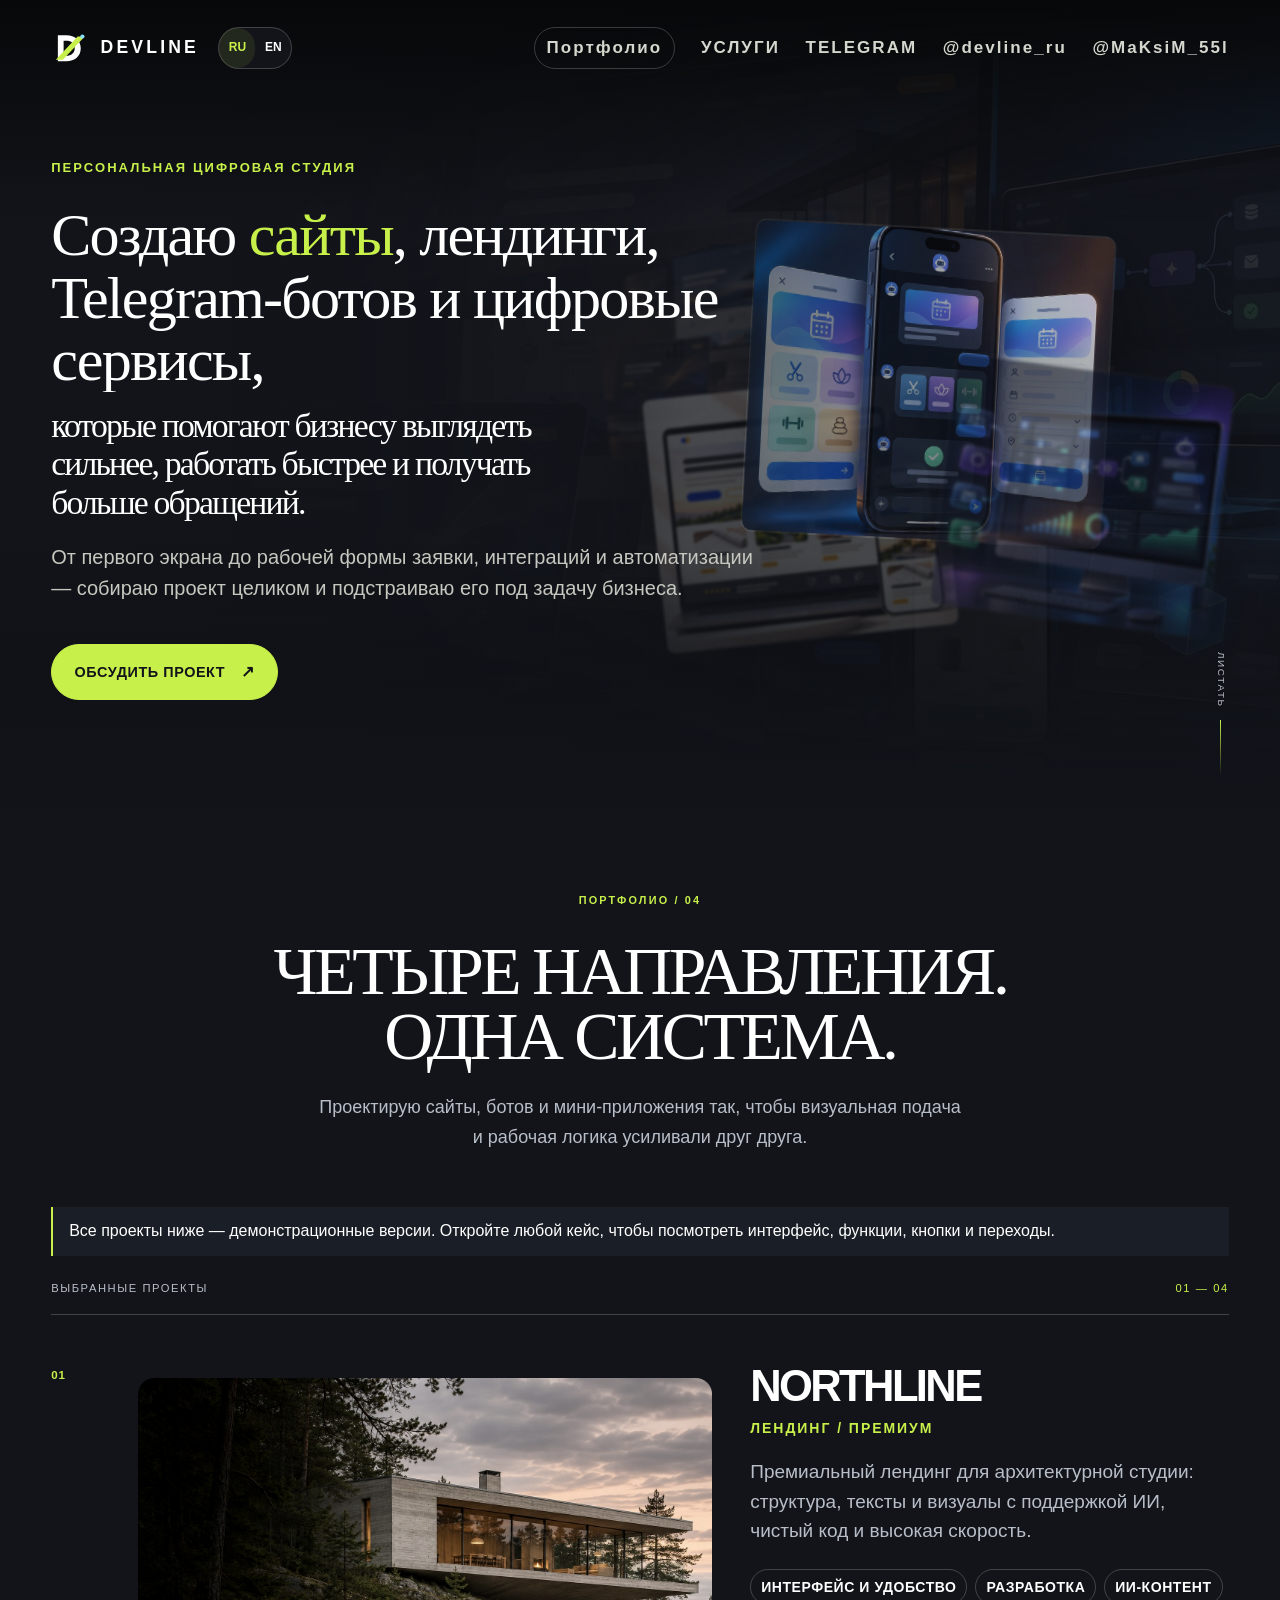
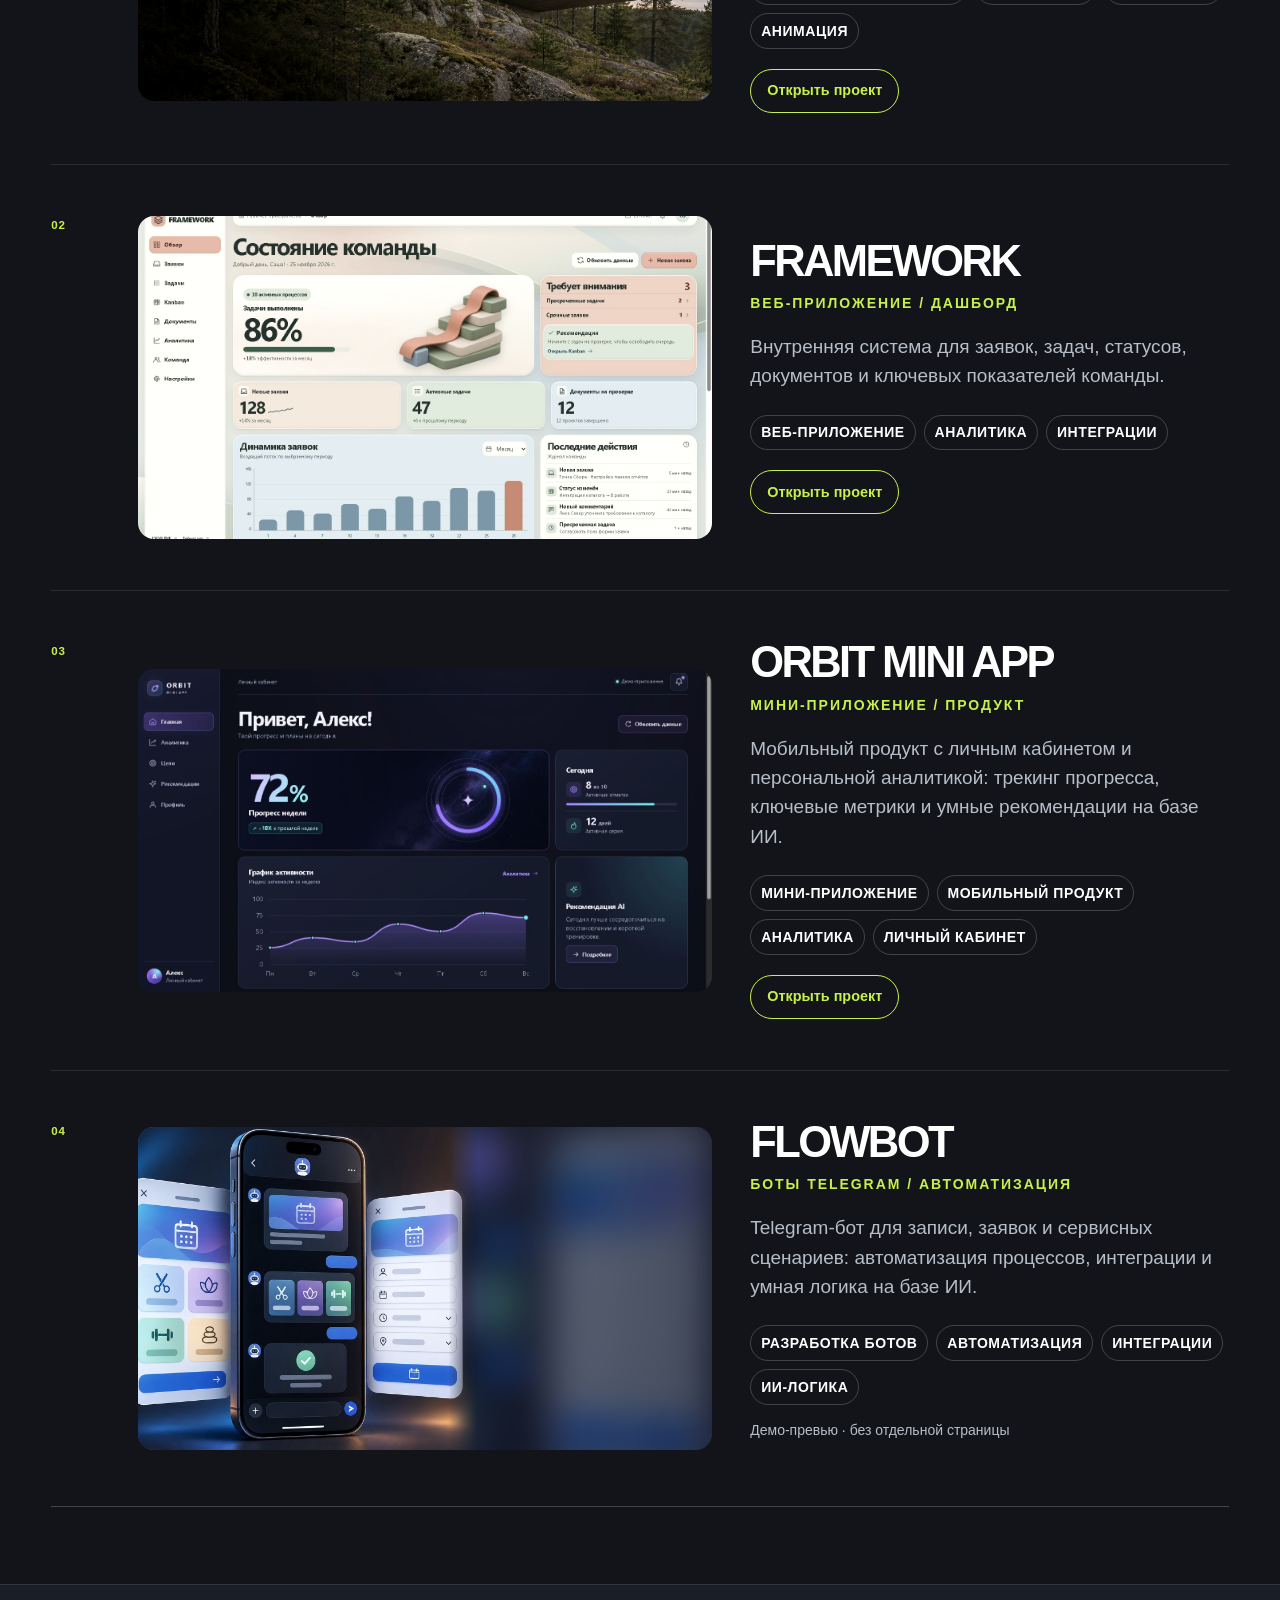
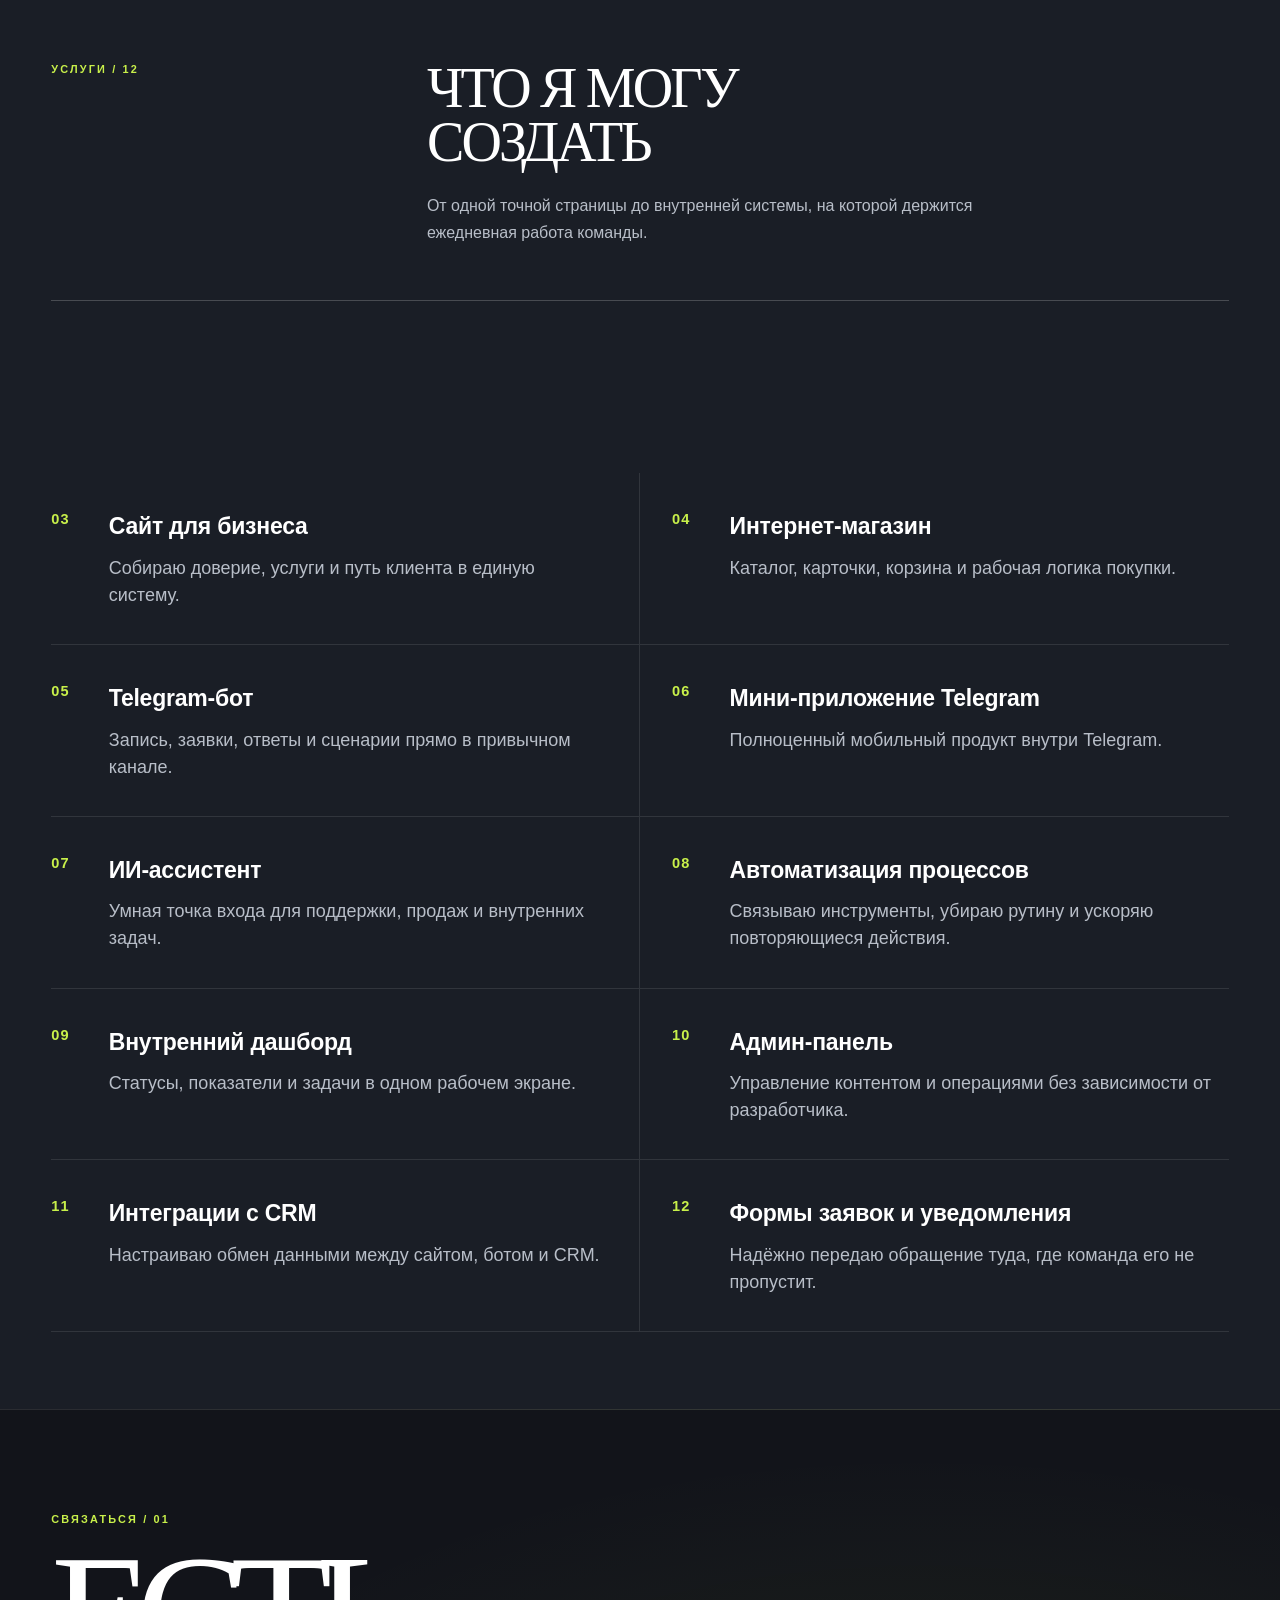
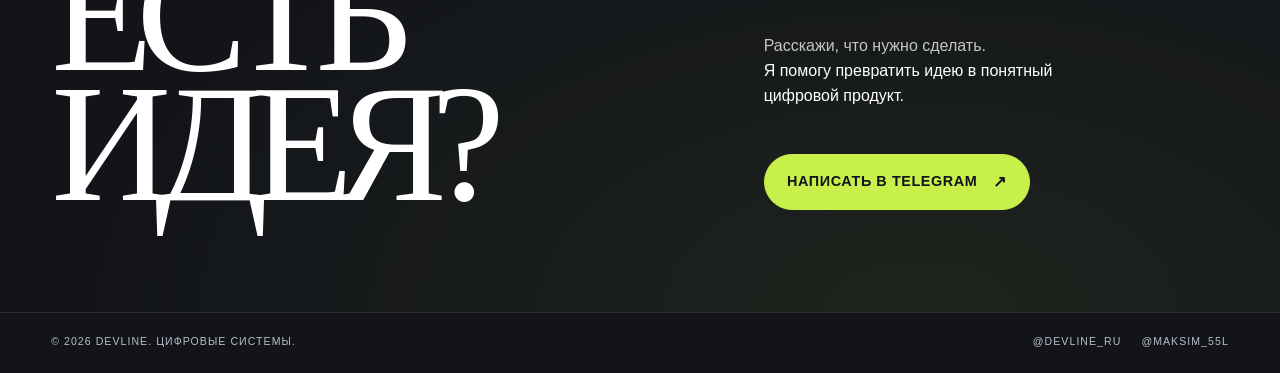
<file: index.html>
<!doctype html>
<html lang="ru">
  <head>
    <meta charset="utf-8">
    <meta name="viewport" content="width=device-width, initial-scale=1">
    <meta name="theme-color" content="#12141a">
    <meta name="description" content="DEVLINE создаёт сайты, лендинги, Telegram-ботов, мини-приложения и инструменты с ИИ для бизнеса." data-en-content="DEVLINE builds websites, landing pages, Telegram bots, mini apps and AI tools for businesses.">
    <meta property="og:title" content="DEVLINE — сайты, лендинги, боты и цифровые продукты" data-en-content="DEVLINE — Websites, bots and digital products">
    <meta property="og:description" content="DEVLINE создаёт сайты, лендинги, Telegram-ботов, мини-приложения и инструменты с ИИ для бизнеса." data-en-content="DEVLINE builds websites, landing pages, Telegram bots, mini apps and AI tools for businesses.">
    <meta property="og:type" content="website">
    <meta property="og:locale" content="ru_RU" data-en-content="en_US">
    <title data-en="DEVLINE — Websites, bots and digital products">DEVLINE — сайты, лендинги, боты и цифровые продукты</title>
    <link rel="icon" href="data:image/svg+xml,%3Csvg xmlns='http://www.w3.org/2000/svg' viewBox='0 0 64 64'%3E%3Crect width='64' height='64' rx='16' fill='%23050505'/%3E%3Cpath d='M18 16h13c10 0 17 6 17 16s-7 16-17 16H18V16Zm9 8v16h4c5 0 8-3 8-8s-3-8-8-8h-4Z' fill='%23f2f1e9'/%3E%3Cpath d='M15 43h7l20-22h-8L15 43Z' fill='%23c8ff45'/%3E%3C/svg%3E">
    <style>
      :root {
        --bg: #12141a;
        --bg-soft: #1a1e26;
        --text: #ffffff;
        --muted: #b8bec8;
        --line: rgba(255, 255, 255, .1);
        --line-strong: rgba(255, 255, 255, .2);
        --lime: #c8f04a;
        --lime-soft: rgba(200, 255, 69, .12);
        --blue: #84dfff;
        --serif: 'Iowan Old Style', 'Palatino Linotype', Georgia, serif;
        --sans: Inter, Manrope, 'Segoe UI', Arial, sans-serif;
        --gutter: clamp(1.25rem, 4vw, 4.5rem);
        --max: 1440px;
        --ease: cubic-bezier(.22, 1, .36, 1);
      }

      * { box-sizing: border-box; }
      html { scroll-behavior: smooth; background: var(--bg); overflow-x: clip; }
      body {
        min-width: 320px;
        margin: 0;
        overflow-x: hidden;
        background: var(--bg);
        color: var(--text);
        font-family: var(--sans);
        font-size: 16px;
        line-height: 1.6;
        -webkit-font-smoothing: antialiased;
        text-rendering: optimizeLegibility;
      }
      ::selection { color: var(--bg); background: var(--lime); }
      a { color: inherit; text-decoration: none; }
      button, a { -webkit-tap-highlight-color: transparent; }
      button { color: inherit; font: inherit; }
      img { display: block; max-width: 100%; }
      :focus-visible { outline: 2px solid var(--lime); outline-offset: 5px; }

      .js-ready [data-entry], .js-ready [data-reveal] { opacity: 0; translate: 0 20px; }
      [data-entry="header"] { transform: translate3d(0, -12px, 0); }
      [data-entry="hero-bg"] { transform: scale(1.05); }
      .js-ready .page-ready [data-entry], .js-ready [data-reveal].is-visible { opacity: 1; translate: none; transform: none; }
      .js-ready :is([data-entry], [data-reveal]):focus-within { opacity: 1; translate: none; transform: none; transition: none; }
      .page-ready [data-entry] { transition: opacity .7s var(--ease), translate .7s var(--ease), transform .7s var(--ease); }
      .page-ready [data-entry="hero-bg"] { transition-duration: 1s; }
      [data-entry][data-delay="1"] { transition-delay: .1s; }
      [data-entry][data-delay="2"] { transition-delay: .2s; }
      [data-entry][data-delay="3"] { transition-delay: .35s; }
      [data-entry][data-delay="4"] { transition-delay: .5s; }
      [data-reveal] { transition: opacity .6s var(--ease), translate .6s var(--ease), transform .6s var(--ease); }
      .services-grid .service[data-reveal] { transition-delay: mod(var(--delay, 0s), .3s); }
      .js-ready [data-reveal="slide"] { --slide-x: -48px; translate: var(--slide-x) 0; }
      .project[data-reveal="slide"]:first-child { --slide-x: -64px; }
      .project[data-reveal="slide"]:nth-child(2) { transition-delay: .1s; }
      .project[data-reveal="slide"]:nth-child(3) { transition-delay: .2s; }
      .project[data-reveal="slide"]:nth-child(4) { transition-delay: .3s; }
      .section-heading[data-reveal] { transition-delay: .12s; }
      .entry-pending .page-ready .brand { animation: brand-in .65s var(--ease) both; }
      .hero-title-line { display: block; }
      .hero-title-line--continuation { margin-top: .45em; max-width: 34ch; font-size: .56em; line-height: 1.14; }
      .entry-pending .page-ready .hero-title-line { animation: line-in .65s var(--ease) both; animation-delay: calc(.16s + var(--line-index, 0) * .11s); }
      @keyframes brand-in { from { scale: .92; } to { scale: 1; } }
      @keyframes line-in { from { clip-path: inset(0 0 100%); translate: 0 .25em; } to { clip-path: inset(0); translate: none; } }

      .site-shell { position: relative; isolation: isolate; }
      .container { width: min(100%, var(--max)); margin: 0 auto; padding-inline: var(--gutter); }
      .eyebrow {
        margin: 0;
        color: var(--lime);
        font-size: .68rem;
        font-weight: 700;
        letter-spacing: .2em;
        line-height: 1.3;
        text-transform: uppercase;
      }

      .site-header {
        position: absolute;
        z-index: 20;
        inset: 0 0 auto;
        padding-top: 1.5rem;
      }
      .nav-wrap {
        display: flex;
        align-items: center;
        justify-content: space-between;
        gap: 2rem;
        min-height: 3rem;
      }
      .brand {
        display: inline-flex;
        align-items: center;
        gap: .7rem;
        font-size: 1.1rem;
        font-weight: 800;
        letter-spacing: .18em;
        line-height: 1;
      }
      .brand-mark { width: 2.4rem; height: 2.4rem; flex: 0 0 auto; }
      .brand-group { display: flex; align-items: center; gap: clamp(.6rem, 1.5vw, 1.25rem); }
      .language-switch { display: none; }
      .js-ready .language-switch {
        display: inline-flex;
        align-items: center;
        flex: 0 0 auto;
        border: 1px solid var(--line-strong);
        border-radius: 999px;
        background: var(--bg);
      }
      .language-switch button {
        min-width: 2.25rem;
        min-height: 2.5rem;
        padding: 0 .45rem;
        border: 0;
        border-radius: 999px;
        background: transparent;
        font-size: .75rem;
        font-weight: 700;
        cursor: pointer;
      }
      .language-switch button[aria-pressed="true"] { color: var(--lime); background: rgb(200 240 74 / .09); }
      .language-switch button:hover { color: var(--lime); }
      @media (max-width: 1050px) {
        .nav-wrap, .nav-links { gap: 1rem; }
      }
      @media (pointer: coarse) { .language-switch button { min-width: 44px; min-height: 44px; } }
      @media (max-width: 420px) {
        .hero-title-line--continuation, .hero-description { min-block-size: 4lh; }
      }
      .nav-links {
        display: flex;
        align-items: center;
        gap: clamp(1.1rem, 2vw, 2.5rem);
        color: #d5d6ce;
        font-size: 1.0625rem;
        font-weight: 700;
        letter-spacing: .12em;
      }
      .nav-links a { position: relative; }
      .nav-links a:active { color: var(--lime); }
      .nav-links a::after {
        position: absolute;
        right: 0;
        bottom: -.45rem;
        left: 0;
        height: 1px;
        background: var(--lime);
        content: '';
        transform: scaleX(0);
        transform-origin: right;
        transition: transform .25s ease;
      }
      .nav-links a:is(:hover, :focus-visible, [aria-current]) { color: var(--lime); }
      .nav-links a:is(:hover, :focus-visible, [aria-current])::after { transform: scaleX(1); transform-origin: left; }
      .menu-toggle {
        display: none;
        width: 2.9rem;
        height: 2.9rem;
        padding: .72rem;
        border: 1px solid var(--line-strong);
        border-radius: 50%;
        background: rgba(18, 20, 26, .72);
        cursor: pointer;
      }
      .menu-toggle span { display: block; height: 1px; margin: .34rem 0; background: var(--text); transition: transform .25s ease, opacity .25s ease; }
      .menu-toggle[aria-expanded="true"] span:first-child { transform: translateY(.22rem) rotate(45deg); }
      .menu-toggle[aria-expanded="true"] span:last-child { transform: translateY(-.22rem) rotate(-45deg); }

      .hero {
        position: relative;
        display: flex;
        min-height: min(51rem, 100svh);
        align-items: center;
        overflow: hidden;
        background: var(--bg);
      }
      .hero-slideshow { position: absolute; z-index: 0; inset: 0; overflow: hidden; }
      .hero-slide { position: absolute; inset: 0; margin: 0; opacity: 0; transition: opacity 1.2s var(--ease); }
      .hero-slide.is-active { opacity: .11; }
      .hero-slide img { width: 100%; height: 100%; object-fit: cover; filter: saturate(.9) contrast(1.02) brightness(1.08); transform: scale(1); }
      .entry-pending .page-ready .hero-cards { animation: cards-in 1s var(--ease) both; }
      @keyframes cards-in { from { opacity: 0; translate: 26px 16px; scale: .94; } to { opacity: 1; translate: none; scale: 1; } }
      .hero::before {
        position: absolute;
        z-index: 2;
        inset: 0;
        background: linear-gradient(180deg, #070809 0%, transparent 27%, transparent 66%, #0a0c10 100%), linear-gradient(90deg, #12141a 8%, rgba(18,20,26,.97) 28%, rgba(18,20,26,.78) 48%, transparent 85%);
        pointer-events: none;
        content: '';
      }
      .hero::after {
        position: absolute;
        z-index: 3;
        right: 0;
        bottom: 0;
        left: 0;
        height: 32%;
        background: linear-gradient(transparent, var(--bg));
        pointer-events: none;
        content: '';
      }
      .hero-canvas {
        position: absolute;
        z-index: 1;
        inset: 7rem 0 4rem 39%;
        perspective: 1200px;
        transform-style: preserve-3d;
        pointer-events: none;
      }
      .hero-cards {
        position: absolute;
        inset: 0;
        display: flex;
        align-items: center;
        justify-content: center;
        transform-style: preserve-3d;
      }
      .hero-card {
        position: absolute;
        width: clamp(14rem, 27vw, 24rem);
        aspect-ratio: 1.16 / 1;
        overflow: hidden;
        border: 1px solid rgba(242, 241, 233, .18);
        border-radius: .65rem;
        box-shadow: 0 2rem 6rem rgba(0, 0, 0, .5);
        opacity: calc(var(--card-opacity, .72) - var(--scroll-dim, 0));
        --orbit-tilt: 0deg;
        --scroll-x: 0px;
        --scroll-y: 0px;
        transition: transform .65s var(--ease), opacity .65s var(--ease);
      }
      .hero-card::after {
        position: absolute;
        inset: 0;
        background: linear-gradient(140deg, rgba(18, 20, 26, .02), rgba(18, 20, 26, .32));
        content: '';
      }
      .hero-card img { width: 100%; height: 100%; object-fit: cover; filter: saturate(.95) contrast(1.02) brightness(1.08); }
      .hero-card { transform: translate3d(calc(var(--x) + var(--scroll-x)), calc(var(--y) + var(--scroll-y)), var(--z)) rotateY(var(--rot)) rotateZ(calc(var(--tilt) + var(--orbit-tilt))) scale(calc(var(--scale) + var(--scroll-scale, 0))); }
      .hero-card:nth-child(1) { --x: -13vw; --y: -6rem; --z: -160px; --rot: 16deg; --tilt: -6deg; --scale: .75; --card-opacity: .4; filter: blur(2px) brightness(.8); }
      .hero-card:nth-child(2) { --x: -7vw; --y: 5rem; --z: -45px; --rot: 9deg; --tilt: -6deg; --scale: .86; filter: blur(1px); }
      .hero-card:nth-child(3) { --x: 3vw; --y: -3rem; --z: 35px; --rot: -7deg; --tilt: 3deg; --scale: 1.05; --card-opacity: .92; }
      .hero-card:nth-child(4) { --x: 15vw; --y: 4rem; --z: -110px; --rot: -18deg; --tilt: 7deg; --scale: .85; --card-opacity: .55; filter: blur(2px) brightness(.75); }
      .hero.is-resting .hero-card:nth-child(3) img { animation: card-rest 9s ease-in-out infinite; }
      @keyframes card-rest { 50% { scale: 1.035; } }
      .hero-card.is-broken, .hero-slide.is-broken { opacity: 0; }

      .hero-content {
        position: relative;
        z-index: 5;
        width: min(100%, 1280px);
        padding-block: 7.75rem 5rem;
      }
      .hero-copy { width: min(100%, 790px); }
      .hero h1 {
        max-width: 790px;
        margin: 1.7rem 0 1.25rem;
        color: var(--text);
        font-family: var(--serif);
        font-size: clamp(2.5rem, 4.7vw, 4.75rem);
        font-weight: 400;
        letter-spacing: -.03em;
        line-height: 1.04;
        text-wrap: pretty;
      }
      .hero h1 em { color: var(--lime); font-style: normal; }
      .hero-label { font-size: .8125rem; letter-spacing: .16em; }
      .hero-description {
        max-width: 65ch;
        margin: 0;
        color: #c6c7bf;
        font-size: 1.25rem;
        line-height: 1.55;
      }
      .hero-description + .hero-description { max-width: 65ch; margin-top: .8rem; color: var(--muted); font-size: 1rem; }
      .button {
        display: inline-flex;
        min-height: 3.5rem;
        align-items: center;
        justify-content: center;
        gap: 1rem;
        margin-top: 2.5rem;
        padding: .8rem 1.4rem;
        border: 1px solid var(--lime);
        border-radius: 999px;
        background: var(--lime);
        color: var(--bg);
        font-size: .9rem;
        font-weight: 800;
        letter-spacing: .04em;
        transition: translate .2s var(--ease);
      }
      .button::after { content: '↗'; font-size: 1rem; letter-spacing: 0; }
      .button::after { transition: translate .2s var(--ease); }
      .button:hover, .button:focus-visible { translate: 0 -2px; filter: brightness(1.06); box-shadow: 0 4px 14px rgba(200,240,74,.18); }
      .button:hover::after { translate: 3px 0; }
      .button:active { translate: 0 1px; }
      .scroll-cue {
        position: absolute;
        z-index: 6;
        right: var(--gutter);
        bottom: 2.5rem;
        display: flex;
        align-items: center;
        gap: .8rem;
        color: var(--muted);
        font-size: .62rem;
        letter-spacing: .16em;
        text-transform: uppercase;
        writing-mode: vertical-rl;
      }
      .scroll-cue::after { width: 1px; height: 3.5rem; background: linear-gradient(var(--lime), transparent); content: ''; }

      .section { position: relative; padding-block: clamp(3.5rem, 6vw, 6rem); }
      .section + .section { border-top: 1px solid var(--line); }
      .section-heading { display: grid; grid-template-columns: minmax(12rem, .6fr) 1.4fr; gap: 2rem; align-items: end; margin-bottom: clamp(3rem, 7vw, 7rem); }
      .section-heading > * { min-width: 0; }
      .section-heading h2 { max-width: 14ch; margin: 0; font-family: var(--serif); font-size: clamp(2rem, 5vw, 3.5rem); font-weight: 400; letter-spacing: -.05em; line-height: .96; text-wrap: balance; }
      .section-heading h2 + .heading-note { margin-top: 1.5rem; }
      .section-heading .heading-note { max-width: 65ch; margin: 0 0 .2rem; color: var(--muted); font-size: 1rem; line-height: 1.65; }
      .portfolio-section .section-heading { display: flex; flex-direction: column; align-items: center; text-align: center; }
      .portfolio-section .section-heading > div { display: flex; flex-direction: column; align-items: center; }
      .portfolio-section .container { width: min(100%, 1600px); }
      .portfolio-section .section-heading { margin-bottom: clamp(2rem, 4vw, 4rem); }
      .portfolio-section .section-heading h2 { max-width: 22ch; font-size: clamp(2rem, 5.3vw, 5rem); }
      .portfolio-section .heading-note { font-size: 1.125rem; }
      .portfolio-section .section-heading .heading-note { margin-inline: auto; }

      .portfolio-intro { display: flex; align-items: baseline; justify-content: space-between; gap: 2rem; padding-bottom: 1rem; border-bottom: 1px solid var(--line-strong); color: var(--muted); font-size: .7rem; letter-spacing: .14em; text-transform: uppercase; }
      .portfolio-intro span:last-child { color: var(--lime); }
      .portfolio-notice { margin: 0 0 1.5rem; padding: .75rem 1rem; border-inline-start: 2px solid var(--lime); background: var(--bg-soft); color: var(--text); font-size: 1rem; line-height: 1.55; }
      .project-status { color: var(--muted); font-size: .875rem; }
      .nav-links .nav-portfolio { border: 1px solid var(--line-strong); border-radius: 999px; padding: .4rem .75rem; }
      .portfolio-section { scroll-margin-top: 1.5rem; }
      @media (min-width: 851px) and (max-width: 1100px) {
        .nav-wrap .nav-links { gap: .7rem; letter-spacing: .04em; font-size: .875rem; }
      }
      .project-list { border-bottom: 1px solid var(--line-strong); }
      .project {
        display: grid;
        grid-template-columns: 3rem minmax(0, 1.2fr) minmax(0, 1fr);
        gap: clamp(1.2rem, 3vw, 4rem);
        align-items: stretch;
        padding-block: clamp(2rem, 4vw, 3.5rem);
        border-bottom: 1px solid var(--line);
      }
      .project:last-child { border-bottom: 0; }
      .project-number { align-self: start; color: var(--lime); font-size: .72rem; font-weight: 700; letter-spacing: .08em; }
      .project-media { position: relative; align-self: center; width: 100%; aspect-ratio: 16 / 9; min-width: 0; min-height: 0; overflow: hidden; border-radius: 16px; background: var(--bg-soft); }
      .project-media img {
        width: 100%;
        height: 100%;
        object-fit: cover;
        filter: saturate(.72) contrast(1.05);
        transform: translateX(calc(var(--crop-x, 0%) + var(--hover-x, 0%))) scale(calc(var(--crop-scale, 1) * var(--hover-scale, 1)));
        transition: transform .8s var(--ease);
      }
      .project-media--flowbot { isolation: isolate; }
      .project-media--flowbot::before {
        position: absolute;
        z-index: -1;
        inset: -1.5rem;
        background: linear-gradient(90deg, rgb(11 19 37 / .3), rgb(11 19 37 / .76)), url('assets/portfolio/bg-03.jpg') right center / cover;
        filter: blur(18px);
        content: '';
      }
      .project-media--flowbot img {
        --crop-x: -8%;
        --crop-scale: 1.12;
        position: absolute;
        inset: 0 auto auto 4%;
        width: auto;
        max-width: none;
        aspect-ratio: 1;
        object-fit: contain;
        object-position: left center;
        mask-image: linear-gradient(90deg, transparent, #000 6%, #000 92%, transparent);
      }
      .project-media--orbit img { filter: none; }
      .project-media::after { position: absolute; inset: auto 0 0; height: 2px; background: var(--lime); content: ''; transform: scaleX(0); transform-origin: left; transition: transform .4s var(--ease); }
      @media (hover: hover) {
        .js-ready .project.is-visible:hover { transform: translateY(-3px); }
        .project:hover .project-media img { --hover-x: 1%; --hover-scale: 1.035; filter: saturate(.95) contrast(1.05); }
        .project:hover .project-media::after { transform: scaleX(1); }
      }
      .project-media.is-broken img { visibility: hidden; }
      .project-media.is-broken::before { position: absolute; z-index: auto; inset: 0; display: grid; place-items: center; background: var(--bg-soft); filter: none; color: var(--muted); content: 'Изображение недоступно'; }
      html[lang="en"] .project-media.is-broken::before { content: 'Image unavailable'; }
      .project-content { display: flex; flex-direction: column; justify-content: center; min-width: 0; }
      .project h3 { margin: 0; font-family: var(--sans); font-size: clamp(2rem, 3.4vw, 4rem); font-weight: 800; letter-spacing: -.06em; line-height: .94; }
      .project-category { margin: .65rem 0 0; color: var(--lime); font-size: .875rem; font-weight: 700; letter-spacing: .14em; text-transform: uppercase; }
      .project-description { max-width: 54ch; margin: 1.1rem 0 0; color: var(--muted); font-size: 1.1875rem; line-height: 1.55; }
      .project-tags { display: flex; flex-wrap: wrap; gap: .5rem; margin: 1.5rem 0 0; padding: 0; list-style: none; }
      .project-tags li { padding: .35rem .62rem; border: 1px solid var(--line-strong); border-radius: 999px; color: var(--text); font-size: .875rem; font-weight: 700; letter-spacing: .04em; text-transform: uppercase; }
      .project--northline, .project--orbit, .project--framework { position: relative; }
      .project-open {
        display: inline-flex; align-self: flex-start; align-items: center; min-height: 44px;
        margin-top: 1.25rem; padding: .55rem 1rem; border: 1px solid var(--lime);
        border-radius: 999px; color: var(--lime); font-size: .9rem; font-weight: 800;
      }
      .project-open::after { position: absolute; inset: 0; content: ''; }
      .project-open:is(:hover, :focus-visible) { background: var(--lime); color: var(--bg); }

      .services-section { background: var(--bg-soft); }
      .services-section .section-heading { align-items: start; margin-bottom: clamp(2rem, 4vw, 4rem); }
      .services-grid { display: grid; grid-template-columns: repeat(2, minmax(0, 1fr)); border-top: 1px solid var(--line-strong); }
      .service {
        display: grid;
        grid-template-columns: 2.6rem minmax(0, 1fr);
        gap: 1rem;
        min-height: 9rem;
        padding: 2.2rem 1rem 2.2rem 0;
        border-bottom: 1px solid var(--line);
      }
      .service:nth-child(odd) { border-right: 1px solid var(--line); padding-right: 2rem; }
      .service:nth-child(even) { padding-left: 2rem; }
      .service-index { color: var(--lime); font-size: .91rem; font-weight: 700; letter-spacing: .08em; }
      .service h3 { margin: 0 0 .6rem; font-size: 1.4375rem; font-weight: 650; letter-spacing: -.01em; }
      .service p { max-width: 65ch; margin: 0; color: var(--muted); font-size: 1.125rem; line-height: 1.5; }
      @media (hover: hover) { .service:hover { background-color: rgb(255 255 255 / .045); } }

      .contact-section { padding-block: clamp(4rem, 8vw, 8rem); background: radial-gradient(ellipse at 72% 100%, rgb(200 240 74 / .07), transparent 65%); }
      .contact-layout { display: grid; grid-template-columns: 1fr .7fr; gap: 3rem; align-items: end; }
      .contact-title { max-width: 8ch; margin: 1.5rem 0 0; font-family: var(--serif); font-size: clamp(4.5rem, 13vw, 13rem); font-weight: 400; letter-spacing: -.1em; line-height: .78; }
      .contact-copy { max-width: 22rem; margin: 0 0 .35rem; color: #c6c7bf; font-size: 1rem; line-height: 1.55; }
      .contact-copy strong { color: var(--text); font-weight: 500; }

      .site-footer { padding-block: 1.2rem 1.5rem; border-top: 1px solid var(--line); color: var(--muted); font-size: .66rem; letter-spacing: .1em; text-transform: uppercase; }
      .footer-row { display: flex; align-items: center; justify-content: space-between; gap: 1.5rem; }
      .footer-row p { margin: 0; }
      .footer-links { display: flex; gap: 1.25rem; }
      .footer-links a:hover { color: var(--lime); }

      @media (prefers-reduced-motion: reduce) {
        *, *::before, *::after { scroll-behavior: auto !important; animation: none !important; transition: none !important; }
        .hero-card { transition: none; }
        .hero-slide { transition: none; }
        [data-entry], [data-reveal] { opacity: 1 !important; transform: none !important; translate: none !important; }
      }
      @media (max-width: 850px) {
        .site-header { padding-top: 1rem; }
        .nav-wrap { min-height: 2.8rem; }
        .js-ready .menu-toggle { display: block; position: relative; z-index: 2; }
        html:not(.js-ready) .nav-wrap { flex-wrap: wrap; gap: .75rem; }
        html:not(.js-ready) .nav-links { flex-wrap: wrap; gap: .5rem 1rem; }
        .js-ready .nav-links {
          position: fixed;
          z-index: 1;
          inset: 4.5rem var(--gutter) auto;
          display: flex;
          flex-direction: column;
          align-items: flex-start;
          justify-content: center;
          gap: .4rem;
          padding: 1.5rem;
          max-height: calc(100svh - 5rem);
          overflow-y: auto;
          border: 1px solid var(--line);
          border-radius: 12px;
          background: rgba(18, 20, 26, .96);
          backdrop-filter: blur(1rem);
          opacity: 0;
          visibility: hidden;
          pointer-events: none;
          transform: translateY(-1rem);
          transition: opacity .25s ease, transform .25s ease, visibility 0s linear .25s;
        }
        .js-ready .nav-links.is-open { opacity: 1; visibility: visible; pointer-events: auto; transform: translateY(0); transition-delay: 0s; }
        .js-ready .nav-links a { display: flex; align-items: center; min-height: 44px; font-size: 1.125rem; }
        .hero { min-height: 40rem; }
        .hero-canvas { inset: 9rem -10vw 6rem 34%; }
        .hero-card { width: clamp(11rem, 36vw, 17rem); }
        .hero-card:nth-child(1) { --x: -34vw; --y: 4rem; --z: -140px; }
        .hero-card:nth-child(2) { --x: -19vw; --y: -2rem; --z: -28px; }
        .hero-card:nth-child(3) { --x: 19vw; --y: -2rem; --z: -28px; }
        .hero-card:nth-child(4) { --x: 34vw; --y: 4rem; --z: -140px; }
        .section-heading { grid-template-columns: 1fr; gap: 1.5rem; }
        .section-heading h2 { max-width: 100%; }
        .project { grid-template-columns: 2.5rem minmax(0, 1.15fr) minmax(0, 1fr); }
        .contact-layout { grid-template-columns: 1fr .85fr; }
      }
      @media (max-width: 600px) {
        :root { --gutter: 1.15rem; }
        .brand { font-size: .98rem; }
        .hero { min-height: 0; align-items: flex-start; }
        .hero::before { background: linear-gradient(180deg, #070809 0%, rgba(18,20,26,.76) 30%, #12141a 82%); }
        .hero-canvas { inset: 4rem -1rem auto 25%; height: 15rem; }
        .hero-card { width: 11.5rem; opacity: .6; }
        .hero-card:nth-child(1) { --x: -50vw; --y: 6rem; --z: -170px; --rot: 28deg; --scale: .7; }
        .hero-card:nth-child(2) { --x: -25vw; --y: -1rem; --z: -20px; --rot: 13deg; --scale: .86; }
        .hero-card:nth-child(3) { --x: 25vw; --y: -1rem; --z: -20px; --rot: -13deg; --scale: .86; }
        .hero-card:nth-child(4) { --x: 50vw; --y: 6rem; --z: -170px; --rot: -28deg; --scale: .7; }
        .hero-content { padding-block: 7.5rem 3rem; }
        .menu-toggle { margin-left: auto; }
        .hero h1 { max-width: 100%; margin-top: 1.15rem; font-size: clamp(2rem, 7.4vw, 2.7rem); line-height: 1.08; }
        .hero-label { font-size: .75rem; }
        .hero-description { font-size: 1.0625rem; }
        .hero-title-line--continuation { font-size: .72em; }
        .hero-description + .hero-description { font-size: .8rem; }
        .button { width: auto; margin-top: 2rem; }
        .js-ready [data-reveal="slide"], .project[data-reveal="slide"]:first-child { --slide-x: -24px; }
        .scroll-cue { display: none; }
        .section { padding-block: 3.5rem; }
        .section-heading { margin-bottom: 3.5rem; }
        .section-heading h2 { font-size: clamp(2.7rem, 14vw, 4.8rem); }
        .portfolio-intro { font-size: .58rem; }
        .project { grid-template-columns: minmax(0, 1fr); gap: .9rem; align-items: start; }
        .project-media { width: 100%; aspect-ratio: auto; }
        .project-media img { height: auto; }
        .project-media--flowbot:not(.is-broken)::before { content: none; }
        .project-media--flowbot img { position: static; width: 100%; mask-image: none; transform-origin: 25% center; }
        .project-description { font-size: 1.125rem; }
        .project-category, .project-tags li { font-size: .8125rem; }
        .project h3 { font-size: 2.25rem; }
        .services-grid { display: block; }
        .service h3 { font-size: 1.25rem; }
        .service p { font-size: 1.0625rem; }
        .service, .service:nth-child(odd), .service:nth-child(even) { grid-template-columns: 2.2rem 1fr; min-height: auto; padding: 1.45rem 0; border-right: 0; }
        .contact-layout { display: block; }
        .contact-title { margin-bottom: 2rem; font-size: clamp(3.5rem, 16vw, 6rem); }
        .contact-copy { font-size: .9rem; }
        .footer-row { align-items: flex-start; flex-direction: column; }
      }
    </style>
  </head>
  <body>
    <div class="site-shell">
      <header class="site-header" aria-label="Основная навигация" data-en-aria-label="Primary navigation" data-entry="header">
        <div class="container nav-wrap">
          <div class="brand-group">
          <a class="brand" href="#top" aria-label="DEVLINE — на главную" data-en-aria-label="DEVLINE — Home">
            <svg class="brand-mark" viewBox="0 0 28 28" aria-hidden="true" focusable="false">
              <path d="M5 4.5h6.3c6.1 0 10.4 3.7 10.4 9.5s-4.3 9.5-10.4 9.5H5V4.5Zm4.2 4v11h2c3.5 0 6.1-1.9 6.1-5.5s-2.6-5.5-6.1-5.5h-2Z" fill="currentColor"/>
              <path d="M3.5 22.5h5.1l16-17h-5.2l-15.9 17Z" fill="var(--lime)"/>
              <circle cx="22.9" cy="5.5" r="1.5" fill="var(--blue)"/>
            </svg>
            <span>DEVLINE</span>
          </a>
            <div class="language-switch" role="group" aria-label="Язык сайта" data-en-aria-label="Website language">
              <button type="button" data-language="ru" aria-pressed="true" aria-label="Русский" data-en-aria-label="Russian">RU</button>
              <button type="button" data-language="en" aria-pressed="false" aria-label="Английский" data-en-aria-label="English">EN</button>
            </div>
          </div>
          <button class="menu-toggle" type="button" aria-label="Открыть меню" aria-expanded="false" aria-controls="main-menu">
            <span></span><span></span>
          </button>
          <nav id="main-menu" class="nav-links" aria-label="Разделы сайта" data-en-aria-label="Site sections">
            <a class="nav-portfolio" href="#projects" data-en="Portfolio">Портфолио</a>
            <a href="#services" data-en="SERVICES">УСЛУГИ</a>
            <a href="https://t.me/devline_ru" target="_blank" rel="noreferrer">TELEGRAM</a>
            <a href="https://t.me/devline_ru" target="_blank" rel="noreferrer">@devline_ru</a>
            <a href="https://t.me/MaKsiM_55l" target="_blank" rel="noreferrer">@MaKsiM_55l</a>
          </nav>
        </div>
      </header>

      <main id="top">
        <section class="hero" aria-labelledby="hero-title">
          <div class="hero-slideshow" aria-hidden="true" data-entry="hero-bg">
            <figure class="hero-slide is-active"><img src="assets/portfolio/bg-01.jpg" alt="" width="1536" height="1024"></figure>
            <figure class="hero-slide"><img src="assets/portfolio/bg-02.jpg" alt="" width="1536" height="1024"></figure>
            <figure class="hero-slide"><img src="assets/portfolio/bg-03.jpg" alt="" width="1536" height="1024"></figure>
            <figure class="hero-slide"><img src="assets/portfolio/bg-04.jpg" alt="" width="1536" height="1024"></figure>
          </div>
          <div class="hero-canvas" aria-hidden="true">
            <div class="hero-cards">
              <figure class="hero-card"><img src="assets/portfolio/bg-01.jpg" alt="" width="1536" height="1024"></figure>
              <figure class="hero-card"><img src="assets/portfolio/bg-02.jpg" alt="" width="1536" height="1024"></figure>
              <figure class="hero-card"><img src="assets/portfolio/bg-03.jpg" alt="" width="1536" height="1024"></figure>
              <figure class="hero-card"><img src="assets/portfolio/bg-04.jpg" alt="" width="1536" height="1024"></figure>
            </div>
          </div>
          <div class="container hero-content">
            <div class="hero-copy">
              <p class="eyebrow hero-label" data-entry="hero-eyebrow" data-delay="1" data-en="INDEPENDENT DIGITAL STUDIO">ПЕРСОНАЛЬНАЯ ЦИФРОВАЯ СТУДИЯ</p>
              <h1 id="hero-title" data-entry="hero-title" data-delay="2">
                <span class="hero-title-line"><span data-en="I build ">Создаю </span><em data-en="websites">сайты</em><span data-en=",">, лендинги,</span></span>
                <span class="hero-title-line" style="--line-index:1" data-en="landing pages, Telegram bots and digital tools,">Telegram-ботов и цифровые сервисы,</span>
                <span class="hero-title-line hero-title-line--continuation" style="--line-index:2" data-en="so businesses can make a stronger impression, work faster and get more inquiries.">которые помогают бизнесу выглядеть сильнее, работать быстрее и получать больше обращений.</span>
              </h1>
              <p class="hero-description" data-entry="hero-description" data-delay="3" data-en="From the first screen to live forms, integrations and automation, I build the entire project around your business needs.">От первого экрана до рабочей формы заявки, интеграций и автоматизации — собираю проект целиком и подстраиваю его под задачу бизнеса.</p>
              <a class="button" href="https://t.me/MaKsiM_55l" target="_blank" rel="noreferrer" data-entry="hero-button" data-delay="4" data-en="DISCUSS A PROJECT">ОБСУДИТЬ ПРОЕКТ</a>
            </div>
          </div>
          <div class="scroll-cue" aria-hidden="true"><span data-en="Scroll">Листать</span></div>
        </section>

        <section class="section portfolio-section" id="projects" aria-labelledby="portfolio-title" tabindex="-1">
          <div class="container">
            <div class="section-heading" data-reveal>
              <p class="eyebrow" data-en="Portfolio / 04">Портфолио / 04</p>
              <div>
                <h2 id="portfolio-title"><span data-en="FOUR SPECIALTIES.">ЧЕТЫРЕ НАПРАВЛЕНИЯ.</span><br><span data-en="ONE SYSTEM.">ОДНА СИСТЕМА.</span></h2>
                <p class="heading-note" data-en="I design websites, bots and mini apps that pair a clear visual identity with functionality that supports it.">Проектирую сайты, ботов и мини-приложения так, чтобы визуальная подача и рабочая логика усиливали друг друга.</p>
              </div>
            </div>
            <p class="portfolio-notice" data-en="All projects below are demonstration versions. Open any case to explore the interface, features, buttons, and navigation.">Все проекты ниже — демонстрационные версии. Откройте любой кейс, чтобы посмотреть интерфейс, функции, кнопки и переходы.</p>
            <div class="portfolio-intro"><span data-en="Selected projects">Выбранные проекты</span><span>01 — 04</span></div>
            <div class="project-list">
              <article class="project project--northline" data-reveal="slide">
                <span class="project-number">01</span>
                <div class="project-media"><img src="projects/northline/assets/hero.jpg" alt="Бетонный дом на первом экране NORTHLINE" data-en-alt="Concrete house on the NORTHLINE homepage" width="1536" height="1024" loading="lazy"></div>
                <div class="project-content">
                  <h3>NORTHLINE</h3><p class="project-category" data-en="LANDING PAGE / PREMIUM">ЛЕНДИНГ / ПРЕМИУМ</p><p class="project-description" data-en="A premium landing page for an architecture studio, with AI-assisted structure, copy and imagery, clean code and fast loading.">Премиальный лендинг для архитектурной студии: структура, тексты и визуалы с поддержкой ИИ, чистый код и высокая скорость.</p><ul class="project-tags" aria-label="Технологии и услуги проекта" data-en-aria-label="Project technologies and services"><li data-en="UX/UI">ИНТЕРФЕЙС И УДОБСТВО</li><li data-en="DEVELOPMENT">РАЗРАБОТКА</li><li data-en="AI CONTENT">ИИ-КОНТЕНТ</li><li data-en="MOTION">АНИМАЦИЯ</li></ul>
                  <a class="project-open" href="projects/northline/index.html" aria-label="Открыть проект NORTHLINE" data-en-aria-label="Open the NORTHLINE project" data-en="Open project">Открыть проект</a>
                </div>
              </article>
              <article class="project project--framework" data-reveal="slide">
                <span class="project-number">02</span>
                <div class="project-media"><img src="projects/framework/assets/preview.jpg" alt="Светлый дашборд FRAMEWORK с матовой 3D-композицией" data-en-alt="Light FRAMEWORK dashboard with a matte 3D sculpture" width="1440" height="900" loading="lazy"></div>
                <div class="project-content">
                  <h3>FRAMEWORK</h3>
                  <p class="project-category" data-en="WEB APP / DASHBOARD">ВЕБ-ПРИЛОЖЕНИЕ / ДАШБОРД</p>
                  <p class="project-description" data-en="An internal system that brings requests, tasks, statuses, documents and team metrics together.">Внутренняя система для заявок, задач, статусов, документов и ключевых показателей команды.</p>
                  <ul class="project-tags" aria-label="Технологии и услуги проекта" data-en-aria-label="Project technologies and services"><li data-en="WEB APP">ВЕБ-ПРИЛОЖЕНИЕ</li><li data-en="ANALYTICS">АНАЛИТИКА</li><li data-en="INTEGRATIONS">ИНТЕГРАЦИИ</li></ul>
                  <a class="project-open" href="projects/framework/index.html" aria-label="Открыть проект FRAMEWORK" data-en-aria-label="Open the FRAMEWORK project" data-en="Open project">Открыть проект</a>
                </div>
              </article>
              <article class="project project--orbit" data-reveal="slide">
                <span class="project-number">03</span>
                <div class="project-media project-media--orbit"><img src="projects/orbit/assets/preview.jpg" alt="Мобильный продукт ORBIT MINI APP" data-en-alt="ORBIT MINI APP mobile product" width="1440" height="810" loading="lazy"></div>
                <div class="project-content"><h3>ORBIT MINI APP</h3><p class="project-category" data-en="MINI APP / PRODUCT">МИНИ-ПРИЛОЖЕНИЕ / ПРОДУКТ</p><p class="project-description" data-en="A mobile product with a personal dashboard, progress tracking, key metrics and AI-powered recommendations.">Мобильный продукт с личным кабинетом и персональной аналитикой: трекинг прогресса, ключевые метрики и умные рекомендации на базе ИИ.</p><ul class="project-tags" aria-label="Технологии и услуги проекта" data-en-aria-label="Project technologies and services"><li data-en="MINI APP">МИНИ-ПРИЛОЖЕНИЕ</li><li data-en="MOBILE PRODUCT">МОБИЛЬНЫЙ ПРОДУКТ</li><li data-en="ANALYTICS">АНАЛИТИКА</li><li data-en="USER ACCOUNT">ЛИЧНЫЙ КАБИНЕТ</li></ul>
                  <a class="project-open" href="projects/orbit/index.html" aria-label="Открыть проект ORBIT MINI APP" data-en-aria-label="Open the ORBIT MINI APP project" data-en="Open project">Открыть проект</a>
                </div>
              </article>
              <article class="project" data-reveal="slide">
                <span class="project-number">04</span>
                <div class="project-media project-media--flowbot"><img src="assets/portfolio/bg-03.jpg" alt="Telegram-бот FLOWBOT" data-en-alt="FLOWBOT Telegram bot" width="1254" height="1254" loading="lazy"></div>
                <div class="project-content"><h3>FLOWBOT</h3><p class="project-category" data-en="TELEGRAM BOTS / AUTOMATION">БОТЫ TELEGRAM / АВТОМАТИЗАЦИЯ</p><p class="project-description" data-en="A Telegram bot for bookings, inquiries and service workflows, with automation, integrations and AI-powered logic.">Telegram-бот для записи, заявок и сервисных сценариев: автоматизация процессов, интеграции и умная логика на базе ИИ.</p><ul class="project-tags" aria-label="Технологии и услуги проекта" data-en-aria-label="Project technologies and services"><li data-en="BOT DEVELOPMENT">РАЗРАБОТКА БОТОВ</li><li data-en="AUTOMATION">АВТОМАТИЗАЦИЯ</li><li data-en="INTEGRATIONS">ИНТЕГРАЦИИ</li><li data-en="AI LOGIC">ИИ-ЛОГИКА</li></ul><p class="project-status" data-en="Demo preview · no separate page">Демо-превью · без отдельной страницы</p></div>
              </article>
            </div>
          </div>
        </section>

        <section class="section services-section" id="services" aria-labelledby="services-title" tabindex="-1">
          <div class="container">
            <div class="section-heading" data-reveal>
              <p class="eyebrow" data-en="Services / 12">Услуги / 12</p>
              <div>
                <h2 id="services-title" data-en="WHAT I CAN BUILD">ЧТО Я МОГУ СОЗДАТЬ</h2>
                <p class="heading-note" data-en="From a focused landing page to the internal tools your team uses every day.">От одной точной страницы до внутренней системы, на которой держится ежедневная работа команды.</p>
              </div>
            </div>
            <div class="services-grid">
              <article class="service" data-reveal style="--delay:.0s"><span class="service-index">01</span><div><h3 data-en="Single-page website">Простой одностраничный лендинг</h3><p data-en="A focused opening section, clear structure and a simple inquiry form.">Фокусный первый экран, понятная структура и форма заявки без лишнего.</p></div></article>
              <article class="service" data-reveal style="--delay:.1s"><span class="service-index">02</span><div><h3 data-en="Landing page with animation">Сложный лендинг с анимациями</h3><p data-en="Storytelling and motion that bring the product to life.">Сценарная подача, динамика и глубина, которые поддерживают продукт.</p></div></article>
              <article class="service" data-reveal style="--delay:.2s"><span class="service-index">03</span><div><h3 data-en="Business website">Сайт для бизнеса</h3><p data-en="Build trust, present your services and guide visitors to the next step.">Собираю доверие, услуги и путь клиента в единую систему.</p></div></article>
              <article class="service" data-reveal style="--delay:.3s"><span class="service-index">04</span><div><h3 data-en="Online store">Интернет-магазин</h3><p data-en="A product catalog, product pages, cart and checkout.">Каталог, карточки, корзина и рабочая логика покупки.</p></div></article>
              <article class="service" data-reveal style="--delay:.4s"><span class="service-index">05</span><div><h3 data-en="Telegram bot">Telegram-бот</h3><p data-en="Bookings, inquiries, answers and workflows right in Telegram.">Запись, заявки, ответы и сценарии прямо в привычном канале.</p></div></article>
              <article class="service" data-reveal style="--delay:.5s"><span class="service-index">06</span><div><h3 data-en="Telegram Mini App">Мини-приложение Telegram</h3><p data-en="A complete mobile product that runs inside Telegram.">Полноценный мобильный продукт внутри Telegram.</p></div></article>
              <article class="service" data-reveal style="--delay:.6s"><span class="service-index">07</span><div><h3 data-en="AI assistant">ИИ-ассистент</h3><p data-en="An AI assistant for support, sales and internal tasks.">Умная точка входа для поддержки, продаж и внутренних задач.</p></div></article>
              <article class="service" data-reveal style="--delay:.7s"><span class="service-index">08</span><div><h3 data-en="Workflow automation">Автоматизация процессов</h3><p data-en="Connect your tools and spend less time on repetitive work.">Связываю инструменты, убираю рутину и ускоряю повторяющиеся действия.</p></div></article>
              <article class="service" data-reveal style="--delay:.8s"><span class="service-index">09</span><div><h3 data-en="Internal dashboard">Внутренний дашборд</h3><p data-en="Statuses, metrics and tasks in one workspace.">Статусы, показатели и задачи в одном рабочем экране.</p></div></article>
              <article class="service" data-reveal style="--delay:.9s"><span class="service-index">10</span><div><h3 data-en="Admin panel">Админ-панель</h3><p data-en="Manage content and daily operations without relying on a developer.">Управление контентом и операциями без зависимости от разработчика.</p></div></article>
              <article class="service" data-reveal style="--delay:1s"><span class="service-index">11</span><div><h3 data-en="CRM integrations">Интеграции с CRM</h3><p data-en="Exchange data between your website, bot and CRM.">Настраиваю обмен данными между сайтом, ботом и CRM.</p></div></article>
              <article class="service" data-reveal style="--delay:1.1s"><span class="service-index">12</span><div><h3 data-en="Inquiry forms and notifications">Формы заявок и уведомления</h3><p data-en="Send inquiries to the channel your team checks.">Надёжно передаю обращение туда, где команда его не пропустит.</p></div></article>
            </div>
          </div>
        </section>

        <section class="section contact-section" aria-labelledby="contact-title">
          <div class="container contact-layout" data-reveal>
            <div>
              <p class="eyebrow" data-en="Contact / 01">Связаться / 01</p>
              <h2 id="contact-title" class="contact-title" data-en="HAVE AN IDEA?">ЕСТЬ ИДЕЯ?</h2>
            </div>
            <div>
              <p class="contact-copy"><span data-en="Tell me what you need.">Расскажи, что нужно сделать.</span><br><strong data-en="I’ll help turn your idea into a digital product people can use.">Я помогу превратить идею в понятный цифровой продукт.</strong></p>
              <a class="button" href="https://t.me/MaKsiM_55l" target="_blank" rel="noreferrer" data-en="MESSAGE ME ON TELEGRAM">НАПИСАТЬ В TELEGRAM</a>
            </div>
          </div>
        </section>
      </main>

      <footer class="site-footer">
        <div class="container footer-row">
          <p data-en="© 2026 DEVLINE. DIGITAL SYSTEMS.">© 2026 DEVLINE. ЦИФРОВЫЕ СИСТЕМЫ.</p>
          <div class="footer-links"><a href="https://t.me/devline_ru" target="_blank" rel="noreferrer">@devline_ru</a><a href="https://t.me/MaKsiM_55l" target="_blank" rel="noreferrer">@MaKsiM_55l</a></div>
        </div>
      </footer>
    </div>

    <script>
      (() => {
        document.documentElement.classList.add('js-ready');
        const menuToggle = document.querySelector('.menu-toggle');
        const languageKey = 'devline-language';
        const languageButtons = [...document.querySelectorAll('[data-language]')];
        const localizedProperties = [
          ['data-en', null],
          ['data-en-aria-label', 'aria-label'],
          ['data-en-alt', 'alt'],
          ['data-en-content', 'content'],
        ];
        const translations = localizedProperties.flatMap(([source, attribute]) =>
          [...document.querySelectorAll(`[${source}]`)].map((element) => ({
            element,
            attribute,
            ru: attribute ? element.getAttribute(attribute) : element.textContent,
            en: element.getAttribute(source),
          }))
        );
        let currentLanguage = 'ru';
        const updateMenuLabel = () => {
          const open = menuToggle.getAttribute('aria-expanded') === 'true';
          const labels = currentLanguage === 'en' ? ['Open menu', 'Close menu'] : ['Открыть меню', 'Закрыть меню'];
          menuToggle.setAttribute('aria-label', labels[Number(open)]);
        };
        const setLanguage = (language) => {
          currentLanguage = language === 'en' ? 'en' : 'ru';
          document.documentElement.lang = currentLanguage;
          for (const translation of translations) {
            const value = translation[currentLanguage];
            if (translation.attribute) translation.element.setAttribute(translation.attribute, value);
            else translation.element.textContent = value;
          }
          for (const button of languageButtons) {
            button.setAttribute('aria-pressed', String(button.dataset.language === currentLanguage));
          }
          updateMenuLabel();
        };
        const syncLanguage = () => {
          let saved;
          try { saved = localStorage.getItem(languageKey); } catch { /* Storage is optional. */ }
          const requested = new URLSearchParams(location.search).get('lang');
          setLanguage(['ru', 'en'].includes(saved) ? saved : requested);
        };
        syncLanguage();
        window.addEventListener('pageshow', (event) => { if (event.persisted) syncLanguage(); });
        window.addEventListener('storage', (event) => { if (event.key === languageKey) syncLanguage(); });
        for (const button of languageButtons) {
          button.addEventListener('click', () => {
            if (currentLanguage !== button.dataset.language) setLanguage(button.dataset.language);
            try {
              localStorage.setItem(languageKey, currentLanguage);
            } catch {
              // Language selection still works if storage is blocked.
            }
          });
        }
        const menu = document.querySelector('#main-menu');
        const mobileNav = window.matchMedia('(max-width: 850px)');
        const sectionLinks = [...menu.querySelectorAll('a[href^="#"]')];
        const hero = document.querySelector('.hero');
        const motionPreference = window.matchMedia('(prefers-reduced-motion: reduce)');
        const revealItems = [...document.querySelectorAll('[data-reveal]')];
        const entryKey = 'devline-entry-seen';
        let entryWasSeen = false;

        try {
          entryWasSeen = sessionStorage.getItem(entryKey) === '1';
        } catch (error) {
          entryWasSeen = false;
        }

        const showEntry = () => {
          document.body.classList.add('page-ready');
          try {
            sessionStorage.setItem(entryKey, '1');
          } catch (error) {
            // Private browsing can disable sessionStorage; motion still works.
          }
        };

        if (motionPreference.matches || entryWasSeen) {
          showEntry();
        } else {
          document.documentElement.classList.add('entry-pending');
          requestAnimationFrame(() => requestAnimationFrame(showEntry));
        }

        if (motionPreference.matches || !('IntersectionObserver' in window)) {
          revealItems.forEach((item) => item.classList.add('is-visible'));
        } else {
          const revealObserver = new IntersectionObserver((entries, observer) => {
            entries.forEach((entry) => {
              if (entry.isIntersecting) {
                entry.target.classList.add('is-visible');
                observer.unobserve(entry.target);
              }
            });
          }, { threshold: .14, rootMargin: '-80px 0px' });
          revealItems.forEach((item) => revealObserver.observe(item));
        }

        const setMenu = (open, restoreFocus = false) => {
          menuToggle.setAttribute('aria-expanded', String(open));
          updateMenuLabel();
          menu.classList.toggle('is-open', open);
          menu.inert = mobileNav.matches && !open;
          if (restoreFocus) menuToggle.focus();
        };

        setMenu(false);
        mobileNav.addEventListener('change', () => setMenu(false));
        menuToggle.addEventListener('click', () => setMenu(menuToggle.getAttribute('aria-expanded') !== 'true'));
        menu.addEventListener('click', (event) => {
          const link = event.target.closest('a');
          if (!link || !mobileNav.matches) return;
          const section = sectionLinks.includes(link) && document.getElementById(link.hash.slice(1));
          setMenu(false, !section);
          if (section) section.focus({ preventScroll: true });
        });
        document.addEventListener('click', (event) => {
          if (menu.classList.contains('is-open') && !menu.contains(event.target) && !menuToggle.contains(event.target)) setMenu(false, true);
        });
        document.addEventListener('keydown', (event) => {
          if (event.key === 'Escape' && menu.classList.contains('is-open')) setMenu(false, true);
        });
        document.addEventListener('focusin', (event) => {
          if (menu.classList.contains('is-open') && !menu.contains(event.target) && event.target !== menuToggle) setMenu(false);
        });
        const updateActiveNav = () => {
          for (const link of sectionLinks) {
            if (location.hash === link.hash) link.setAttribute('aria-current', 'location');
            else link.removeAttribute('aria-current');
          }
        };
        updateActiveNav();
        window.addEventListener('hashchange', updateActiveNav);

        const slides = [...document.querySelectorAll('.hero-slide')];
        const cards = [...document.querySelectorAll('.hero-card')];
        let activeSlide = 0;
        let slideTimer = 0;
        let restTimer = 0;
        let scrollFrame = 0;
        let heroVisible = hero.getBoundingClientRect().bottom > 0;
        let heroHeight = Math.max(hero.offsetHeight, 1);
        let lastProgress;
        const showNextSlide = () => {
          slides[activeSlide].classList.remove('is-active');
          activeSlide = (activeSlide + 1) % slides.length;
          slides[activeSlide].classList.add('is-active');
        };
        const updatePhotoMotion = () => {
          const progress = motionPreference.matches ? 0 : Math.min(Math.max(window.scrollY / heroHeight, 0), 1);
          if (progress === lastProgress) return;
          lastProgress = progress;
          cards.forEach((card, index) => {
            card.style.setProperty('--scroll-x', `${progress * (28 + index * 13)}px`);
            card.style.setProperty('--scroll-y', `${progress * (index % 2 ? 12 : -12)}px`);
            card.style.setProperty('--orbit-tilt', `${progress * (index % 2 ? 3 : -3)}deg`);
            card.style.setProperty('--scroll-scale', index === 2 ? progress * .07 : 0);
            card.style.setProperty('--scroll-dim', index === 0 || index === 3 ? progress * .12 : 0);
          });
        };
        const scheduleRest = () => {
          clearTimeout(restTimer);
          clearInterval(slideTimer);
          hero.classList.remove('is-resting');
          if (motionPreference.matches || !heroVisible || document.hidden) return;
          restTimer = window.setTimeout(() => {
            hero.classList.add('is-resting');
            slideTimer = window.setInterval(showNextSlide, 6000);
          }, 220);
        };
        const refreshHeroSize = () => {
          heroHeight = Math.max(hero.offsetHeight, 1);
          if (heroVisible) updatePhotoMotion();
        };
        if ('ResizeObserver' in window) new ResizeObserver(refreshHeroSize).observe(hero);
        else window.addEventListener('resize', refreshHeroSize, { passive: true });
        if ('IntersectionObserver' in window) {
          new IntersectionObserver(([entry]) => {
            heroVisible = entry.isIntersecting;
            if (heroVisible) updatePhotoMotion();
            scheduleRest();
          }).observe(hero);
        }
        motionPreference.addEventListener('change', () => {
          if (motionPreference.matches) {
            slides[activeSlide].classList.remove('is-active');
            activeSlide = 0;
            slides[0].classList.add('is-active');
          }
          updatePhotoMotion();
          scheduleRest();
        });
        document.addEventListener('visibilitychange', scheduleRest);
        window.addEventListener('scroll', () => {
          if (motionPreference.matches || !heroVisible || scrollFrame) return;
          scrollFrame = requestAnimationFrame(() => {
            scrollFrame = 0;
            if (heroVisible) updatePhotoMotion();
            scheduleRest();
          });
        }, { passive: true });
        updatePhotoMotion();
        scheduleRest();

        document.querySelectorAll('img').forEach((image) => {
          const markBroken = () => {
            const card = image.closest('.hero-card, .hero-slide, .project-media');
            if (card) card.classList.add('is-broken');
          };
          if (image.complete && !image.naturalWidth) markBroken();
          else image.addEventListener('error', markBroken, { once: true });
        });
      })();
    </script>
  </body>
</html>
</file>
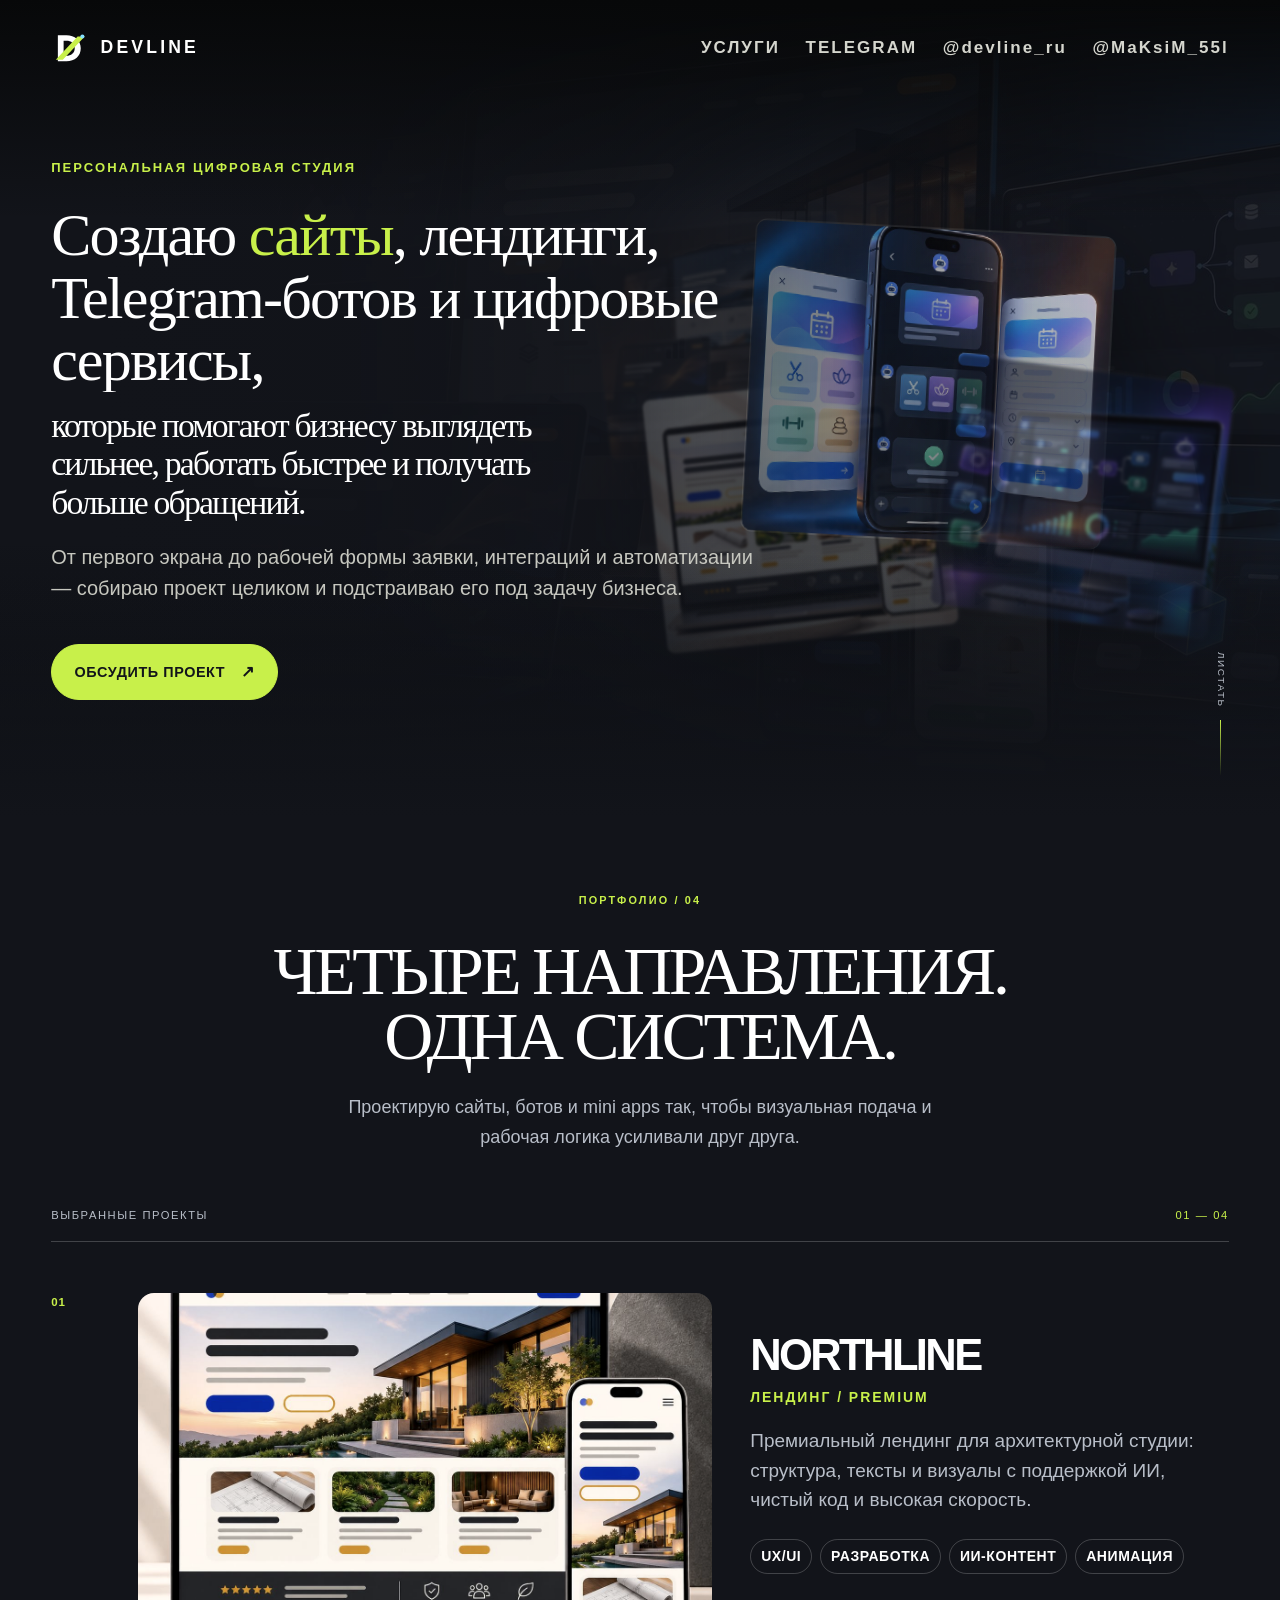
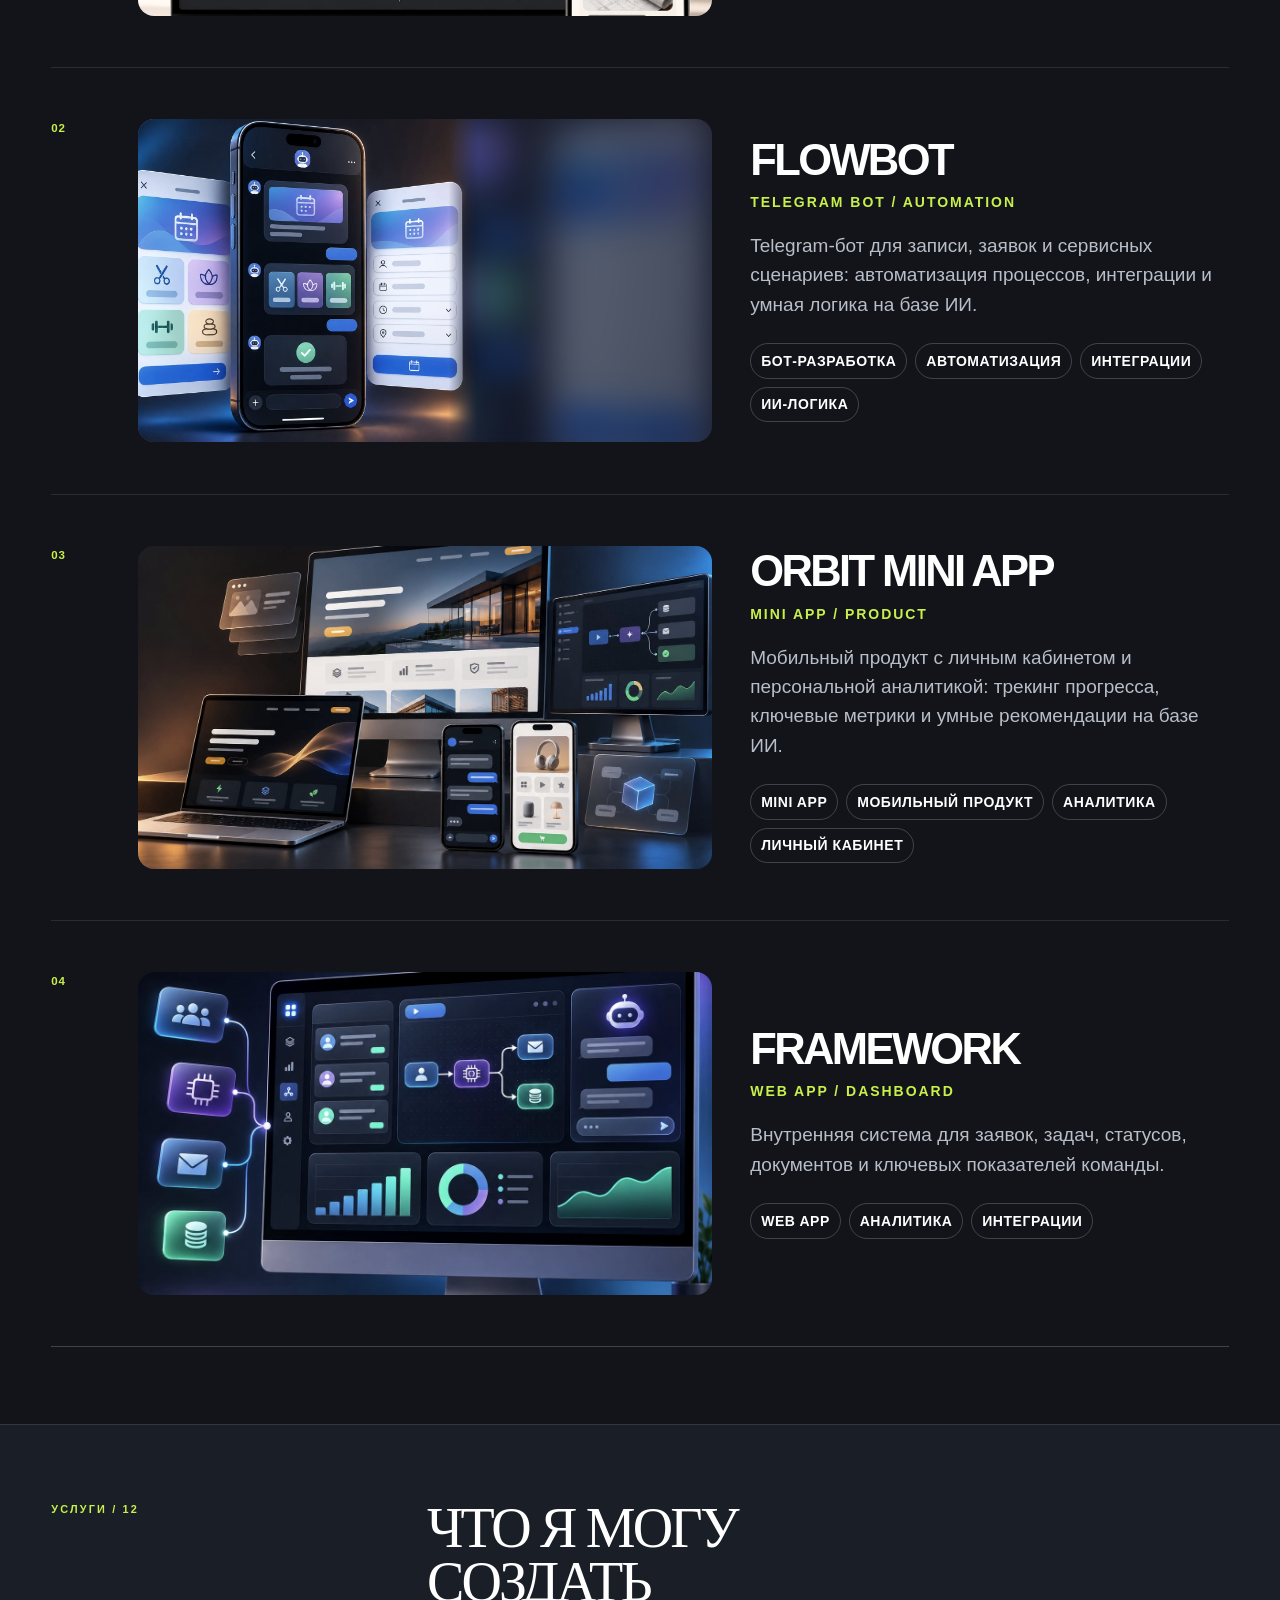
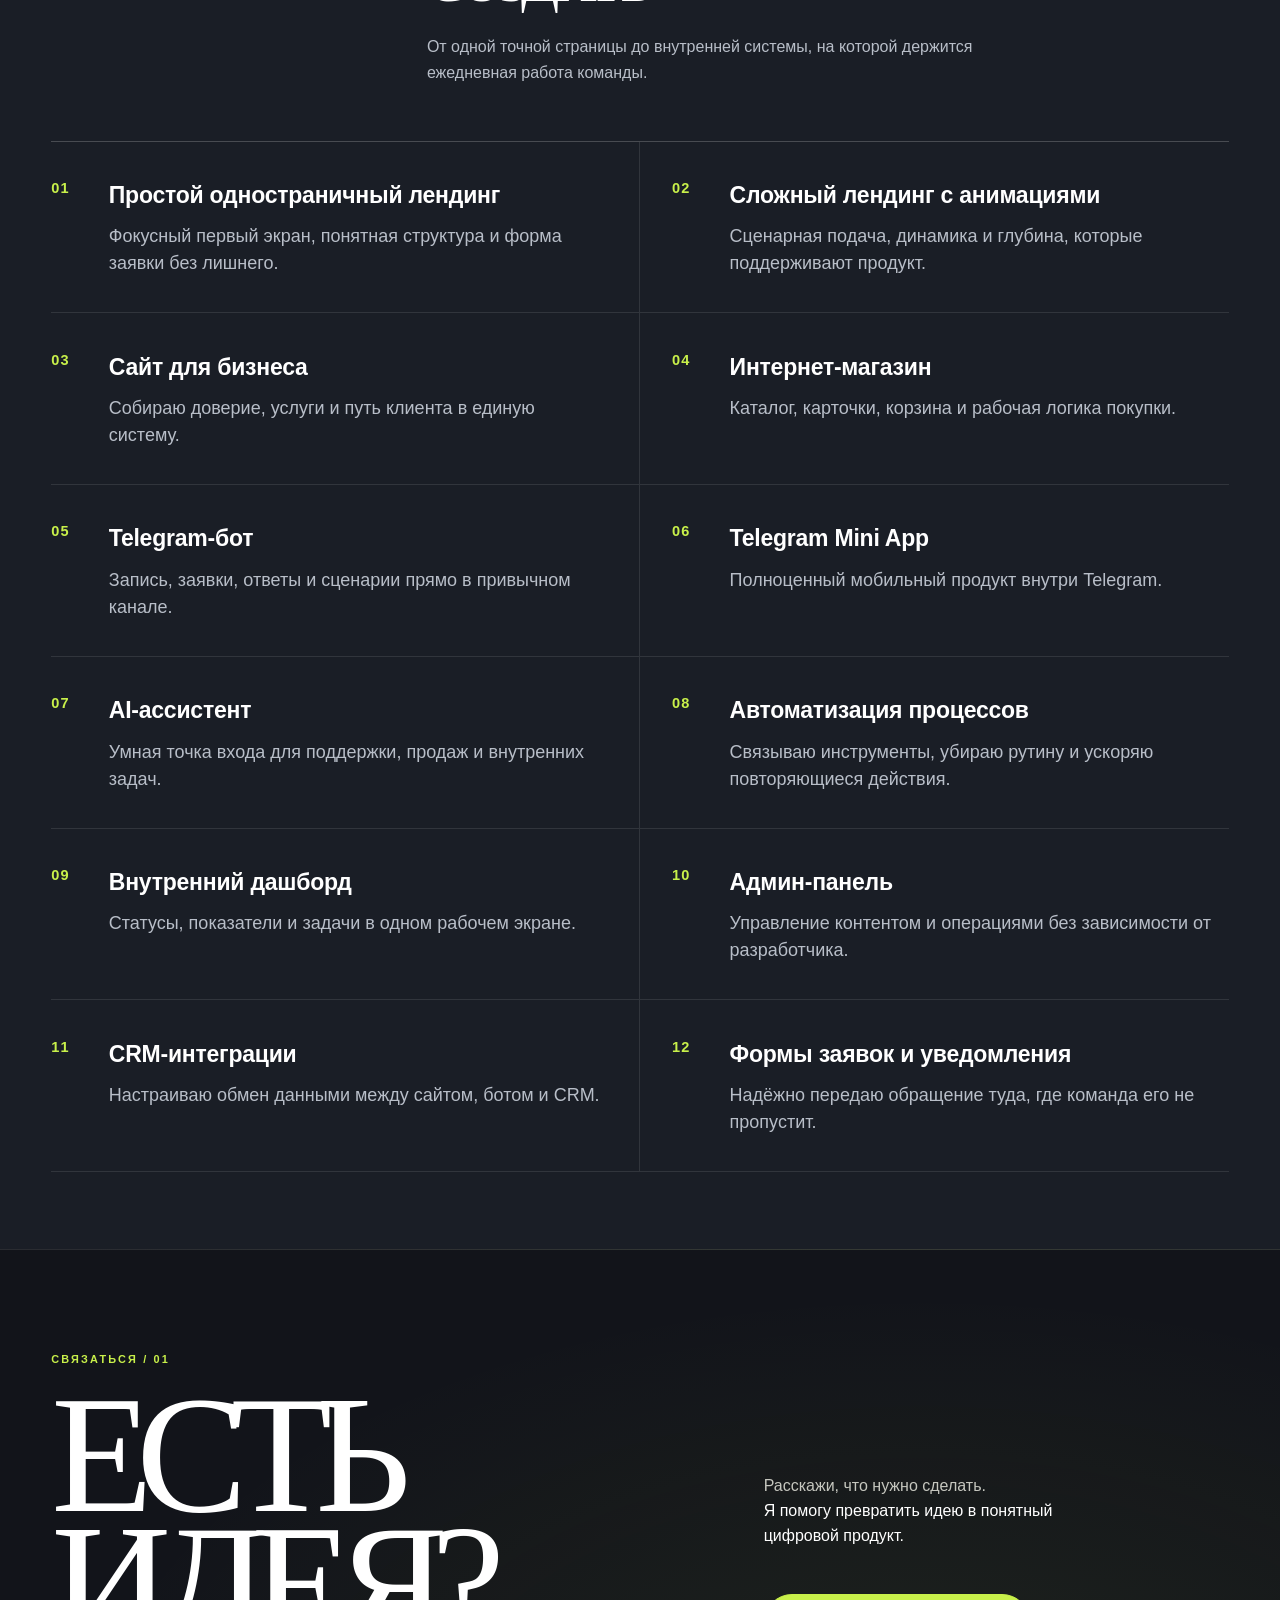
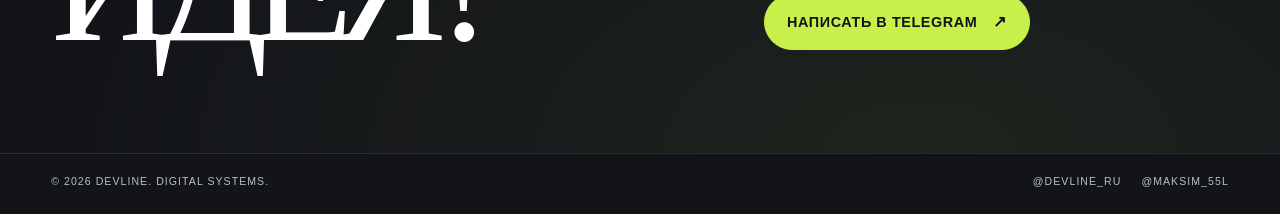
<file: порто/index.html>
<!doctype html>
<html lang="ru">
  <head>
    <meta charset="utf-8">
    <meta name="viewport" content="width=device-width, initial-scale=1">
    <meta name="theme-color" content="#12141a">
    <meta name="description" content="DEVLINE создаёт сайты, лендинги, Telegram-ботов, Mini Apps и AI-инструменты для бизнеса.">
    <meta property="og:title" content="DEVLINE — сайты, лендинги, боты и цифровые продукты">
    <meta property="og:description" content="DEVLINE создаёт сайты, лендинги, Telegram-ботов, Mini Apps и AI-инструменты для бизнеса.">
    <meta property="og:type" content="website">
    <meta property="og:locale" content="ru_RU">
    <title>DEVLINE — сайты, лендинги, боты и цифровые продукты</title>
    <link rel="icon" href="data:image/svg+xml,%3Csvg xmlns='http://www.w3.org/2000/svg' viewBox='0 0 64 64'%3E%3Crect width='64' height='64' rx='16' fill='%23050505'/%3E%3Cpath d='M18 16h13c10 0 17 6 17 16s-7 16-17 16H18V16Zm9 8v16h4c5 0 8-3 8-8s-3-8-8-8h-4Z' fill='%23f2f1e9'/%3E%3Cpath d='M15 43h7l20-22h-8L15 43Z' fill='%23c8ff45'/%3E%3C/svg%3E">
    <style>
      :root {
        --bg: #12141a;
        --bg-soft: #1a1e26;
        --text: #ffffff;
        --muted: #b8bec8;
        --line: rgba(255, 255, 255, .1);
        --line-strong: rgba(255, 255, 255, .2);
        --lime: #c8f04a;
        --lime-soft: rgba(200, 255, 69, .12);
        --blue: #84dfff;
        --serif: 'Iowan Old Style', 'Palatino Linotype', Georgia, serif;
        --sans: Inter, Manrope, 'Segoe UI', Arial, sans-serif;
        --gutter: clamp(1.25rem, 4vw, 4.5rem);
        --max: 1440px;
        --ease: cubic-bezier(.22, 1, .36, 1);
      }

      * { box-sizing: border-box; }
      html { scroll-behavior: smooth; background: var(--bg); overflow-x: clip; }
      body {
        min-width: 320px;
        margin: 0;
        overflow-x: hidden;
        background: var(--bg);
        color: var(--text);
        font-family: var(--sans);
        font-size: 16px;
        line-height: 1.6;
        -webkit-font-smoothing: antialiased;
        text-rendering: optimizeLegibility;
      }
      ::selection { color: var(--bg); background: var(--lime); }
      a { color: inherit; text-decoration: none; }
      button, a { -webkit-tap-highlight-color: transparent; }
      button { color: inherit; font: inherit; }
      img { display: block; max-width: 100%; }
      :focus-visible { outline: 2px solid var(--lime); outline-offset: 5px; }

      .js-ready [data-entry], .js-ready [data-reveal] { opacity: 0; translate: 0 20px; }
      [data-entry="header"] { transform: translate3d(0, -12px, 0); }
      [data-entry="hero-bg"] { transform: scale(1.05); }
      .js-ready .page-ready [data-entry], .js-ready [data-reveal].is-visible { opacity: 1; translate: none; transform: none; }
      .js-ready :is([data-entry], [data-reveal]):focus-within { opacity: 1; translate: none; transform: none; transition: none; }
      .page-ready [data-entry] { transition: opacity .7s var(--ease), translate .7s var(--ease), transform .7s var(--ease); }
      .page-ready [data-entry="hero-bg"] { transition-duration: 1s; }
      [data-entry][data-delay="1"] { transition-delay: .1s; }
      [data-entry][data-delay="2"] { transition-delay: .2s; }
      [data-entry][data-delay="3"] { transition-delay: .35s; }
      [data-entry][data-delay="4"] { transition-delay: .5s; }
      [data-reveal] { transition: opacity .6s var(--ease), translate .6s var(--ease), transform .6s var(--ease); }
      .services-grid .service[data-reveal] { transition-delay: mod(var(--delay, 0s), .3s); }
      .js-ready [data-reveal="slide"] { --slide-x: -48px; translate: var(--slide-x) 0; }
      .project[data-reveal="slide"]:first-child { --slide-x: -64px; }
      .project[data-reveal="slide"]:nth-child(2) { transition-delay: .1s; }
      .project[data-reveal="slide"]:nth-child(3) { transition-delay: .2s; }
      .project[data-reveal="slide"]:nth-child(4) { transition-delay: .3s; }
      .section-heading[data-reveal] { transition-delay: .12s; }
      .entry-pending .page-ready .brand { animation: brand-in .65s var(--ease) both; }
      .hero-title-line { display: block; }
      .hero-title-line--continuation { margin-top: .45em; max-width: 34ch; font-size: .56em; line-height: 1.14; }
      .entry-pending .page-ready .hero-title-line { animation: line-in .65s var(--ease) both; animation-delay: calc(.16s + var(--line-index, 0) * .11s); }
      @keyframes brand-in { from { scale: .92; } to { scale: 1; } }
      @keyframes line-in { from { clip-path: inset(0 0 100%); translate: 0 .25em; } to { clip-path: inset(0); translate: none; } }

      .site-shell { position: relative; isolation: isolate; }
      .container { width: min(100%, var(--max)); margin: 0 auto; padding-inline: var(--gutter); }
      .eyebrow {
        margin: 0;
        color: var(--lime);
        font-size: .68rem;
        font-weight: 700;
        letter-spacing: .2em;
        line-height: 1.3;
        text-transform: uppercase;
      }

      .site-header {
        position: absolute;
        z-index: 20;
        inset: 0 0 auto;
        padding-top: 1.5rem;
      }
      .nav-wrap {
        display: flex;
        align-items: center;
        justify-content: space-between;
        gap: 2rem;
        min-height: 3rem;
      }
      .brand {
        display: inline-flex;
        align-items: center;
        gap: .7rem;
        font-size: 1.1rem;
        font-weight: 800;
        letter-spacing: .18em;
        line-height: 1;
      }
      .brand-mark { width: 2.4rem; height: 2.4rem; flex: 0 0 auto; }
      .nav-links {
        display: flex;
        align-items: center;
        gap: clamp(1.1rem, 2vw, 2.5rem);
        color: #d5d6ce;
        font-size: 1.0625rem;
        font-weight: 700;
        letter-spacing: .12em;
      }
      .nav-links a { position: relative; }
      .nav-links a:active { color: var(--lime); }
      .nav-links a::after {
        position: absolute;
        right: 0;
        bottom: -.45rem;
        left: 0;
        height: 1px;
        background: var(--lime);
        content: '';
        transform: scaleX(0);
        transform-origin: right;
        transition: transform .25s ease;
      }
      .nav-links a:is(:hover, :focus-visible, [aria-current]) { color: var(--lime); }
      .nav-links a:is(:hover, :focus-visible, [aria-current])::after { transform: scaleX(1); transform-origin: left; }
      .menu-toggle {
        display: none;
        width: 2.9rem;
        height: 2.9rem;
        padding: .72rem;
        border: 1px solid var(--line-strong);
        border-radius: 50%;
        background: rgba(18, 20, 26, .72);
        cursor: pointer;
      }
      .menu-toggle span { display: block; height: 1px; margin: .34rem 0; background: var(--text); transition: transform .25s ease, opacity .25s ease; }
      .menu-toggle[aria-expanded="true"] span:first-child { transform: translateY(.22rem) rotate(45deg); }
      .menu-toggle[aria-expanded="true"] span:last-child { transform: translateY(-.22rem) rotate(-45deg); }

      .hero {
        position: relative;
        display: flex;
        min-height: min(51rem, 100svh);
        align-items: center;
        overflow: hidden;
        background: var(--bg);
      }
      .hero-slideshow { position: absolute; z-index: 0; inset: 0; overflow: hidden; }
      .hero-slide { position: absolute; inset: 0; margin: 0; opacity: 0; transition: opacity 1.2s var(--ease); }
      .hero-slide.is-active { opacity: .11; }
      .hero-slide img { width: 100%; height: 100%; object-fit: cover; filter: saturate(.9) contrast(1.02) brightness(1.08); transform: scale(1); }
      .entry-pending .page-ready .hero-cards { animation: cards-in 1s var(--ease) both; }
      @keyframes cards-in { from { opacity: 0; translate: 26px 16px; scale: .94; } to { opacity: 1; translate: none; scale: 1; } }
      .hero::before {
        position: absolute;
        z-index: 2;
        inset: 0;
        background: linear-gradient(180deg, #070809 0%, transparent 27%, transparent 66%, #0a0c10 100%), linear-gradient(90deg, #12141a 8%, rgba(18,20,26,.97) 28%, rgba(18,20,26,.78) 48%, transparent 85%);
        pointer-events: none;
        content: '';
      }
      .hero::after {
        position: absolute;
        z-index: 3;
        right: 0;
        bottom: 0;
        left: 0;
        height: 32%;
        background: linear-gradient(transparent, var(--bg));
        pointer-events: none;
        content: '';
      }
      .hero-canvas {
        position: absolute;
        z-index: 1;
        inset: 7rem 0 4rem 39%;
        perspective: 1200px;
        transform-style: preserve-3d;
        pointer-events: none;
      }
      .hero-cards {
        position: absolute;
        inset: 0;
        display: flex;
        align-items: center;
        justify-content: center;
        transform-style: preserve-3d;
      }
      .hero-card {
        position: absolute;
        width: clamp(14rem, 27vw, 24rem);
        aspect-ratio: 1.16 / 1;
        overflow: hidden;
        border: 1px solid rgba(242, 241, 233, .18);
        border-radius: .65rem;
        box-shadow: 0 2rem 6rem rgba(0, 0, 0, .5);
        opacity: calc(var(--card-opacity, .72) - var(--scroll-dim, 0));
        --orbit-tilt: 0deg;
        --scroll-x: 0px;
        --scroll-y: 0px;
        transition: transform .65s var(--ease), opacity .65s var(--ease);
      }
      .hero-card::after {
        position: absolute;
        inset: 0;
        background: linear-gradient(140deg, rgba(18, 20, 26, .02), rgba(18, 20, 26, .32));
        content: '';
      }
      .hero-card img { width: 100%; height: 100%; object-fit: cover; filter: saturate(.95) contrast(1.02) brightness(1.08); }
      .hero-card { transform: translate3d(calc(var(--x) + var(--scroll-x)), calc(var(--y) + var(--scroll-y)), var(--z)) rotateY(var(--rot)) rotateZ(calc(var(--tilt) + var(--orbit-tilt))) scale(calc(var(--scale) + var(--scroll-scale, 0))); }
      .hero-card:nth-child(1) { --x: -13vw; --y: -6rem; --z: -160px; --rot: 16deg; --tilt: -6deg; --scale: .75; --card-opacity: .4; filter: blur(2px) brightness(.8); }
      .hero-card:nth-child(2) { --x: -7vw; --y: 5rem; --z: -45px; --rot: 9deg; --tilt: -6deg; --scale: .86; filter: blur(1px); }
      .hero-card:nth-child(3) { --x: 3vw; --y: -3rem; --z: 35px; --rot: -7deg; --tilt: 3deg; --scale: 1.05; --card-opacity: .92; }
      .hero-card:nth-child(4) { --x: 15vw; --y: 4rem; --z: -110px; --rot: -18deg; --tilt: 7deg; --scale: .85; --card-opacity: .55; filter: blur(2px) brightness(.75); }
      .hero.is-resting .hero-card:nth-child(3) img { animation: card-rest 9s ease-in-out infinite; }
      @keyframes card-rest { 50% { scale: 1.035; } }
      .hero-card.is-broken, .hero-slide.is-broken { opacity: 0; }

      .hero-content {
        position: relative;
        z-index: 5;
        width: min(100%, 1280px);
        padding-block: 7.75rem 5rem;
      }
      .hero-copy { width: min(100%, 790px); }
      .hero h1 {
        max-width: 790px;
        margin: 1.7rem 0 1.25rem;
        color: var(--text);
        font-family: var(--serif);
        font-size: clamp(2.5rem, 4.7vw, 4.75rem);
        font-weight: 400;
        letter-spacing: -.03em;
        line-height: 1.04;
        text-wrap: pretty;
      }
      .hero h1 em { color: var(--lime); font-style: normal; }
      .hero-label { font-size: .8125rem; letter-spacing: .16em; }
      .hero-description {
        max-width: 65ch;
        margin: 0;
        color: #c6c7bf;
        font-size: 1.25rem;
        line-height: 1.55;
      }
      .hero-description + .hero-description { max-width: 65ch; margin-top: .8rem; color: var(--muted); font-size: 1rem; }
      .button {
        display: inline-flex;
        min-height: 3.5rem;
        align-items: center;
        justify-content: center;
        gap: 1rem;
        margin-top: 2.5rem;
        padding: .8rem 1.4rem;
        border: 1px solid var(--lime);
        border-radius: 999px;
        background: var(--lime);
        color: var(--bg);
        font-size: .9rem;
        font-weight: 800;
        letter-spacing: .04em;
        transition: translate .2s var(--ease);
      }
      .button::after { content: '↗'; font-size: 1rem; letter-spacing: 0; }
      .button::after { transition: translate .2s var(--ease); }
      .button:hover, .button:focus-visible { translate: 0 -2px; filter: brightness(1.06); box-shadow: 0 4px 14px rgba(200,240,74,.18); }
      .button:hover::after { translate: 3px 0; }
      .button:active { translate: 0 1px; }
      .scroll-cue {
        position: absolute;
        z-index: 6;
        right: var(--gutter);
        bottom: 2.5rem;
        display: flex;
        align-items: center;
        gap: .8rem;
        color: var(--muted);
        font-size: .62rem;
        letter-spacing: .16em;
        text-transform: uppercase;
        writing-mode: vertical-rl;
      }
      .scroll-cue::after { width: 1px; height: 3.5rem; background: linear-gradient(var(--lime), transparent); content: ''; }

      .section { position: relative; padding-block: clamp(3.5rem, 6vw, 6rem); }
      .section + .section { border-top: 1px solid var(--line); }
      .section-heading { display: grid; grid-template-columns: minmax(12rem, .6fr) 1.4fr; gap: 2rem; align-items: end; margin-bottom: clamp(3rem, 7vw, 7rem); }
      .section-heading > * { min-width: 0; }
      .section-heading h2 { max-width: 14ch; margin: 0; font-family: var(--serif); font-size: clamp(2rem, 5vw, 3.5rem); font-weight: 400; letter-spacing: -.05em; line-height: .96; text-wrap: balance; }
      .section-heading h2 + .heading-note { margin-top: 1.5rem; }
      .section-heading .heading-note { max-width: 65ch; margin: 0 0 .2rem; color: var(--muted); font-size: 1rem; line-height: 1.65; }
      .portfolio-section .section-heading { display: flex; flex-direction: column; align-items: center; text-align: center; }
      .portfolio-section .section-heading > div { display: flex; flex-direction: column; align-items: center; }
      .portfolio-section .container { width: min(100%, 1600px); }
      .portfolio-section .section-heading { margin-bottom: clamp(2rem, 4vw, 4rem); }
      .portfolio-section .section-heading h2 { max-width: 22ch; font-size: clamp(2rem, 5.3vw, 5rem); }
      .portfolio-section .heading-note { font-size: 1.125rem; }
      .portfolio-section .section-heading .heading-note { margin-inline: auto; }

      .portfolio-intro { display: flex; align-items: baseline; justify-content: space-between; gap: 2rem; padding-bottom: 1rem; border-bottom: 1px solid var(--line-strong); color: var(--muted); font-size: .7rem; letter-spacing: .14em; text-transform: uppercase; }
      .portfolio-intro span:last-child { color: var(--lime); }
      .project-list { border-bottom: 1px solid var(--line-strong); }
      .project {
        display: grid;
        grid-template-columns: 3rem minmax(0, 1.2fr) minmax(0, 1fr);
        gap: clamp(1.2rem, 3vw, 4rem);
        align-items: stretch;
        padding-block: clamp(2rem, 4vw, 3.5rem);
        border-bottom: 1px solid var(--line);
      }
      .project:last-child { border-bottom: 0; }
      .project-number { align-self: start; color: var(--lime); font-size: .72rem; font-weight: 700; letter-spacing: .08em; }
      .project-media { position: relative; align-self: center; width: 100%; aspect-ratio: 16 / 9; min-width: 0; min-height: 0; overflow: hidden; border-radius: 16px; background: var(--bg-soft); }
      .project-media img {
        width: 100%;
        height: 100%;
        object-fit: cover;
        filter: saturate(.72) contrast(1.05);
        transform: translateX(calc(var(--crop-x, 0%) + var(--hover-x, 0%))) scale(calc(var(--crop-scale, 1) * var(--hover-scale, 1)));
        transition: transform .8s var(--ease);
      }
      .project-media--flowbot { isolation: isolate; }
      .project-media--flowbot::before {
        position: absolute;
        z-index: -1;
        inset: -1.5rem;
        background: linear-gradient(90deg, rgb(11 19 37 / .3), rgb(11 19 37 / .76)), url('assets/portfolio/bg-03.jpg') right center / cover;
        filter: blur(18px);
        content: '';
      }
      .project-media--flowbot img {
        --crop-x: -8%;
        --crop-scale: 1.12;
        position: absolute;
        inset: 0 auto auto 4%;
        width: auto;
        max-width: none;
        aspect-ratio: 1;
        object-fit: contain;
        object-position: left center;
        mask-image: linear-gradient(90deg, transparent, #000 6%, #000 92%, transparent);
      }
      .project-media--orbit img {
        --crop-x: -8%;
        --crop-scale: 1.15;
        object-position: left center;
        transform-origin: 40% 70%;
      }
      .project-media::after { position: absolute; inset: auto 0 0; height: 2px; background: var(--lime); content: ''; transform: scaleX(0); transform-origin: left; transition: transform .4s var(--ease); }
      @media (hover: hover) {
        .js-ready .project.is-visible:hover { transform: translateY(-3px); }
        .project:hover .project-media img { --hover-x: 1%; --hover-scale: 1.035; filter: saturate(.95) contrast(1.05); }
        .project:hover .project-media::after { transform: scaleX(1); }
      }
      .project-media.is-broken img { visibility: hidden; }
      .project-media.is-broken::before { position: absolute; z-index: auto; inset: 0; display: grid; place-items: center; background: var(--bg-soft); filter: none; color: var(--muted); content: 'Изображение недоступно'; }
      .project-content { display: flex; flex-direction: column; justify-content: center; min-width: 0; }
      .project h3 { margin: 0; font-family: var(--sans); font-size: clamp(2rem, 3.4vw, 4rem); font-weight: 800; letter-spacing: -.06em; line-height: .94; }
      .project-category { margin: .65rem 0 0; color: var(--lime); font-size: .875rem; font-weight: 700; letter-spacing: .14em; text-transform: uppercase; }
      .project-description { max-width: 54ch; margin: 1.1rem 0 0; color: var(--muted); font-size: 1.1875rem; line-height: 1.55; }
      .project-tags { display: flex; flex-wrap: wrap; gap: .5rem; margin: 1.5rem 0 0; padding: 0; list-style: none; }
      .project-tags li { padding: .35rem .62rem; border: 1px solid var(--line-strong); border-radius: 999px; color: var(--text); font-size: .875rem; font-weight: 700; letter-spacing: .04em; text-transform: uppercase; }

      .services-section { background: var(--bg-soft); }
      .services-section .section-heading { align-items: start; margin-bottom: clamp(2rem, 4vw, 4rem); }
      .services-grid { display: grid; grid-template-columns: repeat(2, minmax(0, 1fr)); border-top: 1px solid var(--line-strong); }
      .service {
        display: grid;
        grid-template-columns: 2.6rem minmax(0, 1fr);
        gap: 1rem;
        min-height: 9rem;
        padding: 2.2rem 1rem 2.2rem 0;
        border-bottom: 1px solid var(--line);
      }
      .service:nth-child(odd) { border-right: 1px solid var(--line); padding-right: 2rem; }
      .service:nth-child(even) { padding-left: 2rem; }
      .service-index { color: var(--lime); font-size: .91rem; font-weight: 700; letter-spacing: .08em; }
      .service h3 { margin: 0 0 .6rem; font-size: 1.4375rem; font-weight: 650; letter-spacing: -.01em; }
      .service p { max-width: 65ch; margin: 0; color: var(--muted); font-size: 1.125rem; line-height: 1.5; }
      @media (hover: hover) { .service:hover { background-color: rgb(255 255 255 / .045); } }

      .contact-section { padding-block: clamp(4rem, 8vw, 8rem); background: radial-gradient(ellipse at 72% 100%, rgb(200 240 74 / .07), transparent 65%); }
      .contact-layout { display: grid; grid-template-columns: 1fr .7fr; gap: 3rem; align-items: end; }
      .contact-title { max-width: 8ch; margin: 1.5rem 0 0; font-family: var(--serif); font-size: clamp(4.5rem, 13vw, 13rem); font-weight: 400; letter-spacing: -.1em; line-height: .78; }
      .contact-copy { max-width: 22rem; margin: 0 0 .35rem; color: #c6c7bf; font-size: 1rem; line-height: 1.55; }
      .contact-copy strong { color: var(--text); font-weight: 500; }

      .site-footer { padding-block: 1.2rem 1.5rem; border-top: 1px solid var(--line); color: var(--muted); font-size: .66rem; letter-spacing: .1em; text-transform: uppercase; }
      .footer-row { display: flex; align-items: center; justify-content: space-between; gap: 1.5rem; }
      .footer-row p { margin: 0; }
      .footer-links { display: flex; gap: 1.25rem; }
      .footer-links a:hover { color: var(--lime); }

      @media (prefers-reduced-motion: reduce) {
        *, *::before, *::after { scroll-behavior: auto !important; animation: none !important; transition: none !important; }
        .hero-card { transition: none; }
        .hero-slide { transition: none; }
        [data-entry], [data-reveal] { opacity: 1 !important; transform: none !important; translate: none !important; }
      }
      @media (max-width: 850px) {
        .site-header { padding-top: 1rem; }
        .nav-wrap { min-height: 2.8rem; }
        .js-ready .menu-toggle { display: block; position: relative; z-index: 2; }
        html:not(.js-ready) .nav-wrap { flex-wrap: wrap; gap: .75rem; }
        html:not(.js-ready) .nav-links { flex-wrap: wrap; gap: .5rem 1rem; }
        .js-ready .nav-links {
          position: fixed;
          z-index: 1;
          inset: 4.5rem var(--gutter) auto;
          display: flex;
          flex-direction: column;
          align-items: flex-start;
          justify-content: center;
          gap: .4rem;
          padding: 1.5rem;
          max-height: calc(100svh - 5rem);
          overflow-y: auto;
          border: 1px solid var(--line);
          border-radius: 12px;
          background: rgba(18, 20, 26, .96);
          backdrop-filter: blur(1rem);
          opacity: 0;
          visibility: hidden;
          pointer-events: none;
          transform: translateY(-1rem);
          transition: opacity .25s ease, transform .25s ease, visibility 0s linear .25s;
        }
        .js-ready .nav-links.is-open { opacity: 1; visibility: visible; pointer-events: auto; transform: translateY(0); transition-delay: 0s; }
        .js-ready .nav-links a { display: flex; align-items: center; min-height: 44px; font-size: 1.125rem; }
        .hero { min-height: 40rem; }
        .hero-canvas { inset: 9rem -10vw 6rem 34%; }
        .hero-card { width: clamp(11rem, 36vw, 17rem); }
        .hero-card:nth-child(1) { --x: -34vw; --y: 4rem; --z: -140px; }
        .hero-card:nth-child(2) { --x: -19vw; --y: -2rem; --z: -28px; }
        .hero-card:nth-child(3) { --x: 19vw; --y: -2rem; --z: -28px; }
        .hero-card:nth-child(4) { --x: 34vw; --y: 4rem; --z: -140px; }
        .section-heading { grid-template-columns: 1fr; gap: 1.5rem; }
        .section-heading h2 { max-width: 100%; }
        .project { grid-template-columns: 2.5rem minmax(0, 1.15fr) minmax(0, 1fr); }
        .contact-layout { grid-template-columns: 1fr .85fr; }
      }
      @media (max-width: 600px) {
        :root { --gutter: 1.15rem; }
        .brand { font-size: .98rem; }
        .hero { min-height: 0; align-items: flex-start; }
        .hero::before { background: linear-gradient(180deg, #070809 0%, rgba(18,20,26,.76) 30%, #12141a 82%); }
        .hero-canvas { inset: 4rem -1rem auto 25%; height: 15rem; }
        .hero-card { width: 11.5rem; opacity: .6; }
        .hero-card:nth-child(1) { --x: -50vw; --y: 6rem; --z: -170px; --rot: 28deg; --scale: .7; }
        .hero-card:nth-child(2) { --x: -25vw; --y: -1rem; --z: -20px; --rot: 13deg; --scale: .86; }
        .hero-card:nth-child(3) { --x: 25vw; --y: -1rem; --z: -20px; --rot: -13deg; --scale: .86; }
        .hero-card:nth-child(4) { --x: 50vw; --y: 6rem; --z: -170px; --rot: -28deg; --scale: .7; }
        .hero-content { padding-block: 7.5rem 3rem; }
        .menu-toggle { margin-left: auto; }
        .hero h1 { max-width: 100%; margin-top: 1.15rem; font-size: clamp(2rem, 7.4vw, 2.7rem); line-height: 1.08; }
        .hero-label { font-size: .75rem; }
        .hero-description { font-size: 1.0625rem; }
        .hero-title-line--continuation { font-size: .72em; }
        .hero-description + .hero-description { font-size: .8rem; }
        .button { width: auto; margin-top: 2rem; }
        .js-ready [data-reveal="slide"], .project[data-reveal="slide"]:first-child { --slide-x: -24px; }
        .scroll-cue { display: none; }
        .section { padding-block: 3.5rem; }
        .section-heading { margin-bottom: 3.5rem; }
        .section-heading h2 { font-size: clamp(2.7rem, 14vw, 4.8rem); }
        .portfolio-intro { font-size: .58rem; }
        .project { grid-template-columns: minmax(0, 1fr); gap: .9rem; align-items: start; }
        .project-media { width: 100%; aspect-ratio: auto; }
        .project-media img { height: auto; }
        .project-media--flowbot:not(.is-broken)::before { content: none; }
        .project-media--flowbot img { position: static; width: 100%; mask-image: none; transform-origin: 25% center; }
        .project-description { font-size: 1.125rem; }
        .project-category, .project-tags li { font-size: .8125rem; }
        .project h3 { font-size: 2.25rem; }
        .services-grid { display: block; }
        .service h3 { font-size: 1.25rem; }
        .service p { font-size: 1.0625rem; }
        .service, .service:nth-child(odd), .service:nth-child(even) { grid-template-columns: 2.2rem 1fr; min-height: auto; padding: 1.45rem 0; border-right: 0; }
        .contact-layout { display: block; }
        .contact-title { margin-bottom: 2rem; font-size: clamp(3.5rem, 16vw, 6rem); }
        .contact-copy { font-size: .9rem; }
        .footer-row { align-items: flex-start; flex-direction: column; }
      }
    </style>
  </head>
  <body>
    <div class="site-shell">
      <header class="site-header" aria-label="Основная навигация" data-entry="header">
        <div class="container nav-wrap">
          <a class="brand" href="#top" aria-label="DEVLINE — на главную">
            <svg class="brand-mark" viewBox="0 0 28 28" aria-hidden="true" focusable="false">
              <path d="M5 4.5h6.3c6.1 0 10.4 3.7 10.4 9.5s-4.3 9.5-10.4 9.5H5V4.5Zm4.2 4v11h2c3.5 0 6.1-1.9 6.1-5.5s-2.6-5.5-6.1-5.5h-2Z" fill="currentColor"/>
              <path d="M3.5 22.5h5.1l16-17h-5.2l-15.9 17Z" fill="var(--lime)"/>
              <circle cx="22.9" cy="5.5" r="1.5" fill="var(--blue)"/>
            </svg>
            <span>DEVLINE</span>
          </a>
          <button class="menu-toggle" type="button" aria-label="Открыть меню" aria-expanded="false" aria-controls="main-menu">
            <span></span><span></span>
          </button>
          <nav id="main-menu" class="nav-links" aria-label="Разделы сайта">
            <a href="#services">УСЛУГИ</a>
            <a href="https://t.me/devline_ru" target="_blank" rel="noreferrer">TELEGRAM</a>
            <a href="https://t.me/devline_ru" target="_blank" rel="noreferrer">@devline_ru</a>
            <a href="https://t.me/MaKsiM_55l" target="_blank" rel="noreferrer">@MaKsiM_55l</a>
          </nav>
        </div>
      </header>

      <main id="top">
        <section class="hero" aria-labelledby="hero-title">
          <div class="hero-slideshow" aria-hidden="true" data-entry="hero-bg">
            <figure class="hero-slide is-active"><img src="assets/portfolio/bg-01.jpg" alt="" width="1536" height="1024"></figure>
            <figure class="hero-slide"><img src="assets/portfolio/bg-02.jpg" alt="" width="1536" height="1024"></figure>
            <figure class="hero-slide"><img src="assets/portfolio/bg-03.jpg" alt="" width="1536" height="1024"></figure>
            <figure class="hero-slide"><img src="assets/portfolio/bg-04.jpg" alt="" width="1536" height="1024"></figure>
          </div>
          <div class="hero-canvas" aria-hidden="true">
            <div class="hero-cards">
              <figure class="hero-card"><img src="assets/portfolio/bg-01.jpg" alt="" width="1536" height="1024"></figure>
              <figure class="hero-card"><img src="assets/portfolio/bg-02.jpg" alt="" width="1536" height="1024"></figure>
              <figure class="hero-card"><img src="assets/portfolio/bg-03.jpg" alt="" width="1536" height="1024"></figure>
              <figure class="hero-card"><img src="assets/portfolio/bg-04.jpg" alt="" width="1536" height="1024"></figure>
            </div>
          </div>
          <div class="container hero-content">
            <div class="hero-copy">
              <p class="eyebrow hero-label" data-entry="hero-eyebrow" data-delay="1">ПЕРСОНАЛЬНАЯ ЦИФРОВАЯ СТУДИЯ</p>
              <h1 id="hero-title" data-entry="hero-title" data-delay="2">
                <span class="hero-title-line">Создаю <em>сайты</em>, лендинги,</span>
                <span class="hero-title-line" style="--line-index:1">Telegram-ботов и цифровые сервисы,</span>
                <span class="hero-title-line hero-title-line--continuation" style="--line-index:2">которые помогают бизнесу выглядеть сильнее, работать быстрее и получать больше обращений.</span>
              </h1>
              <p class="hero-description" data-entry="hero-description" data-delay="3">От первого экрана до рабочей формы заявки, интеграций и автоматизации — собираю проект целиком и подстраиваю его под задачу бизнеса.</p>
              <a class="button" href="https://t.me/MaKsiM_55l" target="_blank" rel="noreferrer" data-entry="hero-button" data-delay="4">ОБСУДИТЬ ПРОЕКТ</a>
            </div>
          </div>
          <div class="scroll-cue" aria-hidden="true"><span>Листать</span></div>
        </section>

        <section class="section portfolio-section" aria-labelledby="portfolio-title">
          <div class="container">
            <div class="section-heading" data-reveal>
              <p class="eyebrow">Портфолио / 04</p>
              <div>
                <h2 id="portfolio-title">ЧЕТЫРЕ НАПРАВЛЕНИЯ.<br>ОДНА СИСТЕМА.</h2>
                <p class="heading-note">Проектирую сайты, ботов и mini apps так, чтобы визуальная подача и рабочая логика усиливали друг друга.</p>
              </div>
            </div>
            <div class="portfolio-intro"><span>Выбранные проекты</span><span>01 — 04</span></div>
            <div class="project-list">
              <article class="project" data-reveal="slide">
                <span class="project-number">01</span>
                <div class="project-media"><img src="assets/portfolio/bg-02.jpg" alt="Архитектурный веб-продукт NORTHLINE" width="1254" height="1254" loading="lazy"></div>
                <div class="project-content"><h3>NORTHLINE</h3><p class="project-category">ЛЕНДИНГ / PREMIUM</p><p class="project-description">Премиальный лендинг для архитектурной студии: структура, тексты и визуалы с поддержкой ИИ, чистый код и высокая скорость.</p><ul class="project-tags" aria-label="Технологии и услуги проекта"><li>UX/UI</li><li>РАЗРАБОТКА</li><li>ИИ-КОНТЕНТ</li><li>АНИМАЦИЯ</li></ul></div>
              </article>
              <article class="project" data-reveal="slide">
                <span class="project-number">02</span>
                <div class="project-media project-media--flowbot"><img src="assets/portfolio/bg-03.jpg" alt="Telegram-бот FLOWBOT" width="1254" height="1254" loading="lazy"></div>
                <div class="project-content"><h3>FLOWBOT</h3><p class="project-category">TELEGRAM BOT / AUTOMATION</p><p class="project-description">Telegram-бот для записи, заявок и сервисных сценариев: автоматизация процессов, интеграции и умная логика на базе ИИ.</p><ul class="project-tags" aria-label="Технологии и услуги проекта"><li>БОТ-РАЗРАБОТКА</li><li>АВТОМАТИЗАЦИЯ</li><li>ИНТЕГРАЦИИ</li><li>ИИ-ЛОГИКА</li></ul></div>
              </article>
              <article class="project" data-reveal="slide">
                <span class="project-number">03</span>
                <div class="project-media project-media--orbit"><img src="assets/portfolio/bg-01.jpg" alt="Мобильный продукт ORBIT MINI APP" width="1672" height="941" loading="lazy"></div>
                <div class="project-content"><h3>ORBIT MINI APP</h3><p class="project-category">MINI APP / PRODUCT</p><p class="project-description">Мобильный продукт с личным кабинетом и персональной аналитикой: трекинг прогресса, ключевые метрики и умные рекомендации на базе ИИ.</p><ul class="project-tags" aria-label="Технологии и услуги проекта"><li>MINI APP</li><li>МОБИЛЬНЫЙ ПРОДУКТ</li><li>АНАЛИТИКА</li><li>ЛИЧНЫЙ КАБИНЕТ</li></ul></div>
              </article>
              <article class="project" data-reveal="slide">
                <span class="project-number">04</span>
                <div class="project-media"><img src="assets/portfolio/bg-04.jpg" alt="Интерфейс дашборда FRAMEWORK" width="1254" height="1254" loading="lazy"></div>
                <div class="project-content">
                  <h3>FRAMEWORK</h3>
                  <p class="project-category">WEB APP / DASHBOARD</p>
                  <p class="project-description">Внутренняя система для заявок, задач, статусов, документов и ключевых показателей команды.</p>
                  <ul class="project-tags" aria-label="Технологии и услуги проекта"><li>WEB APP</li><li>АНАЛИТИКА</li><li>ИНТЕГРАЦИИ</li></ul>
                </div>
              </article>
            </div>
          </div>
        </section>

        <section class="section services-section" id="services" aria-labelledby="services-title" tabindex="-1">
          <div class="container">
            <div class="section-heading" data-reveal>
              <p class="eyebrow">Услуги / 12</p>
              <div>
                <h2 id="services-title">ЧТО Я МОГУ СОЗДАТЬ</h2>
                <p class="heading-note">От одной точной страницы до внутренней системы, на которой держится ежедневная работа команды.</p>
              </div>
            </div>
            <div class="services-grid">
              <article class="service" data-reveal style="--delay:.0s"><span class="service-index">01</span><div><h3>Простой одностраничный лендинг</h3><p>Фокусный первый экран, понятная структура и форма заявки без лишнего.</p></div></article>
              <article class="service" data-reveal style="--delay:.1s"><span class="service-index">02</span><div><h3>Сложный лендинг с анимациями</h3><p>Сценарная подача, динамика и глубина, которые поддерживают продукт.</p></div></article>
              <article class="service" data-reveal style="--delay:.2s"><span class="service-index">03</span><div><h3>Сайт для бизнеса</h3><p>Собираю доверие, услуги и путь клиента в единую систему.</p></div></article>
              <article class="service" data-reveal style="--delay:.3s"><span class="service-index">04</span><div><h3>Интернет-магазин</h3><p>Каталог, карточки, корзина и рабочая логика покупки.</p></div></article>
              <article class="service" data-reveal style="--delay:.4s"><span class="service-index">05</span><div><h3>Telegram-бот</h3><p>Запись, заявки, ответы и сценарии прямо в привычном канале.</p></div></article>
              <article class="service" data-reveal style="--delay:.5s"><span class="service-index">06</span><div><h3>Telegram Mini App</h3><p>Полноценный мобильный продукт внутри Telegram.</p></div></article>
              <article class="service" data-reveal style="--delay:.6s"><span class="service-index">07</span><div><h3>AI-ассистент</h3><p>Умная точка входа для поддержки, продаж и внутренних задач.</p></div></article>
              <article class="service" data-reveal style="--delay:.7s"><span class="service-index">08</span><div><h3>Автоматизация процессов</h3><p>Связываю инструменты, убираю рутину и ускоряю повторяющиеся действия.</p></div></article>
              <article class="service" data-reveal style="--delay:.8s"><span class="service-index">09</span><div><h3>Внутренний дашборд</h3><p>Статусы, показатели и задачи в одном рабочем экране.</p></div></article>
              <article class="service" data-reveal style="--delay:.9s"><span class="service-index">10</span><div><h3>Админ-панель</h3><p>Управление контентом и операциями без зависимости от разработчика.</p></div></article>
              <article class="service" data-reveal style="--delay:1s"><span class="service-index">11</span><div><h3>CRM-интеграции</h3><p>Настраиваю обмен данными между сайтом, ботом и CRM.</p></div></article>
              <article class="service" data-reveal style="--delay:1.1s"><span class="service-index">12</span><div><h3>Формы заявок и уведомления</h3><p>Надёжно передаю обращение туда, где команда его не пропустит.</p></div></article>
            </div>
          </div>
        </section>

        <section class="section contact-section" aria-labelledby="contact-title">
          <div class="container contact-layout" data-reveal>
            <div>
              <p class="eyebrow">Связаться / 01</p>
              <h2 id="contact-title" class="contact-title">ЕСТЬ ИДЕЯ?</h2>
            </div>
            <div>
              <p class="contact-copy">Расскажи, что нужно сделать.<br><strong>Я помогу превратить идею в понятный цифровой продукт.</strong></p>
              <a class="button" href="https://t.me/MaKsiM_55l" target="_blank" rel="noreferrer">НАПИСАТЬ В TELEGRAM</a>
            </div>
          </div>
        </section>
      </main>

      <footer class="site-footer">
        <div class="container footer-row">
          <p>© 2026 DEVLINE. DIGITAL SYSTEMS.</p>
          <div class="footer-links"><a href="https://t.me/devline_ru" target="_blank" rel="noreferrer">@devline_ru</a><a href="https://t.me/MaKsiM_55l" target="_blank" rel="noreferrer">@MaKsiM_55l</a></div>
        </div>
      </footer>
    </div>

    <script>
      (() => {
        document.documentElement.classList.add('js-ready');
        const menuToggle = document.querySelector('.menu-toggle');
        const menu = document.querySelector('#main-menu');
        const mobileNav = window.matchMedia('(max-width: 850px)');
        const services = document.querySelector('#services');
        const servicesLink = menu.querySelector('[href="#services"]');
        const hero = document.querySelector('.hero');
        const motionPreference = window.matchMedia('(prefers-reduced-motion: reduce)');
        const revealItems = [...document.querySelectorAll('[data-reveal]')];
        const entryKey = 'devline-entry-seen';
        let entryWasSeen = false;

        try {
          entryWasSeen = sessionStorage.getItem(entryKey) === '1';
        } catch (error) {
          entryWasSeen = false;
        }

        const showEntry = () => {
          document.body.classList.add('page-ready');
          try {
            sessionStorage.setItem(entryKey, '1');
          } catch (error) {
            // Private browsing can disable sessionStorage; motion still works.
          }
        };

        if (motionPreference.matches || entryWasSeen) {
          showEntry();
        } else {
          document.documentElement.classList.add('entry-pending');
          requestAnimationFrame(() => requestAnimationFrame(showEntry));
        }

        if (motionPreference.matches || !('IntersectionObserver' in window)) {
          revealItems.forEach((item) => item.classList.add('is-visible'));
        } else {
          const revealObserver = new IntersectionObserver((entries, observer) => {
            entries.forEach((entry) => {
              if (entry.isIntersecting) {
                entry.target.classList.add('is-visible');
                observer.unobserve(entry.target);
              }
            });
          }, { threshold: .14, rootMargin: '-80px 0px' });
          revealItems.forEach((item) => revealObserver.observe(item));
        }

        const setMenu = (open, restoreFocus = false) => {
          menuToggle.setAttribute('aria-expanded', String(open));
          menuToggle.setAttribute('aria-label', open ? 'Закрыть меню' : 'Открыть меню');
          menu.classList.toggle('is-open', open);
          menu.inert = mobileNav.matches && !open;
          if (restoreFocus) menuToggle.focus();
        };

        setMenu(false);
        mobileNav.addEventListener('change', () => setMenu(false));
        menuToggle.addEventListener('click', () => setMenu(menuToggle.getAttribute('aria-expanded') !== 'true'));
        menu.addEventListener('click', (event) => {
          const link = event.target.closest('a');
          if (!link || !mobileNav.matches) return;
          setMenu(false, link !== servicesLink);
          if (link === servicesLink) services.focus({ preventScroll: true });
        });
        document.addEventListener('click', (event) => {
          if (menu.classList.contains('is-open') && !menu.contains(event.target) && !menuToggle.contains(event.target)) setMenu(false, true);
        });
        document.addEventListener('keydown', (event) => {
          if (event.key === 'Escape' && menu.classList.contains('is-open')) setMenu(false, true);
        });
        document.addEventListener('focusin', (event) => {
          if (menu.classList.contains('is-open') && !menu.contains(event.target) && event.target !== menuToggle) setMenu(false);
        });
        const updateActiveNav = () => {
          if (location.hash === '#services') servicesLink.setAttribute('aria-current', 'location');
          else servicesLink.removeAttribute('aria-current');
        };
        updateActiveNav();
        window.addEventListener('hashchange', updateActiveNav);

        const slides = [...document.querySelectorAll('.hero-slide')];
        const cards = [...document.querySelectorAll('.hero-card')];
        let activeSlide = 0;
        let slideTimer = 0;
        let restTimer = 0;
        let scrollFrame = 0;
        let heroVisible = hero.getBoundingClientRect().bottom > 0;
        let heroHeight = Math.max(hero.offsetHeight, 1);
        let lastProgress;
        const showNextSlide = () => {
          slides[activeSlide].classList.remove('is-active');
          activeSlide = (activeSlide + 1) % slides.length;
          slides[activeSlide].classList.add('is-active');
        };
        const updatePhotoMotion = () => {
          const progress = motionPreference.matches ? 0 : Math.min(Math.max(window.scrollY / heroHeight, 0), 1);
          if (progress === lastProgress) return;
          lastProgress = progress;
          cards.forEach((card, index) => {
            card.style.setProperty('--scroll-x', `${progress * (28 + index * 13)}px`);
            card.style.setProperty('--scroll-y', `${progress * (index % 2 ? 12 : -12)}px`);
            card.style.setProperty('--orbit-tilt', `${progress * (index % 2 ? 3 : -3)}deg`);
            card.style.setProperty('--scroll-scale', index === 2 ? progress * .07 : 0);
            card.style.setProperty('--scroll-dim', index === 0 || index === 3 ? progress * .12 : 0);
          });
        };
        const scheduleRest = () => {
          clearTimeout(restTimer);
          clearInterval(slideTimer);
          hero.classList.remove('is-resting');
          if (motionPreference.matches || !heroVisible || document.hidden) return;
          restTimer = window.setTimeout(() => {
            hero.classList.add('is-resting');
            slideTimer = window.setInterval(showNextSlide, 6000);
          }, 220);
        };
        const refreshHeroSize = () => {
          heroHeight = Math.max(hero.offsetHeight, 1);
          if (heroVisible) updatePhotoMotion();
        };
        if ('ResizeObserver' in window) new ResizeObserver(refreshHeroSize).observe(hero);
        else window.addEventListener('resize', refreshHeroSize, { passive: true });
        if ('IntersectionObserver' in window) {
          new IntersectionObserver(([entry]) => {
            heroVisible = entry.isIntersecting;
            if (heroVisible) updatePhotoMotion();
            scheduleRest();
          }).observe(hero);
        }
        motionPreference.addEventListener('change', () => {
          if (motionPreference.matches) {
            slides[activeSlide].classList.remove('is-active');
            activeSlide = 0;
            slides[0].classList.add('is-active');
          }
          updatePhotoMotion();
          scheduleRest();
        });
        document.addEventListener('visibilitychange', scheduleRest);
        window.addEventListener('scroll', () => {
          if (motionPreference.matches || !heroVisible || scrollFrame) return;
          scrollFrame = requestAnimationFrame(() => {
            scrollFrame = 0;
            if (heroVisible) updatePhotoMotion();
            scheduleRest();
          });
        }, { passive: true });
        updatePhotoMotion();
        scheduleRest();

        document.querySelectorAll('img').forEach((image) => {
          const markBroken = () => {
            const card = image.closest('.hero-card, .hero-slide, .project-media');
            if (card) card.classList.add('is-broken');
          };
          if (image.complete && !image.naturalWidth) markBroken();
          else image.addEventListener('error', markBroken, { once: true });
        });
      })();
    </script>
  </body>
</html>
</file>
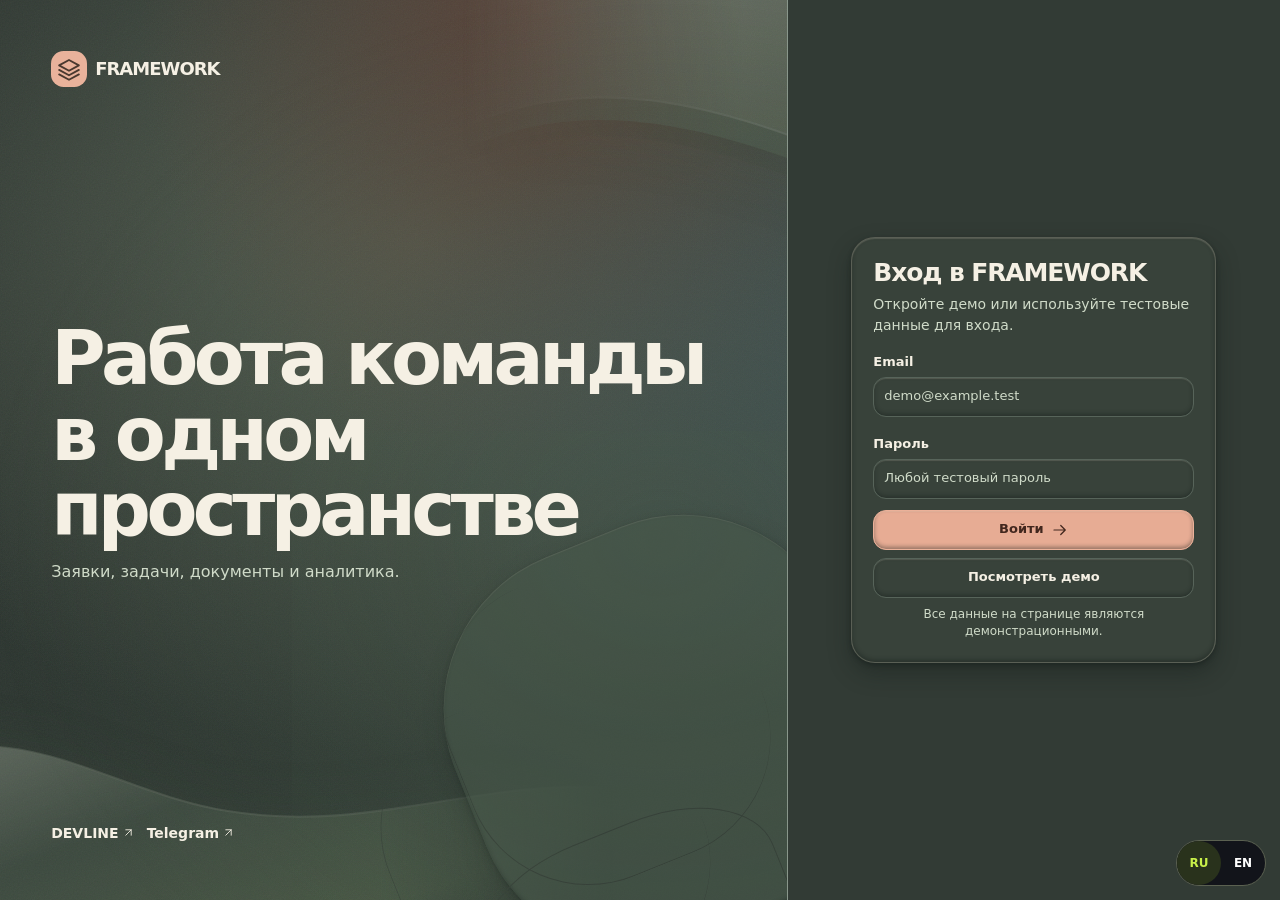
<file: projects/framework/index.html>
<!doctype html>
<html lang="ru" data-theme="dark">
<head>
  <meta charset="utf-8">
  <meta name="viewport" content="width=device-width, initial-scale=1">
  <meta name="description" content="FRAMEWORK от DEVLINE — демонстрационный операционный центр для заявок, задач, документов и аналитики команды.">
  <meta name="theme-color" content="#29312d">
  <meta property="og:type" content="website">
  <meta property="og:locale" content="ru_RU">
  <meta property="og:title" content="FRAMEWORK — операционный центр команды">
  <meta property="og:description" content="Интерактивное демо DEVLINE для управления заявками, задачами, документами и загрузкой команды.">
  <meta property="og:url" content="https://nightfox-dev42.github.io/devline/projects/framework/">
  <meta property="og:image" content="https://nightfox-dev42.github.io/devline/projects/framework/assets/preview.jpg">
  <meta property="og:image:width" content="1440">
  <meta property="og:image:height" content="900">
  <meta property="og:image:alt" content="Светлый dashboard FRAMEWORK с матовым 3D-объектом, показателями и графиком">
  <link rel="canonical" href="https://nightfox-dev42.github.io/devline/projects/framework/">
  <title>FRAMEWORK — операционный центр команды</title>
  <link rel="icon" href="assets/favicon.svg" type="image/svg+xml">
  <link rel="stylesheet" href="style.css">
  <script src="script.js" defer></script>
  <link rel="stylesheet" href="../../assets/project-language.css">
  <script src="../../assets/project-language.js" defer></script>
  <script src="language.js" defer></script>
</head>
<body>
  <div class="environment" aria-hidden="true">
    <svg class="environment-fold environment-fold--upper" viewBox="0 0 850 480" focusable="false">
      <defs>
        <linearGradient id="upper-clay" x1="15%" y1="5%" x2="85%" y2="92%">
          <stop stop-color="var(--fold-light)"/>
          <stop offset=".48" stop-color="var(--fold-cream)"/>
          <stop offset=".81" stop-color="var(--fold-sage)"/>
          <stop offset="1" stop-color="var(--fold-shade)"/>
        </linearGradient>
        <linearGradient id="upper-edge" x1="25%" y1="12%" x2="85%" y2="100%">
          <stop stop-color="var(--fold-cream)"/>
          <stop offset="1" stop-color="var(--fold-shade)"/>
        </linearGradient>
      </defs>
      <path fill="var(--fold-shade)" opacity=".15" d="M0 64C174 34 329 43 452 106s146 108 258 106c55-1 106-16 140-41v114c-62 45-133 68-212 62-119-9-164-74-283-122S116 143 0 196Z"/>
      <path fill="url(#upper-edge)" d="M0 53C176 29 332 38 453 101s145 107 256 104c54-1 107-17 141-43v110c-63 43-133 65-212 59-119-9-165-74-283-122S116 128 0 183Z"/>
      <path fill="url(#upper-clay)" d="M0 33C176 5 331 14 453 77s145 108 256 104c54-2 107-17 141-43v112c-62 44-133 65-212 59-119-9-165-73-283-122S116 107 0 162Z"/>
      <path fill="none" stroke="var(--fold-light)" stroke-width="2" opacity=".75" d="M0 162c116-55 238-23 355 25s164 113 283 122c79 6 150-15 212-59"/>
      <path fill="var(--fold-cream)" opacity=".36" d="M243 0h607v112c-49 39-97 50-153 47-95-4-124-62-211-99C405 24 330 14 243 0Z"/>
    </svg>
    <svg class="environment-fold environment-fold--lower" viewBox="0 0 690 420" focusable="false">
      <defs>
        <linearGradient id="lower-clay" x1="5%" y1="15%" x2="90%" y2="94%">
          <stop stop-color="var(--fold-light)"/>
          <stop offset=".27" stop-color="var(--fold-sage)"/>
          <stop offset=".68" stop-color="var(--fold-olive)"/>
          <stop offset="1" stop-color="var(--fold-shade)"/>
        </linearGradient>
      </defs>
      <path fill="var(--fold-shade)" opacity=".2" d="M0 111c125-60 207 21 324 39 133 23 236-31 366-22v196c-160-31-259 40-423-13C153 272 83 240 0 289Z"/>
      <path fill="url(#lower-clay)" d="M0 83c125-59 207 21 324 40 133 22 236-31 366-22v194c-160-31-259 41-423-12C153 244 83 211 0 261Z"/>
      <path fill="none" stroke="var(--fold-light)" stroke-width="2" opacity=".6" d="M0 83c125-59 207 21 324 40 133 22 236-31 366-22"/>
      <path fill="var(--fold-cream)" opacity=".38" d="M0 231c127-52 214 53 341 75 112 19 237-26 349-9v73c-120-8-238 37-350 17C212 364 129 288 0 327Z"/>
    </svg>
  </div>
  <a class="skip" href="#content">К содержанию</a>
  <div id="login" hidden></div>
  <div id="workspace" hidden>
    <aside id="rail" class="rail" aria-label="Рабочее пространство"></aside>
    <div class="workspace-body">
      <header class="topbar" id="topbar"></header>
      <main id="content" tabindex="-1"></main>
      <footer class="footer">
        <div>FRAMEWORK — концепт создан для демонстрации возможностей DEVLINE.<br>Все данные на странице являются демонстрационными.</div>
        <div class="devline-links">
          <a href="../../index.html">Вернуться в DEVLINE ↗</a>
          <a href="https://t.me/devline_ru">Telegram DEVLINE ↗</a>
        </div>
      </footer>
    </div>
    <nav id="bottom-nav" class="bottom-nav" aria-label="Быстрая навигация"></nav>
  </div>
  <dialog id="overlay" aria-labelledby="dialog-title">
    <div id="overlay-body"></div>
  </dialog>
  <div id="notice" class="toast" role="status" aria-live="polite"></div>
  <noscript>Для запуска демоверсии FRAMEWORK включите JavaScript.</noscript>
</body>
</html>
</file>
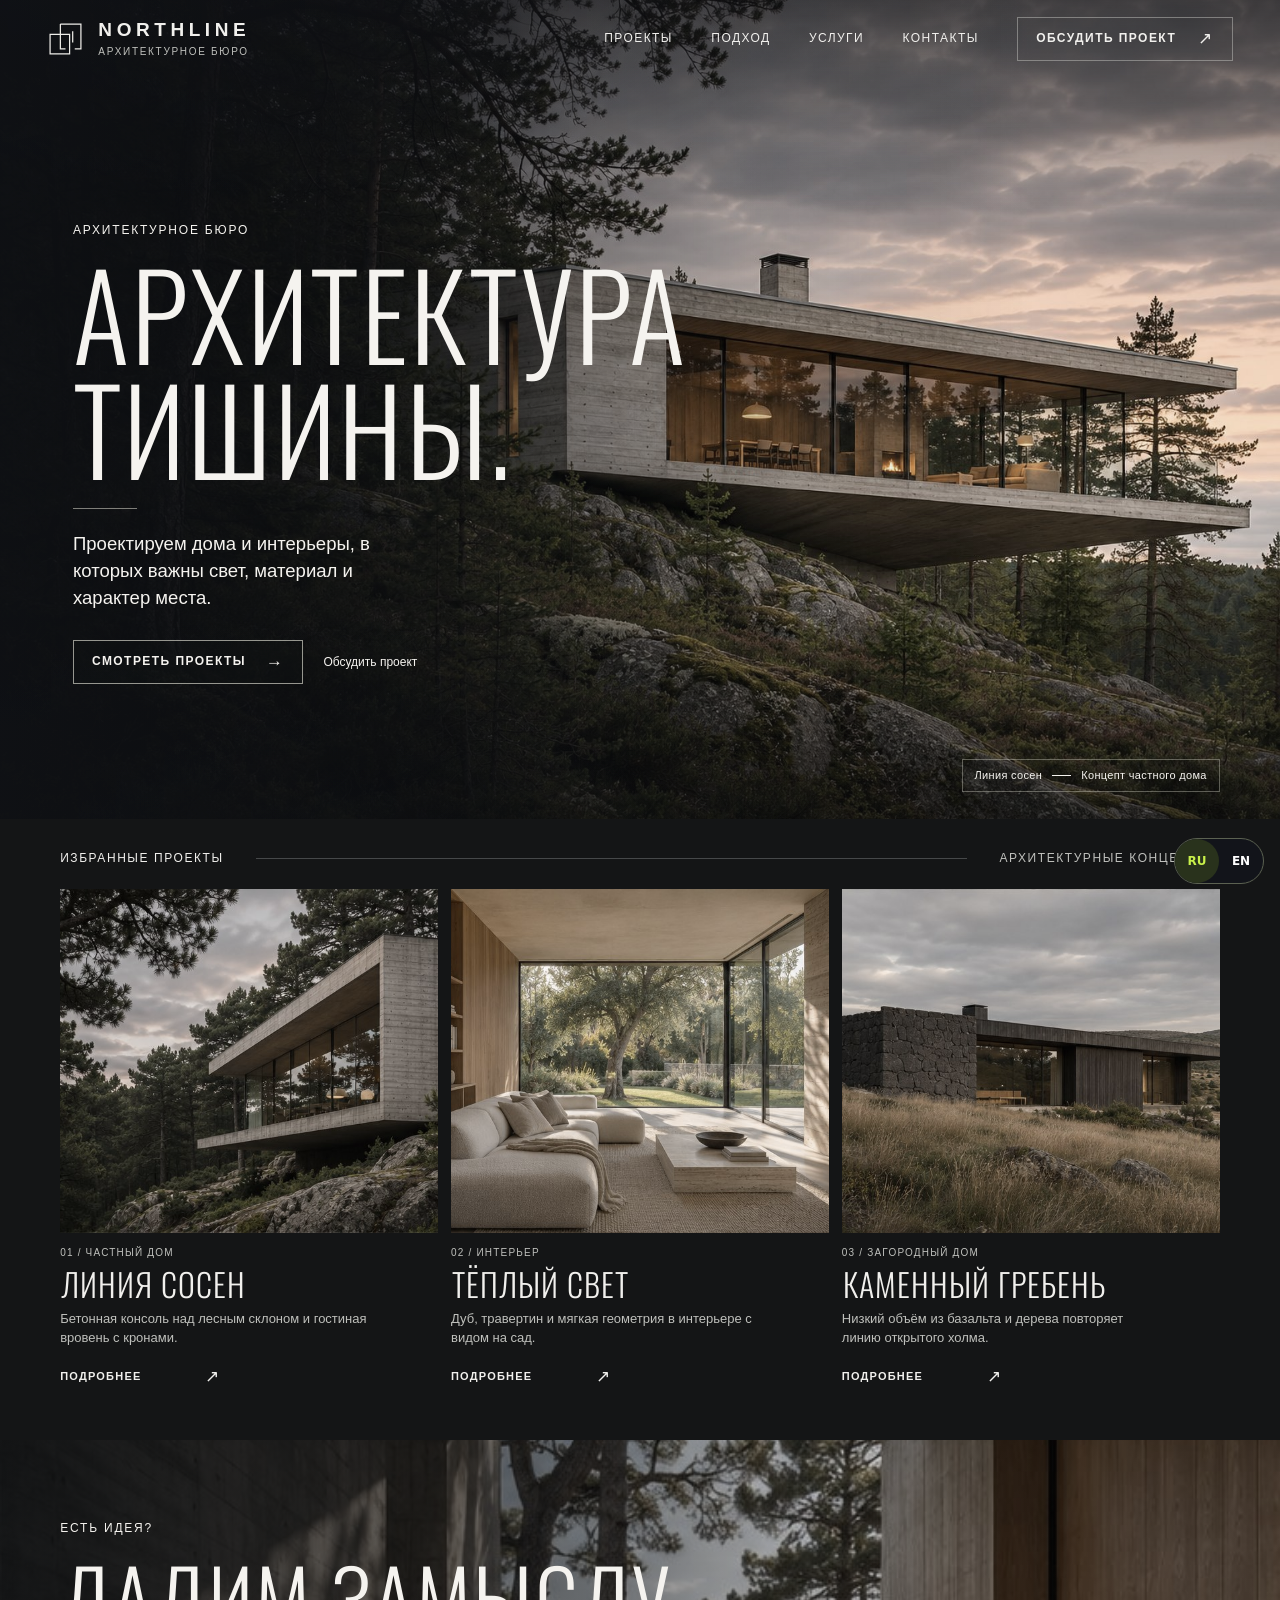
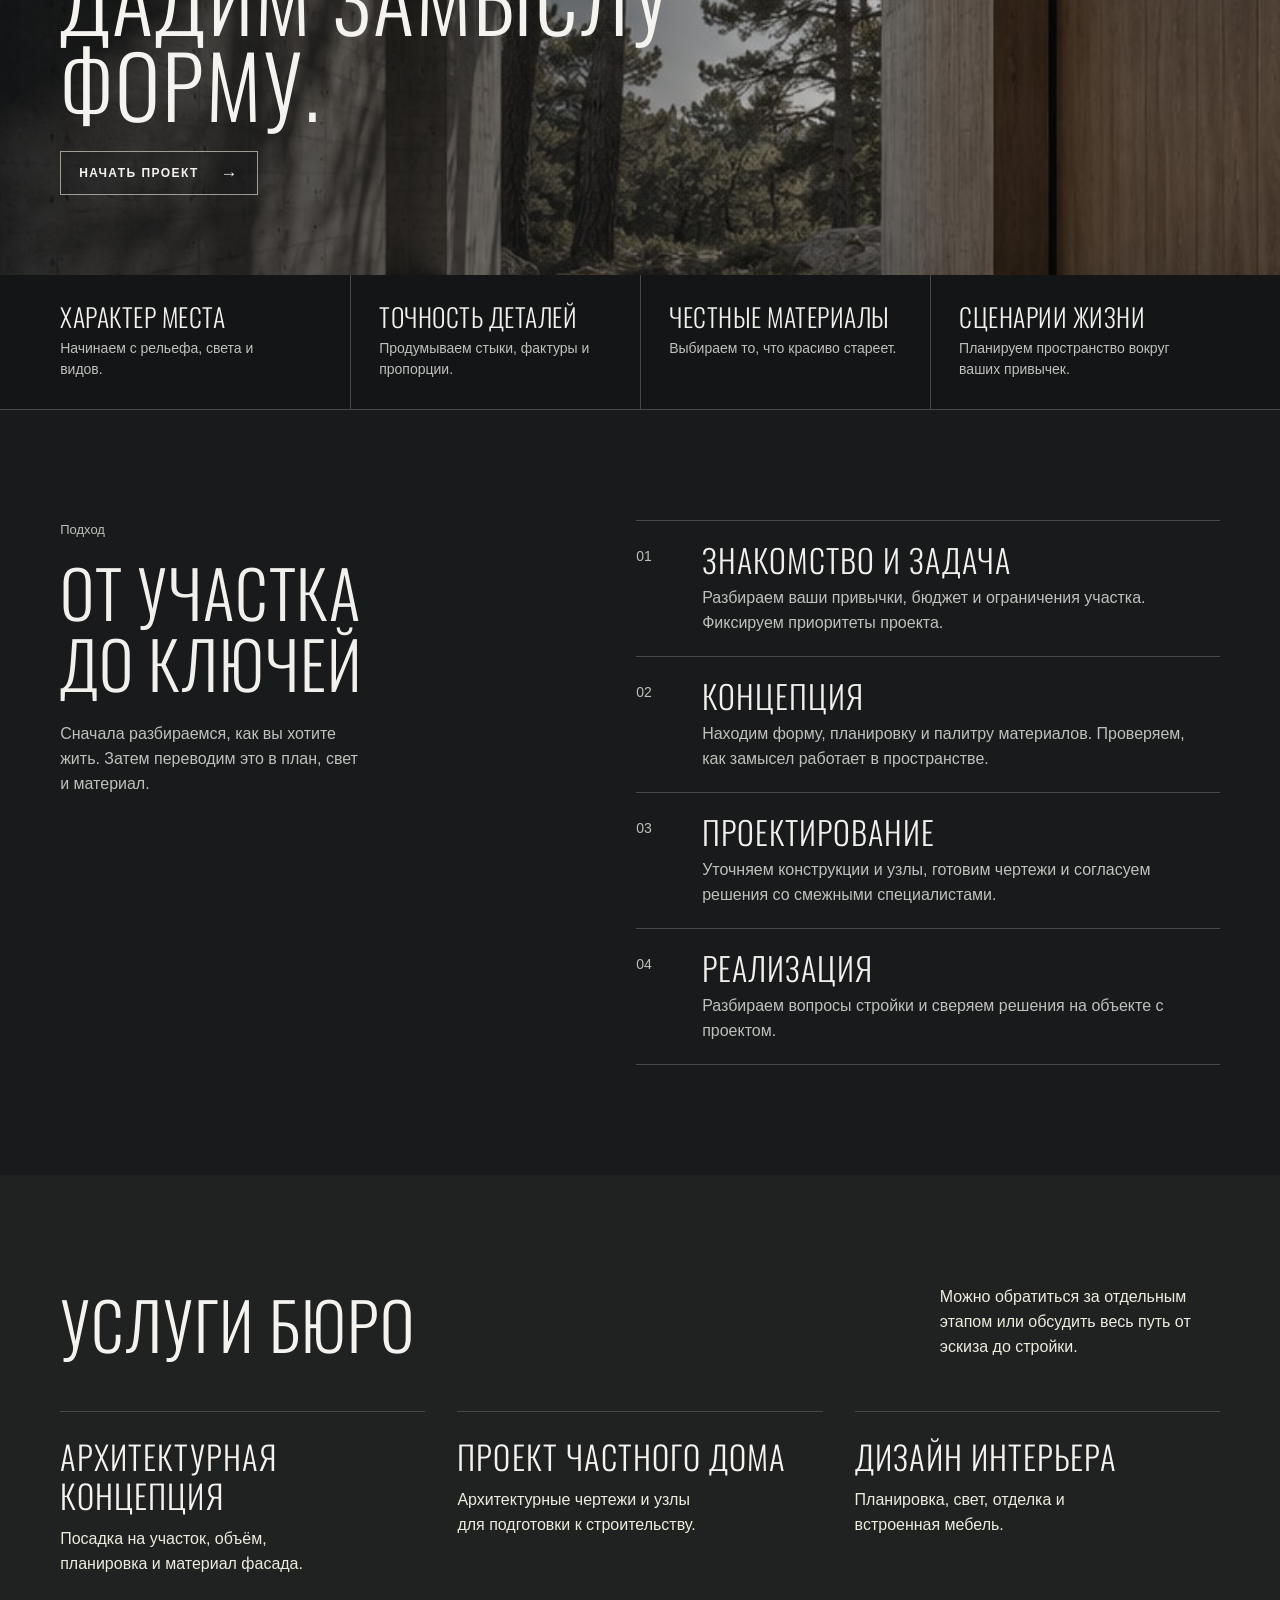
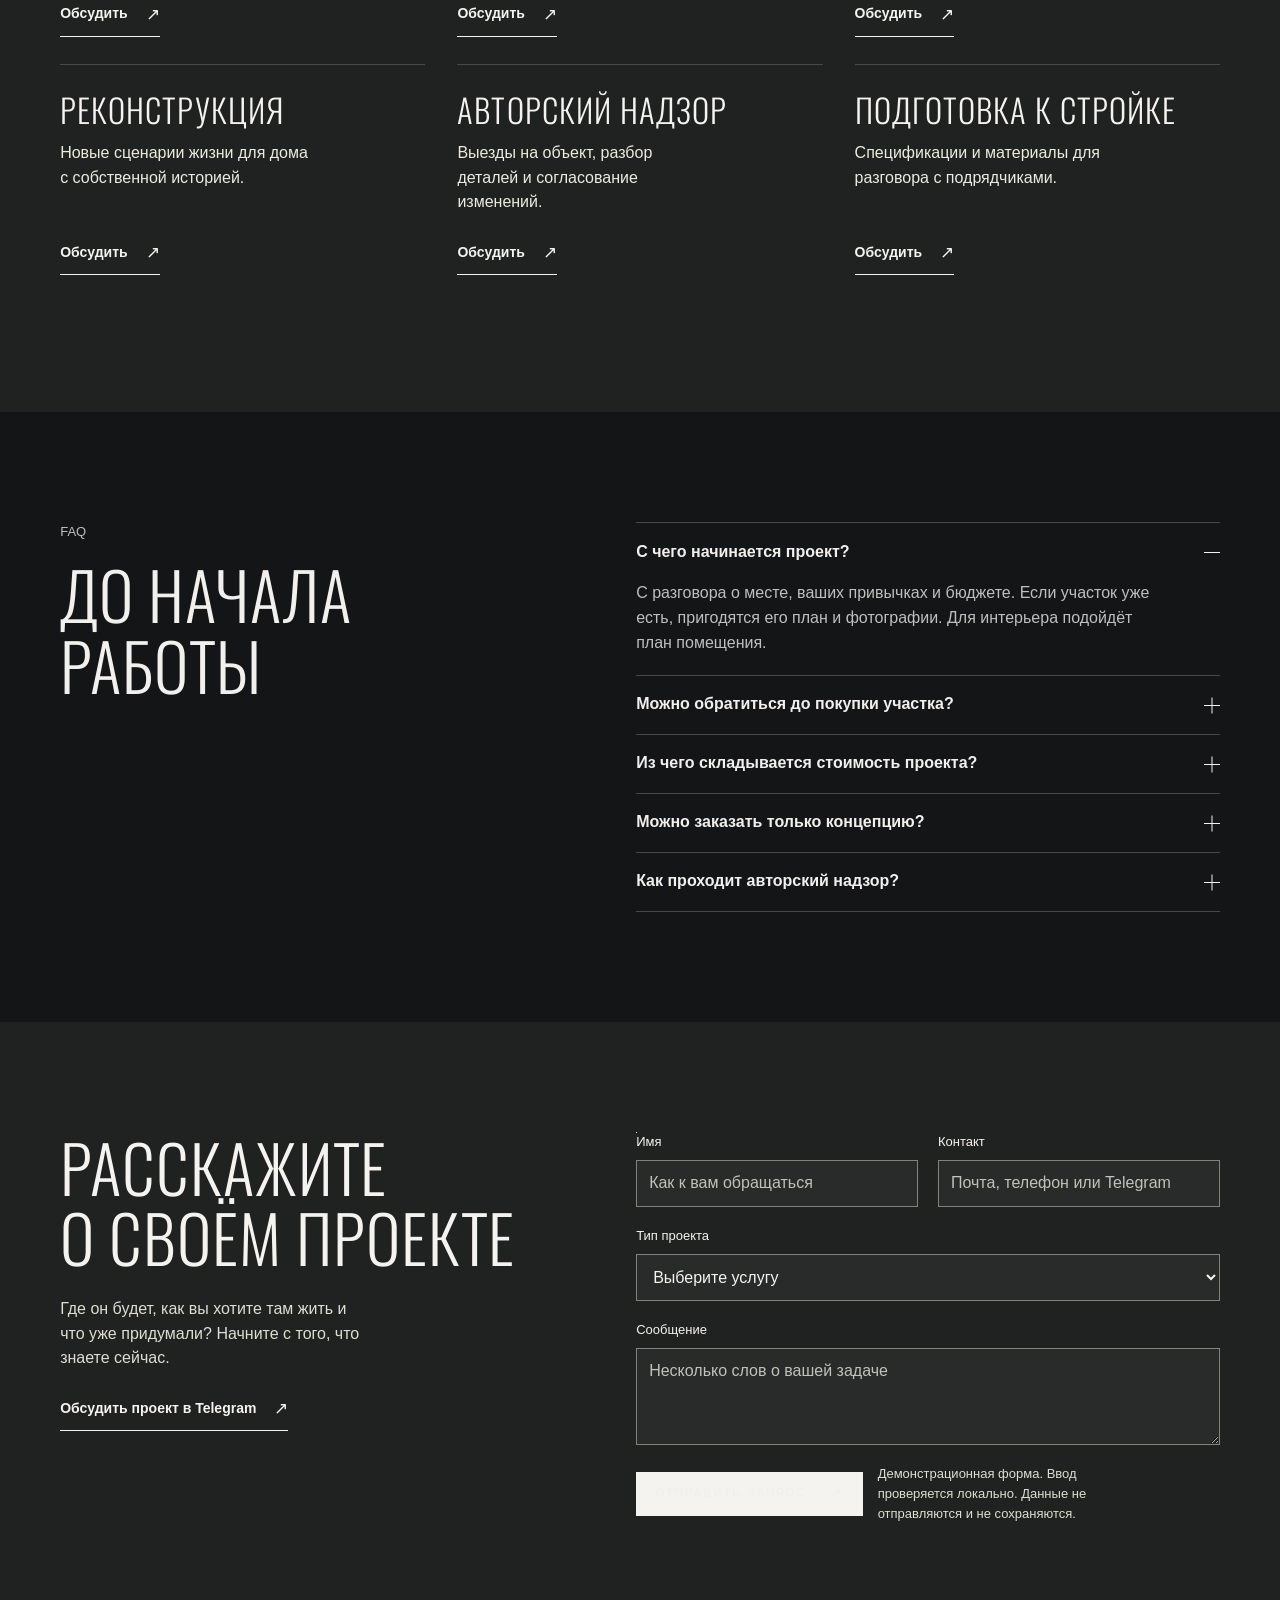
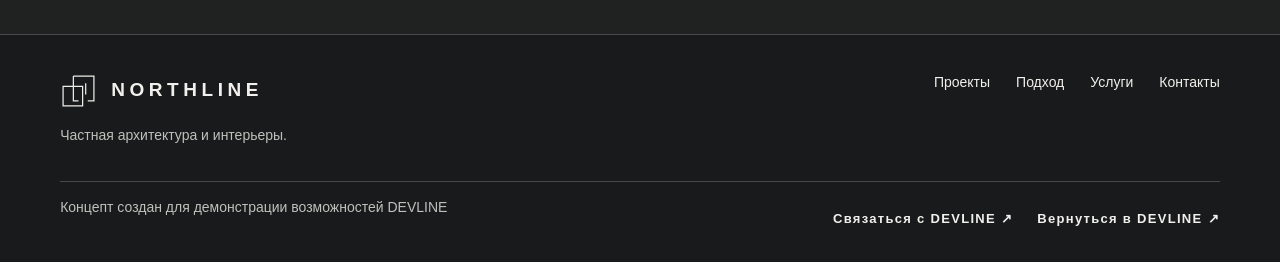
<file: projects/northline/index.html>
<!doctype html>
<html lang="ru">
<head>
  <meta charset="utf-8">
  <meta name="viewport" content="width=device-width, initial-scale=1">
  <meta name="theme-color" content="#111213">
  <meta name="description" content="NORTHLINE — концептуальное архитектурное бюро. Частные дома, интерьеры и работа с существующими зданиями.">
  <meta property="og:title" content="NORTHLINE — Архитектура тишины">
  <meta property="og:description" content="Частные дома, интерьеры и архитектурные концепции. Демонстрационный проект DEVLINE.">
  <meta property="og:type" content="website">
  <meta property="og:url" content="https://nightfox-dev42.github.io/devline/projects/northline/">
  <meta property="og:image" content="https://nightfox-dev42.github.io/devline/projects/northline/assets/hero.jpg">
  <link rel="canonical" href="https://nightfox-dev42.github.io/devline/projects/northline/">
  <title>NORTHLINE — Архитектура тишины</title>
  <link rel="icon" href="assets/mark.svg" type="image/svg+xml">
  <link rel="stylesheet" href="assets/style.css">
  <script src="assets/main.js" defer></script>
  <link rel="stylesheet" href="../../assets/project-language.css">
  <script src="../../assets/project-language.js" defer></script>
  <script src="language.js" defer></script>
</head>
<body id="top">
  <a class="skip" href="#main">К содержанию</a>
  <header class="header">
    <div class="shell header-inner">
      <a class="brand" href="#top" aria-label="NORTHLINE, к началу"><img src="assets/mark.svg" width="31" height="31" alt=""><span>NORTHLINE<small>Архитектурное бюро</small></span></a>
      <button class="menu-button" type="button" aria-expanded="false" aria-controls="navigation"><span>Меню</span><i aria-hidden="true"></i></button>
      <nav class="navigation" id="navigation" aria-label="Основная">
        <a href="#projects">Проекты</a><a href="#approach">Подход</a><a href="#services">Услуги</a><a href="#contact">Контакты</a>
        <a class="button outline header-cta" href="#contact">Обсудить проект <span aria-hidden="true">↗</span></a>
      </nav>
    </div>
  </header>
  <main id="main">
    <section class="hero" aria-labelledby="hero-title">
      <img class="hero-image" src="assets/hero.jpg" alt="Консольный бетонный дом среди высоких сосен" fetchpriority="high" width="1536" height="1024">
      <div class="shell hero-inner">
        <div class="hero-copy">
          <p class="hero-label">Архитектурное бюро</p>
          <h1 id="hero-title">Архитектура<br>тишины.</h1>
          <p class="hero-description">Проектируем дома и интерьеры, в которых важны свет, материал и характер места.</p>
          <div class="hero-actions">
            <a class="button ghost" href="#projects">Смотреть проекты <span aria-hidden="true">→</span></a>
            <a class="hero-contact" href="#contact">Обсудить проект</a>
          </div>
        </div>
        <p class="hero-caption">Линия сосен <span></span> Концепт частного дома</p>
      </div>
    </section>
    <section class="section shell" id="projects" aria-labelledby="projects-title">
      <div class="project-head"><h2 id="projects-title">Избранные проекты</h2><p>Архитектурные концепции</p></div>
      <div class="project-grid">
        <article class="project">
          <figure><img src="assets/pines.jpg" loading="lazy" alt="Остеклённый фасад бетонного дома на лесном склоне" width="800" height="576"><figcaption>01 / Частный дом</figcaption></figure>
          <h3>Линия сосен</h3><p>Бетонная консоль над лесным склоном и гостиная вровень с кронами.</p>
          <button class="text-button" type="button" data-project="pines" aria-haspopup="dialog" aria-label="Подробнее о проекте «Линия сосен»">Подробнее <span aria-hidden="true">↗</span></button>
        </article>
        <article class="project">
          <figure><img src="assets/light.jpg" loading="lazy" alt="Гостиная с дубовыми панелями и панорамным окном в сад" width="800" height="576"><figcaption>02 / Интерьер</figcaption></figure>
          <h3>Тёплый свет</h3><p>Дуб, травертин и мягкая геометрия в интерьере с видом на сад.</p>
          <button class="text-button" type="button" data-project="light" aria-haspopup="dialog" aria-label="Подробнее о проекте «Тёплый свет»">Подробнее <span aria-hidden="true">↗</span></button>
        </article>
        <article class="project">
          <figure><img src="assets/ridge.jpg" loading="lazy" alt="Низкий дом из тёмного камня среди трав на открытом склоне" width="800" height="576"><figcaption>03 / Загородный дом</figcaption></figure>
          <h3>Каменный гребень</h3><p>Низкий объём из базальта и дерева повторяет линию открытого холма.</p>
          <button class="text-button" type="button" data-project="ridge" aria-haspopup="dialog" aria-label="Подробнее о проекте «Каменный гребень»">Подробнее <span aria-hidden="true">↗</span></button>
        </article>
      </div>
    </section>
    <section class="statement" aria-labelledby="statement-title">
      <img src="assets/passage.jpg" loading="lazy" alt="Бетонная галерея обрамляет вид на сосны" width="800" height="576">
      <div class="shell statement-inner">
        <p class="label">Есть идея?</p>
        <h2 id="statement-title">Дадим замыслу<br>форму.</h2>
        <a class="button ghost" href="#contact">Начать проект <span aria-hidden="true">→</span></a>
      </div>
    </section>
    <section class="values" aria-label="Принципы бюро">
      <div class="shell values-grid">
        <div><h2>Характер места</h2><p>Начинаем с рельефа, света и видов.</p></div>
        <div><h2>Точность деталей</h2><p>Продумываем стыки, фактуры и пропорции.</p></div>
        <div><h2>Честные материалы</h2><p>Выбираем то, что красиво стареет.</p></div>
        <div><h2>Сценарии жизни</h2><p>Планируем пространство вокруг ваших привычек.</p></div>
      </div>
    </section>
    <section class="approach" id="approach" aria-labelledby="approach-title">
      <div class="section shell split">
        <div><p class="label">Подход</p><h2 id="approach-title">От участка<br>до ключей</h2><p class="intro">Сначала разбираемся, как вы хотите жить. Затем переводим это в план, свет и материал.</p></div>
        <ol class="steps">
          <li><span aria-hidden="true">01</span><div><h3>Знакомство и задача</h3><p>Разбираем ваши привычки, бюджет и ограничения участка. Фиксируем приоритеты проекта.</p></div></li>
          <li><span aria-hidden="true">02</span><div><h3>Концепция</h3><p>Находим форму, планировку и палитру материалов. Проверяем, как замысел работает в пространстве.</p></div></li>
          <li><span aria-hidden="true">03</span><div><h3>Проектирование</h3><p>Уточняем конструкции и узлы, готовим чертежи и согласуем решения со смежными специалистами.</p></div></li>
          <li><span aria-hidden="true">04</span><div><h3>Реализация</h3><p>Разбираем вопросы стройки и сверяем решения на объекте с проектом.</p></div></li>
        </ol>
      </div>
    </section>
    <section class="services" id="services" aria-labelledby="services-title">
      <div class="section shell">
        <div class="section-head"><h2 id="services-title">Услуги бюро</h2><p>Можно обратиться за отдельным этапом или обсудить весь путь от эскиза до стройки.</p></div>
        <div class="service-grid">
          <article><h3>Архитектурная концепция</h3><p>Посадка на участок, объём, планировка и материал фасада.</p><a class="text-button" href="#contact" data-service="concept" aria-label="Обсудить архитектурную концепцию">Обсудить <span aria-hidden="true">↗</span></a></article>
          <article><h3>Проект частного дома</h3><p>Архитектурные чертежи и узлы для подготовки к строительству.</p><a class="text-button" href="#contact" data-service="house" aria-label="Обсудить проект частного дома">Обсудить <span aria-hidden="true">↗</span></a></article>
          <article><h3>Дизайн интерьера</h3><p>Планировка, свет, отделка и встроенная мебель.</p><a class="text-button" href="#contact" data-service="interior" aria-label="Обсудить дизайн интерьера">Обсудить <span aria-hidden="true">↗</span></a></article>
          <article><h3>Реконструкция</h3><p>Новые сценарии жизни для дома с собственной историей.</p><a class="text-button" href="#contact" data-service="renovation" aria-label="Обсудить реконструкцию">Обсудить <span aria-hidden="true">↗</span></a></article>
          <article><h3>Авторский надзор</h3><p>Выезды на объект, разбор деталей и согласование изменений.</p><a class="text-button" href="#contact" data-service="oversight" aria-label="Обсудить авторский надзор">Обсудить <span aria-hidden="true">↗</span></a></article>
          <article><h3>Подготовка к стройке</h3><p>Спецификации и материалы для разговора с подрядчиками.</p><a class="text-button" href="#contact" data-service="build" aria-label="Обсудить подготовку к стройке">Обсудить <span aria-hidden="true">↗</span></a></article>
        </div>
      </div>
    </section>
    <section class="section shell split" id="faq" aria-labelledby="faq-title">
      <div><p class="label">FAQ</p><h2 id="faq-title">До начала работы</h2></div>
      <div class="faq">
        <h3><button id="q1" type="button" aria-expanded="true" aria-controls="a1">С чего начинается проект?<i aria-hidden="true"></i></button></h3>
        <div id="a1" role="region" aria-labelledby="q1"><p>С разговора о месте, ваших привычках и бюджете. Если участок уже есть, пригодятся его план и фотографии. Для интерьера подойдёт план помещения.</p></div>
        <h3><button id="q2" type="button" aria-expanded="false" aria-controls="a2">Можно обратиться до покупки участка?<i aria-hidden="true"></i></button></h3>
        <div id="a2" role="region" aria-labelledby="q2" hidden><p>Да. Стоит заранее оценить рельеф, ориентацию по солнцу, подъезд и ограничения застройки. Это помогает понять, какой дом можно разместить на участке.</p></div>
        <h3><button id="q3" type="button" aria-expanded="false" aria-controls="a3">Из чего складывается стоимость проекта?<i aria-hidden="true"></i></button></h3>
        <div id="a3" role="region" aria-labelledby="q3" hidden><p>Из масштаба, сложности участка или здания и состава работ. После знакомства формируется предложение с перечнем этапов и их стоимостью.</p></div>
        <h3><button id="q4" type="button" aria-expanded="false" aria-controls="a4">Можно заказать только концепцию?<i aria-hidden="true"></i></button></h3>
        <div id="a4" role="region" aria-labelledby="q4" hidden><p>Да. Концепция определяет планировку, форму и характер материалов. По ней можно обсудить бюджет и решить, какие чертежи понадобятся дальше.</p></div>
        <h3><button id="q5" type="button" aria-expanded="false" aria-controls="a5">Как проходит авторский надзор?<i aria-hidden="true"></i></button></h3>
        <div id="a5" role="region" aria-labelledby="q5" hidden><p>Архитектор отвечает на вопросы подрядчика и проверяет, как проектные решения воплощаются на объекте. Состав сопровождения и график выездов обсуждаются заранее.</p></div>
      </div>
    </section>
    <section class="contact" id="contact" aria-labelledby="contact-title">
      <div class="section shell split">
        <div>
          <h2 id="contact-title">Расскажите<br>о своём проекте</h2>
          <p class="intro">Где он будет, как вы хотите там жить и что уже придумали? Начните с того, что знаете сейчас.</p>
          <a class="text-button contact-link" href="https://t.me/devline_ru">Обсудить проект в Telegram <span aria-hidden="true">↗</span></a>
        </div>
        <form class="form" autocomplete="off" aria-describedby="demo-note">
          <div class="field"><label for="name">Имя</label><input id="name" required maxlength="100" placeholder="Как к вам обращаться"><small id="name-error" hidden></small></div>
          <div class="field"><label for="reach">Контакт</label><input id="reach" required maxlength="160" placeholder="Почта, телефон или Telegram"><small id="reach-error" hidden></small></div>
          <div class="field full"><label for="type">Тип проекта</label><select id="type" required><option value="">Выберите услугу</option><option value="concept">Архитектурная концепция</option><option value="house">Проект частного дома</option><option value="interior">Дизайн интерьера</option><option value="renovation">Реконструкция</option><option value="oversight">Авторский надзор</option><option value="build">Подготовка к стройке</option><option value="other">Другое</option></select><small id="type-error" hidden></small></div>
          <div class="field full"><label for="message">Сообщение</label><textarea id="message" required maxlength="2000" rows="3" placeholder="Несколько слов о вашей задаче"></textarea><small id="message-error" hidden></small></div>
          <div class="full form-end"><button class="button light" type="submit" disabled>Отправить запрос <span aria-hidden="true">↗</span></button><p id="demo-note">Демонстрационная форма. Ввод проверяется локально. Данные не отправляются и не сохраняются.</p></div>
          <div class="full feedback" role="status"></div>
          <noscript><p class="full">Для проверки демонстрационной формы включите JavaScript.</p></noscript>
        </form>
      </div>
    </section>
  </main>
  <footer class="footer"><div class="shell">
    <div class="footer-main">
      <div><a class="brand" href="#top" aria-label="NORTHLINE, к началу"><img src="assets/mark.svg" width="31" height="31" alt=""><span>NORTHLINE</span></a><p>Частная архитектура и интерьеры.</p></div>
      <nav aria-label="В подвале"><a href="#projects">Проекты</a><a href="#approach">Подход</a><a href="#services">Услуги</a><a href="#contact">Контакты</a></nav>
    </div>
    <div class="footer-base">
      <p>Концепт создан для демонстрации возможностей DEVLINE</p>
      <div class="footer-links">
        <a href="https://t.me/devline_ru">Связаться с DEVLINE <span aria-hidden="true">↗</span></a>
        <a href="../../index.html">Вернуться в DEVLINE <span aria-hidden="true">↗</span></a>
      </div>
    </div>
  </div></footer>
  <dialog class="project-dialog" aria-labelledby="dialog-title">
    <div class="dialog-panel">
      <button class="close-dialog" type="button" aria-label="Закрыть окно" autofocus>×</button>
      <img class="dialog-image" alt="" width="800" height="576">
      <div class="dialog-copy"><p class="label dialog-type"></p><h2 id="dialog-title"></h2><p class="dialog-description"></p></div>
    </div>
  </dialog>
</body>
</html>
</file>
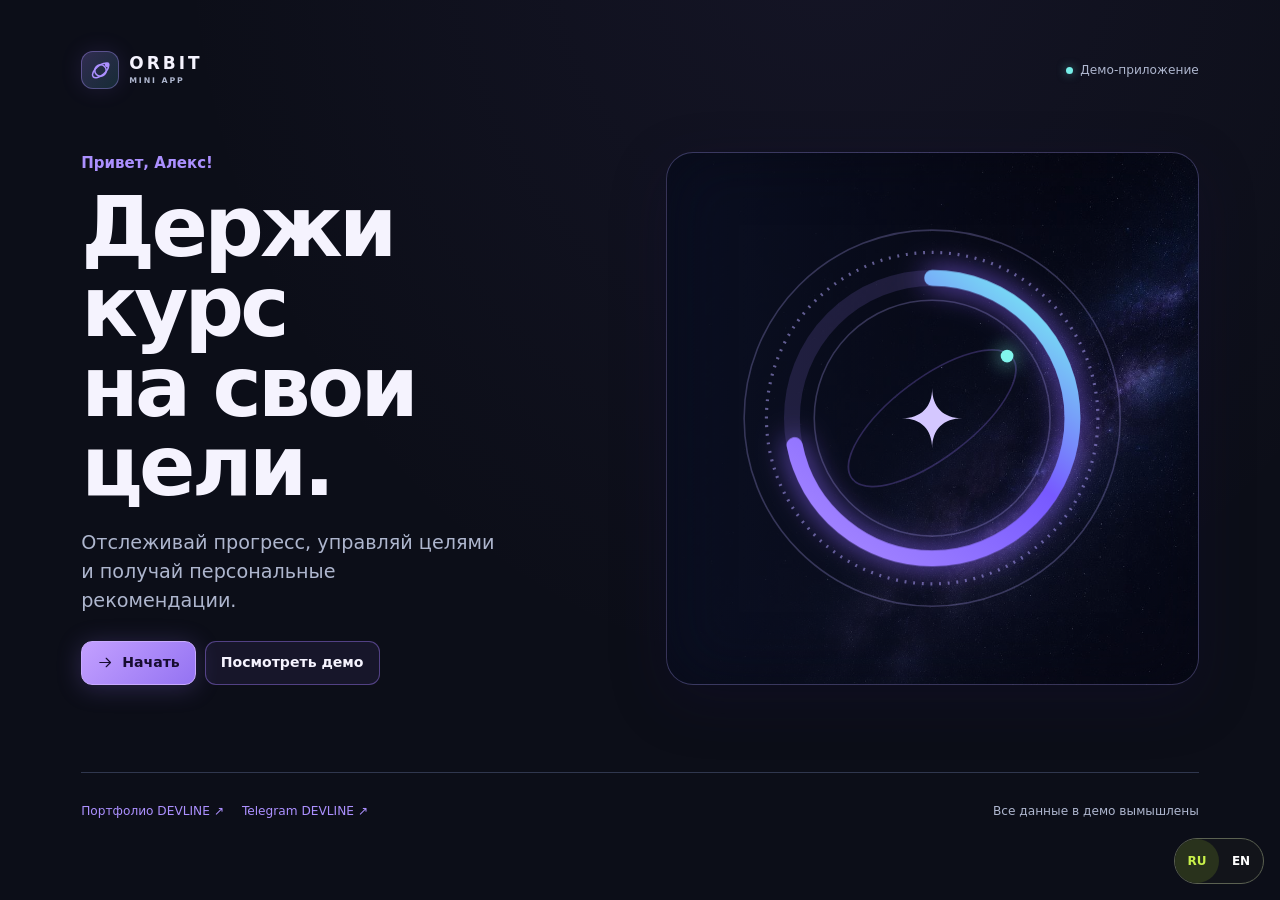
<file: projects/orbit/index.html>
<!doctype html>
<html lang="ru">
<head>
  <meta charset="utf-8">
  <meta name="viewport" content="width=device-width, initial-scale=1, viewport-fit=cover">
  <meta name="theme-color" content="#0c0e18">
  <meta name="description" content="ORBIT — демонстрационное мини-приложение с целями, персональной аналитикой и рекомендациями.">
  <meta property="og:title" content="ORBIT MINI APP">
  <meta property="og:description" content="ORBIT — демонстрационное мини-приложение с целями, персональной аналитикой и рекомендациями.">
  <meta property="og:type" content="website">
  <meta property="og:url" content="https://nightfox-dev42.github.io/devline/projects/orbit/">
  <meta property="og:image" content="https://nightfox-dev42.github.io/devline/projects/orbit/assets/preview.jpg">
  <meta property="og:image:alt" content="Дашборд ORBIT MINI APP с прогрессом и графиком активности">
  <link rel="canonical" href="https://nightfox-dev42.github.io/devline/projects/orbit/">
  <link rel="icon" type="image/svg+xml" href="assets/favicon.svg">
  <title>ORBIT MINI APP</title>
  <link rel="stylesheet" href="style.css">
  <script src="script.js" defer></script>
  <link rel="stylesheet" href="../../assets/project-language.css">
  <script src="../../assets/project-language.js" defer></script>
  <script src="language.js" defer></script>
</head>
<body>
  <div id="app"></div>
  <dialog id="modal" aria-labelledby="modal-title">
    <div id="modal-content"></div>
  </dialog>
  <div id="toast" role="status" aria-atomic="true"></div>
</body>
</html>
</file>
<file: projects/framework/style.css>
:root {
  color-scheme: light;
  --row: 11px;
  font: 14px/1.45 "Segoe UI", system-ui, sans-serif;
  --bg: #e9eee7;
  --scene-base: #dde5dc;
  --scene-blue: #c2d5df;
  --scene-peach: #eed1c0;
  --fold-light: #fff9ed;
  --fold-cream: #efe9d9;
  --fold-sage: #c9d8c5;
  --fold-olive: #c2ceb1;
  --fold-shade: #a1b29f;
  --paper: #fcfaf3;
  --sheet: #e7e9df;
  --line: #d8ded3;
  --rule: #a1aa9d;
  --ink: #25372e;
  --muted: #4d5d53;
  --blue: #28516b;
  --blue-solid: #91b0bf;
  --blue-ink: #183648;
  --orange: #d48669;
  --amber: #85402d;
  --green: #386147;
  --urgent: #8b3e32;
  --peach: #efb59e;
  --peach-ink: #42271e;
  --sage: #dce8d6;
  --mist: #dceaf0;
  --sand: #f2e5d6;
  --alert: #f0d0bc;
  --bar: #7399ae;
  --highlight: #ffffffc4;
  --shadow: 0 2px 3px #283b2911, 0 10px 25px #283b2911;
  --inset: inset 0 1px 1px #fff9, inset 0 -2px 4px #283b2910;
  --display: "Segoe UI Variable Display", "Segoe UI", system-ui, sans-serif;
  --mono: "Segoe UI", system-ui, sans-serif;
}
:root[data-theme="dark"] {
  color-scheme: dark;
  --bg: #29312d;
  --scene-base: #303b33;
  --scene-blue: #40535b;
  --scene-peach: #584238;
  --fold-light: #697367;
  --fold-cream: #555f51;
  --fold-sage: #435145;
  --fold-olive: #52634c;
  --fold-shade: #354439;
  --paper: #38423a;
  --sheet: #464f46;
  --line: #57645a;
  --rule: #89968b;
  --ink: #f5f0e4;
  --muted: #d0dbc9;
  --blue: #b9dce9;
  --blue-solid: #a7cadb;
  --blue-ink: #183648;
  --orange: #e6aa91;
  --amber: #f7c0a8;
  --green: #b3d6aa;
  --urgent: #ffb5a6;
  --peach: #e7ac94;
  --peach-ink: #42271e;
  --sage: #48594b;
  --mist: #405761;
  --sand: #514740;
  --alert: #594037;
  --bar: #a2c8d9;
  --highlight: #f5e8d32d;
  --shadow: 0 2px 4px #131c1870, 0 10px 22px #131c1866;
  --inset: inset 0 1px 1px #f5e8d32a, inset 0 -2px 4px #111a1766;
}
:root.compact { --row: 6px; }
*, *::before, *::after { box-sizing: border-box; }
[hidden] { display: none !important; }
body { margin: 0; background: var(--bg); color: var(--ink); }
a { color: inherit; text-decoration: none; }
button, input, select, textarea { font: inherit; color: inherit; }
button, select { cursor: pointer; touch-action: manipulation; }
button:disabled { opacity: .55; cursor: default; }
:focus-visible { outline: 2px solid var(--blue); outline-offset: 3px; }
h1, h2, h3, p { margin: 0; }
h1, h2, h3, .brand { font-family: var(--display); }
h1 { font-size: clamp(42px, 5.8vw, 88px); line-height: .97; letter-spacing: -.075em; font-weight: 800; }
h2 { font-size: 20px; line-height: 1.08; letter-spacing: -.045em; }
h3 { font-size: 16px; line-height: 1.28; overflow-wrap: anywhere; }
small { color: var(--muted); font-size: 12px; }
svg { flex: none; vertical-align: middle; }
.skip { position: fixed; z-index: 20; top: 8px; left: 8px; padding: 12px; background: var(--paper); border: 1px solid var(--ink); transform: translateY(-150%); }
.skip:focus { transform: none; }
.workspace-body { min-height: 100dvh; display: flex; flex-direction: column; }
.command-wrap, #content, .footer { width: min(100%, 1576px); margin-inline: auto; padding-inline: clamp(18px, 3.4vw, 54px); }
.topbar { border-bottom: 1px solid var(--rule); }
.command-line { display: flex; align-items: center; gap: 22px; min-height: 68px; }
.brand { display: flex; align-items: center; gap: 9px; font-size: 24px; letter-spacing: -.07em; }
.brand b { font-weight: 900; }
.workspace-name { padding-left: 22px; border-left: 1px solid var(--rule); font-size: 12px; color: var(--muted); }
.top-actions { display: flex; align-items: center; gap: 6px; margin-left: auto; }
.profile-link { display: grid; place-items: center; min-width: 44px; height: 44px; }
.avatar { display: inline-grid; place-items: center; flex: none; width: 25px; height: 25px; border: 1px solid var(--line); background: var(--sheet); color: var(--ink); font: 700 10px var(--mono); }
.profile-link .avatar { width: 34px; height: 34px; font-size: 12px; border-color: var(--rule); background: var(--paper); }
.main-nav { display: grid; }
.main-nav a { min-height: 44px; display: flex; align-items: center; gap: 8px; padding: 8px 12px; font-weight: 680; }
.main-nav a:hover, .profile-link:hover { background: var(--sheet); }
.main-nav a[aria-current] { background: var(--blue-solid); color: var(--blue-ink); }
.main-nav a[aria-current] small { color: var(--blue-ink); }
.command-nav { grid-template-columns: repeat(8,minmax(0,1fr)); border: 1px solid var(--rule); border-bottom: 0; }
.command-nav a { min-height: 39px; justify-content: center; border-right: 1px solid var(--rule); }
.command-nav a:last-child { border-right: 0; }
.command-nav a small { font: 11px var(--mono); }
.bottom-nav { display: none; }
#content { flex: 1; padding-top: 22px; padding-bottom: 35px; outline: none; }
.page-heading { display: flex; justify-content: space-between; gap: 18px 24px; align-items: end; padding-bottom: 14px; margin-bottom: 18px; border-bottom: 1px solid var(--rule); }
.heading-copy { min-width: 0; }
.page-heading p { margin-top: 9px; color: var(--muted); font-size: 15px; }
.refresh-short { display: none; }
.report-chart .chart { --plot-height: 168px; }
.heading-actions, .filters, .account-actions { display: flex; flex-wrap: wrap; align-items: center; gap: 7px; }
.button, input:not([type="checkbox"]), select, textarea { border: 1px solid var(--rule); background: var(--paper); border-radius: 2px; }
.button { display: inline-flex; justify-content: center; align-items: center; gap: 7px; min-height: 40px; line-height: 1.15; padding: 8px 11px; font-size: 13px; font-weight: 700; }
.button:hover:not(:disabled) { border-color: var(--blue); color: var(--blue); }
.button.primary { background: var(--blue-solid); color: var(--blue-ink); border-color: var(--blue-solid); }
.button.primary:hover:not(:disabled) { color: var(--blue-ink); background: color-mix(in srgb,var(--blue-solid) 88%,#111); }
.button.danger, .overdue { color: var(--urgent); }
.button.icon-button { position: relative; padding: 0; width: 44px; height: 44px; border-color: transparent; background: transparent; flex: none; }
.bell-dot { position: absolute; top: 2px; right: 0; min-width: 17px; padding: 2px 3px; background: var(--blue-solid); color: var(--blue-ink); font: 700 9px var(--mono); text-align: center; }
.button.text-button, .text-link { padding: 0; border: 0; background: transparent; color: var(--blue); justify-content: start; text-align: left; min-height: 32px; font-weight: 700; }
.button.text-button:hover, .text-link:hover { text-decoration: underline; }
.text-link { display: inline-flex; align-items: center; gap: 5px; font-size: 12px; white-space: nowrap; }
.button.small-button { min-height: 32px; padding: 5px 8px; font-size: 12px; }
input:not([type="checkbox"]), select, textarea { padding: 8px 10px; min-height: 40px; min-width: 0; }
input::placeholder, textarea::placeholder { color: var(--muted); }
textarea { resize: vertical; }
select { max-width: 100%; }
.period-select { display: flex; align-items: center; gap: 3px; padding-left: 8px; border: 1px solid var(--rule); border-radius: 2px; background: var(--paper); color: var(--muted); }
.period-select select { border: 0; background: transparent; min-height: 38px; padding-left: 4px; color: var(--ink); }
.panel { min-width: 0; border: 1px solid var(--line); border-top-color: var(--rule); background: var(--paper); }
.panel-head { display: flex; align-items: start; justify-content: space-between; gap: 8px; padding: 13px 15px 10px; }
.panel-head p { color: var(--muted); margin-top: 4px; font-size: 12px; }
.panel-head > svg { color: var(--muted); }
.report-grid { display: grid; grid-template-columns: minmax(0,2.3fr) minmax(0,1fr); gap: 13px; }
.report-recent { grid-column: 1/-1; }
.stats { display: grid; grid-template-columns: 1.15fr .92fr .96fr 1.02fr; }
.stat { min-width: 0; padding: 9px 12px 12px; border-right: 1px solid var(--line); }
.stat:last-child { border: 0; }
.stat-label { font-size: 12px; font-weight: 700; line-height: 1.2; min-height: 29px; }
.stat-value { display: flex; align-items: end; gap: 4px; }
.stat strong { display: block; font: 750 clamp(30px,3.65vw,61px)/.95 var(--mono); letter-spacing: -.085em; margin: 1px 0 6px; }
.stat small { display: block; font-size: 11px; }
.stat small b { color: var(--green); }
.sparkline { color: var(--blue); width: min(30%,63px); margin-bottom: 8px; }
.attention { border-top: 4px solid var(--orange); }
.attention .panel-head { align-items: center; padding-block: 9px 7px; }
.attention-count { color: var(--amber); font: 800 25px var(--mono); }
.attention-rows a { display: flex; align-items: center; gap: 7px; min-height: 42px; padding: 7px 13px; border-top: 1px solid var(--line); font-size: 12px; font-weight: 650; }
.attention-rows a span { flex: 1; }
.attention-rows a :is(svg,b) { color: var(--amber); }
.attention-rows a b { font-family: var(--mono); }
.attention-rows a:hover { background: var(--sheet); }
.chart { display: grid; grid-template-columns: 29px minmax(0,1fr); gap: 7px; margin: 12px 16px 0; color: var(--blue); }
.axis-y { height: calc(var(--plot-height,185px) + 4px); display: flex; flex-direction: column; justify-content: space-between; text-align: right; color: var(--muted); font: 10px/1 var(--mono); transform: translateY(-4px); }
.plot { position: relative; height: var(--plot-height,185px); border-left: 1px solid var(--rule); border-bottom: 1px solid var(--rule); }
.plot::before { content: ""; position: absolute; inset: 25% 0 auto; height: 1px; background: var(--line); box-shadow: 0 calc(var(--plot-height,185px)/4) var(--line), 0 calc(var(--plot-height,185px)/2) var(--line); pointer-events: none; }
.chart-art { position: absolute; width: 100%; height: 100%; inset: 0; overflow: visible; pointer-events: none; }
.chart-point { position: absolute; z-index: 1; background: transparent; border: 0; width: 26px; height: 26px; padding: 0; left: var(--x); top: var(--y); transform: translate(-50%,-50%); color: var(--blue-ink); }
.chart-point::before { display: block; margin: auto; content: ""; width: 7px; height: 7px; border: 1px solid var(--blue); background: var(--paper); }
.chart-point:is(:hover,:focus-visible,[aria-pressed="true"]) { z-index: 3; }
.chart-point:is(:hover,:focus-visible,[aria-pressed="true"])::before { background: var(--blue); }
.chart-point.bar { width: var(--bar-width); height: calc(100% - var(--y)); transform: translateX(-50%); background: var(--blue-solid); }
.chart-point.bar::before { display: none; }
.dashboard-chart .chart-point.bar.latest { background: var(--orange); }
.chart-point.bar:is(:hover,:focus-visible,[aria-pressed="true"]) { background: var(--ink); }
.point-tip { display: none; position: absolute; top: -31px; left: 50%; transform: translateX(-50%); padding: 5px 7px; color: var(--paper); background: var(--ink); white-space: nowrap; font: 11px var(--mono); }
.chart-point:first-of-type .point-tip { left: 0; transform: none; }
.chart-point:last-of-type .point-tip { left: auto; right: 0; transform: none; }
.chart-point:is(:hover,:focus-visible,[aria-pressed="true"]) .point-tip { display: block; }
.axis-x { position: relative; height: 23px; color: var(--muted); font: 10px var(--mono); }
.axis-x span { position: absolute; transform: translateX(-50%); top: 6px; white-space: nowrap; }
.legend { display: inline-flex; align-items: center; gap: 6px; color: var(--muted); font: 11px var(--mono); white-space: nowrap; }
.legend i, .activity-dot, .badge i, .kanban-lane h2 i { width: 7px; height: 7px; background: var(--tone,var(--blue)); flex: none; }
.chart-bottom { display: flex; justify-content: space-between; margin: 0 15px; padding: 6px 0 10px; border-top: 1px solid var(--line); font: 11px var(--mono); color: var(--muted); }
.chart-bottom strong { color: var(--green); }
.activity ul { margin: 0 14px; padding: 0; list-style: none; }
.activity li { padding: 5px 0; display: flex; align-items: start; gap: 7px; border-top: 1px solid var(--line); font-size: 12px; }
.activity li div { min-width: 0; flex: 1; }
.activity li small { display: block; font-size: 11px; overflow-wrap: anywhere; }
.activity time { white-space: nowrap; font: 10px var(--mono); color: var(--muted); }
.activity-dot { margin-top: 4px; }
.activity > .button { margin: 2px 14px 5px; }
.table-scroll { overflow-x: auto; max-width: 100%; }
table { width: 100%; border-collapse: collapse; text-align: left; white-space: nowrap; font-size: 13px; }
thead { background: var(--sheet); color: var(--ink); }
th, td { padding: var(--row) 12px; border-bottom: 1px solid var(--line); }
th { font: 700 11px var(--mono); border-block: 1px solid var(--rule); }
tbody tr:last-child td { border-bottom: 0; }
tbody tr:hover { background: color-mix(in srgb,var(--blue) 5%,var(--paper)); }
tbody tr:has(.p0) > td:first-child { box-shadow: inset 3px 0 var(--orange); }
td .text-button { min-height: 24px; }
td:last-child, .record-index, .listing [data-action="request"], .recent [data-action="request"] { font-family: var(--mono); }
td:has(.record-index) .record-index { margin-right: 7px; }
.recent .panel-head { align-items: center; }
.recent td { font-size: 12px; padding-block: max(4px,calc(var(--row) - 4px)); }
.person, .priority { display: inline-flex; align-items: center; gap: 6px; }
.priority span { font-weight: 800; }
.p0, .p0 span { color: var(--urgent); }.p1 span { color: var(--amber); }.p2 span { color: var(--blue); }
.blue { --tone: var(--blue); }.green { --tone: var(--green); }.amber { --tone: var(--amber); }.urgent { --tone: var(--urgent); }.neutral { --tone: var(--muted); }
.badge { display: inline-flex; align-items: center; gap: 5px; background: color-mix(in srgb,var(--tone) 8%,var(--paper)); color: var(--tone); padding: 3px 6px; white-space: nowrap; font: 700 10px var(--mono); text-transform: uppercase; }
.badge i { width: 6px; height: 6px; }
.load-list { display: grid; gap: 12px; padding: 0 15px 15px; }
.load-list > div > span { display: flex; align-items: center; justify-content: space-between; gap: 7px; font-size: 12px; margin-bottom: 5px; }
.load-list b, .member-numbers strong { font-family: var(--mono); }
progress { display: block; appearance: none; width: 100%; height: 5px; overflow: hidden; border: 0; background: var(--sheet); }
progress::-webkit-progress-bar { background: var(--sheet); }
progress::-webkit-progress-value { background: var(--blue-solid); }
progress::-moz-progress-bar { background: var(--blue-solid); }
.table-progress { display: flex; align-items: center; gap: 6px; min-width: 90px; font: 11px var(--mono); }
.filters { padding: 13px 13px 6px; }
.filters select { min-width: 120px; }
.search-box { display: flex; gap: 4px; align-items: center; padding-left: 9px; background: var(--paper); border: 1px solid var(--rule); border-radius: 2px; color: var(--muted); flex: 1 1 230px; max-width: 380px; }
.search-box input { border: 0; background: transparent; color: var(--ink); min-height: 38px; flex: 1; width: 100%; }
.queue-reset { margin: 4px 13px 0; }
.result-count { color: var(--muted); margin: 6px 13px 10px; font: 11px var(--mono); }
.empty { color: var(--muted); padding: 13px; white-space: normal; }
.kanban-grid { display: grid; grid-template-columns: repeat(4,minmax(0,1fr)); gap: 13px; align-items: start; }
.lane-0 { --tone: var(--muted); }.lane-1 { --tone: var(--blue); }.lane-2 { --tone: var(--orange); }.lane-3 { --tone: var(--green); }
.kanban-lane { min-width: 0; min-height: 155px; padding: 0 9px 9px; background: var(--sheet); border: 1px solid var(--line); border-top: 3px solid var(--tone); }
.kanban-lane h2 { display: flex; align-items: center; gap: 7px; padding: 10px 1px; font-size: 16px; }
.kanban-lane h2 span { margin-left: auto; color: var(--muted); font: 12px var(--mono); }
.task-card { min-width: 0; padding: 10px; margin-bottom: 8px; border: 1px solid var(--line); border-left: 3px solid var(--tone); background: var(--paper); cursor: grab; }
.task-card:last-child { margin-bottom: 0; }
.task-card .record-index { display: block; font: 700 17px var(--mono); }
.task-card .text-button { display: flex; margin: 1px 0 5px; color: var(--ink); overflow-wrap: anywhere; }
.task-meta { display: flex; align-items: center; justify-content: space-between; gap: 5px; font-size: 11px; color: var(--muted); margin-top: 7px; }
.task-meta select { width: 100%; min-height: 34px; padding: 5px; font-size: 11px; }
.task-owner { margin-top: 7px; font-size: 11px; }
.drop-target { outline: 2px solid var(--blue); outline-offset: 1px; }
.dragging { opacity: .4; }
.analytics-grid, .settings-grid { display: grid; align-items: start; grid-template-columns: minmax(0,1.4fr) minmax(0,1fr); gap: 13px; }
.analytics-grid .chart { margin-bottom: 13px; }
.segmented { display: flex; border: 1px solid var(--rule); max-width: 100%; }
.segmented .button { min-height: 38px; border: 0; border-right: 1px solid var(--rule); border-radius: 0; padding: 5px 8px; color: var(--muted); }
.segmented .button:last-child { border: 0; }
.segmented .button[aria-pressed="true"] { color: var(--blue-ink); background: var(--blue-solid); }
.distribution-key { list-style: none; margin: 0 15px 12px; padding: 0; }
.distribution-key li { display: flex; justify-content: space-between; align-items: center; padding: 6px 0; border-top: 1px solid var(--line); font: 12px var(--mono); }
.member-grid { display: grid; grid-template-columns: repeat(3,minmax(0,1fr)); gap: 13px; }
.member { padding: 14px; }
.member-top, .member-numbers, .member-activity { display: flex; justify-content: space-between; align-items: center; gap: 8px; }
.member-top .avatar { width: 37px; height: 37px; font-size: 13px; }
.member h2 { margin-top: 5px; }
.member h2 button { font-size: inherit; color: var(--ink); }
.member p { color: var(--muted); font-size: 12px; margin-bottom: 13px; }
.member-numbers { font-size: 12px; margin-bottom: 6px; }
.member-activity { margin-top: 11px; padding-top: 8px; border-top: 1px solid var(--line); font-size: 11px; color: var(--muted); }
.member-activity time { font-family: var(--mono); text-align: right; }
.setting-row { display: flex; align-items: center; justify-content: space-between; gap: 12px; min-height: 62px; padding: 10px 14px; border-top: 1px solid var(--line); cursor: pointer; }
.setting-row small { display: block; margin-top: 3px; }
.setting-row input { appearance: none; margin: 0; height: 23px; width: 43px; flex: none; background: var(--sheet); border: 1px solid var(--rule); cursor: pointer; }
.setting-row input::before { display: block; content: ""; width: 15px; height: 15px; margin: 3px; background: var(--muted); transition: transform .15s; }
.setting-row input:checked { background: var(--blue-solid); border-color: var(--blue-solid); }
.setting-row input:checked::before { background: var(--blue-ink); transform: translateX(19px); }
.account { padding: 3px 14px 14px; }
.account-actions { margin-top: 12px; }
.footer { display: flex; justify-content: space-between; flex-wrap: wrap; gap: 4px 16px; align-items: start; border-top: 1px solid var(--rule); padding-block: 12px; font-size: 11px; color: var(--muted); }
.devline-links { display: flex; flex-wrap: wrap; gap: 12px; align-items: center; }
.devline-links a { display: inline-flex; align-items: center; gap: 3px; min-height: 32px; font-weight: 700; white-space: nowrap; }
.devline-links a:hover { color: var(--blue); text-decoration: underline; }
dialog { margin: auto; max-width: min(100% - 24px,570px); width: 570px; max-height: min(90dvh,850px); border: 1px solid var(--rule); border-top: 4px solid var(--blue-solid); background: var(--paper); color: var(--ink); padding: 16px; overflow: auto; overscroll-behavior: contain; }
dialog::backdrop { background: #17191d80; }
dialog[open] { animation: reveal .16s ease-out both; }
dialog.drawer { inset: 0 0 0 auto; margin: 0; width: 490px; max-width: 100%; height: 100dvh; max-height: 100dvh; }
.dialog-head { position: sticky; top: -16px; display: flex; align-items: center; justify-content: space-between; gap: 8px; z-index: 2; background: var(--paper); border-bottom: 1px solid var(--line); padding-block: 2px; margin-bottom: 10px; }
form label { display: grid; gap: 5px; font-size: 13px; font-weight: 650; }
form label :is(input,select,textarea) { width: 100%; font-weight: 400; }
.form-grid { display: grid; grid-template-columns: repeat(2,minmax(0,1fr)); gap: 9px; }
form > label, form > .form-grid + label { margin-top: 10px; }
.dialog-actions { display: flex; flex-wrap: wrap; justify-content: end; gap: 7px; padding-top: 12px; }
.details-meta { display: flex; gap: 8px; flex-wrap: wrap; align-items: center; margin: 10px 0; color: var(--muted); font-size: 12px; }
.detail-copy { color: var(--muted); margin: 9px 0 13px; white-space: pre-wrap; overflow-wrap: anywhere; }
.notes { border-top: 1px solid var(--rule); margin-top: 14px; padding-top: 10px; }
.notes > p { color: var(--muted); margin-top: 5px; }
.note { border-bottom: 1px solid var(--line); padding-block: 7px; overflow-wrap: anywhere; white-space: pre-wrap; }
.note b { color: var(--blue); font: 700 11px var(--mono); }
.document-preview { background: var(--bg); color: var(--ink); border: 1px solid var(--line); padding: 15px; }
.document-preview h3 { margin-top: 10px; }
.document-preview ol { padding-left: 17px; }
.notification-list { padding: 0; list-style: none; }
.notification-list li { display: flex; gap: 8px; padding: 9px; border-top: 1px solid var(--line); overflow-wrap: anywhere; }
.notification-list li.unread { border-left: 3px solid var(--blue-solid); background: color-mix(in srgb,var(--blue) 6%,var(--paper)); }
.notification-icon { color: var(--blue); flex: none; padding: 2px; }
.notification-list p { color: var(--muted); font-size: 13px; }
.notification-actions { display: flex; flex-wrap: wrap; gap: 5px; margin-top: 6px; }
.assigned { padding-left: 16px; }
.toast { position: fixed; right: 14px; bottom: 14px; z-index: 5; opacity: 0; visibility: hidden; pointer-events: none; padding: 10px 13px; max-width: calc(100% - 28px); border-left: 4px solid var(--blue-solid); background: var(--ink); color: var(--bg); transition: opacity .16s; }
.toast.visible { visibility: visible; opacity: 1; }
.login-layout { min-height: 100dvh; display: grid; grid-template-columns: minmax(0,1.6fr) minmax(0,1fr); }
.login-intro { position: relative; overflow: hidden; isolation: isolate; display: flex; flex-direction: column; justify-content: space-between; min-height: 560px; gap: 26px; padding: clamp(18px,4vw,62px); border-right: 1px solid var(--rule); }
.login-intro h1 { font-size: clamp(40px,6.25vw,102px); }
.login-intro p { color: var(--muted); margin-top: 12px; font-size: 16px; }
.login-graphic { position: absolute; z-index: -1; right: -9%; bottom: 4%; width: 55%; aspect-ratio: 1; border: 1px solid var(--line); display: grid; grid-template-columns: repeat(3,1fr); }
.login-graphic i { border-left: 1px solid var(--line); border-bottom: 1px solid var(--line); }
.login-graphic i:nth-child(2) { align-self: end; height: 45%; border: 1px solid var(--blue); }
.login-form-wrap { display: grid; place-items: center; padding: 18px; background: var(--paper); }
.login-form { width: min(100%,365px); padding: 21px; display: grid; gap: 8px; }
.login-form h2 { font-size: 25px; }
.login-form p { color: var(--muted); }
.login-form > .primary { margin-top: 3px; }
.login-form small { text-align: center; }
@keyframes reveal { from { opacity: .25; translate: 0 4px; } to { opacity: 1; translate: 0 0; } }
@keyframes plot-in { from { clip-path: inset(100% 0 0); } to { clip-path: inset(0); } }
@keyframes meter-in { from { clip-path: inset(0 100% 0 0); } to { clip-path: inset(0); } }
@keyframes spin { to { rotate: 360deg; } }
@keyframes moved { from { background: color-mix(in srgb,var(--blue) 18%,var(--paper)); translate: 0 4px; } to { background: var(--paper); translate: 0 0; } }
.enter { animation: reveal .18s ease-out both; }
.enter .stat { animation: reveal .18s ease-out both; animation-delay: calc(var(--order)*22ms); }
.enter .chart-art, .enter progress { animation: meter-in .32s ease-out both; }
.enter .chart-point.bar:not(:is(:hover,:focus-visible,[aria-pressed="true"])) { animation: plot-in .32s ease-out; }
.refresh-button[aria-busy] svg { animation: spin .72s linear infinite; }
.moved, .status-changed { animation: moved .26s ease-out both; }
.notification-list .unread:first-child { animation: reveal .18s ease-out; }
@media (max-width: 1120px) {
  .page-heading { flex-wrap: wrap; gap: 12px; }
  .command-nav a { gap: 4px; padding-inline: 5px; font-size: 13px; }
  .report-grid { grid-template-columns: minmax(0,1.95fr) minmax(0,1fr); }
}
@media (max-width: 850px) {
  .command-nav, .workspace-name { display: none; }
  .command-line { min-height: 57px; }
  .brand { font-size: 21px; }
  .brand svg { width: 30px; height: 30px; }
  .bottom-nav { display: grid; position: fixed; z-index: 4; inset: auto 0 0; grid-template-columns: repeat(5,minmax(0,1fr)); padding: 0 5px env(safe-area-inset-bottom); background: var(--paper); border-top: 1px solid var(--rule); }
  .bottom-nav :is(a,button) { display: flex; flex-direction: column; gap: 2px; align-items: center; justify-content: center; min-height: 56px; min-width: 0; background: transparent; color: var(--muted); border: 0; border-top: 3px solid transparent; font-size: 11px; font-weight: 650; }
  .bottom-nav [aria-current], .bottom-nav [aria-expanded="true"] { background: var(--sheet); color: var(--blue); border-top-color: var(--blue-solid); }
  .workspace-body { padding-bottom: calc(58px + env(safe-area-inset-bottom)); }
  .toast { bottom: calc(65px + env(safe-area-inset-bottom)); }
  .button, input:not([type="checkbox"]), select, textarea { min-height: 44px; }
  .period-select select, .search-box input { min-height: 42px; }
  .menu-dialog { align-self: end; margin-bottom: calc(58px + env(safe-area-inset-bottom)); max-height: calc(100dvh - 74px); }
  .menu-dialog .main-nav a { border-bottom: 1px solid var(--line); }
  .kanban-grid { grid-template-columns: repeat(2,minmax(0,1fr)); }
  .task-meta select, .segmented .button, .button.small-button, td .text-button { min-height: 44px; }
  .profile-link .avatar { width: 31px; height: 31px; }
  .devline-links a { min-height: 44px; }
}
@media (max-width: 620px) {
  .command-wrap, #content, .footer { padding-inline: 12px; }
  #content { padding-top: 15px; padding-bottom: 20px; }
  h1 { font-size: clamp(44px,10.8vw,62px); }
  .page-heading { flex-direction: column; align-items: start; padding-bottom: 12px; margin-bottom: 13px; }
  .page-heading p { margin-top: 7px; font-size: 13px; }
  .system-strip { grid-template-columns: 1fr 1fr; margin-bottom: 12px; font-size: 10px; }
  .system-strip > span { min-height: 30px; padding: 4px 5px; }
  .system-strip > span:nth-child(2) { border-right: 0; }
  .system-strip > span:last-child { grid-column: 1/-1; border-top: 1px solid var(--line); padding-left: 0; }
  .heading-actions { gap: 5px; }
  .heading-actions .button { font-size: 12px; padding-inline: 7px; }
  .refresh-full { display: none; }
  .refresh-short { display: inline; }
  .report-chart .chart { --plot-height: 151px; }
  .stats { grid-template-columns: repeat(2,minmax(0,1fr)); }
  .stat { padding: 8px 10px; }
  .stat:nth-child(2) { border-right: 0; }
  .stat:nth-child(-n+2) { border-bottom: 1px solid var(--line); }
  .stat-label { min-height: 25px; }
  .stat strong { font-size: 37px; }
  .report-grid, .analytics-grid, .settings-grid { grid-template-columns: minmax(0,1fr); gap: 9px; }
  .member-grid { grid-template-columns: repeat(2,minmax(0,1fr)); gap: 8px; }
  .member { padding: 9px; }
  .member h2 button { font-size: 16px; }
  .member-activity { flex-wrap: wrap; gap: 2px; }
  .chart { margin-inline: 9px; gap: 4px; --plot-height: 151px; }
  .axis-x { font-size: 9px; }
  .axis-x span:nth-child(even):not(:last-child) { display: none; }
  .chart-point:not(.bar) { width: 28px; height: 38px; }
  .panel-head { padding-inline: 10px; }
  .filters { padding-inline: 8px; }
  .search-box { max-width: none; flex-basis: 100%; }
  .kanban-grid { gap: 6px; }
  .kanban-lane, .task-card { padding-inline: 6px; }
  .task-meta { flex-wrap: wrap; }
  .login-layout { grid-template-columns: minmax(0,1fr); }
  .login-intro { min-height: 0; gap: 13px; border-right: 0; border-bottom: 1px solid var(--rule); }
  .login-intro h1 { font-size: clamp(35px,9vw,55px); }
  .login-form-wrap { padding: 13px; }
  .login-form { padding: 14px; }
}


body { isolation: isolate; font-feature-settings: "ss01"; }
.environment {
  position: fixed; inset: 0; z-index: -1; overflow: hidden; pointer-events: none;
  background:
    radial-gradient(ellipse at 89% 43%,var(--scene-blue),transparent 49%),
    radial-gradient(ellipse at 42% 1%,var(--scene-peach),transparent 38%),
    radial-gradient(ellipse at 33% 27%,var(--fold-cream),transparent 55%),
    linear-gradient(153deg,var(--bg),var(--scene-base));
}
.environment::after {
  position: absolute; inset: 0; content: ""; opacity: .19;
  background-image: url("data:image/svg+xml,%3Csvg xmlns='http://www.w3.org/2000/svg' width='144' height='144'%3E%3Cfilter id='grain'%3E%3CfeTurbulence type='fractalNoise' baseFrequency='.76' numOctaves='3' stitchTiles='stitch'/%3E%3C/filter%3E%3Cpath fill='%23fff' filter='url(%23grain)' opacity='.32' d='M0 0h144v144H0z'/%3E%3C/svg%3E");
}
.environment-fold {
  position: absolute; display: block; max-width: none; height: auto;
  transform: translate3d(0,0,0); opacity: var(--fold-opacity);
  animation: fold-appear .85s ease-out both, fold-drift 26s 1s ease-in-out infinite alternate;
}
.environment-fold--upper { top: -5vh; right: -7vw; width: clamp(610px,71vw,1170px); --fold-offset: -10px; --fold-opacity: .88; mask-image: linear-gradient(90deg,transparent,#000 31%); filter: drop-shadow(0 25px 28px #42574424); }
.environment-fold--lower { bottom: -25vh; left: -9vw; width: clamp(500px,57vw,950px); --fold-offset: 10px; --fold-opacity: .72; mask-image: linear-gradient(270deg,transparent,#000 32%); filter: drop-shadow(0 -14px 24px #42574425); }
@keyframes fold-appear {
  from { opacity: 0; transform: translate3d(0,calc(var(--fold-offset) * -1),0); }
  to { opacity: var(--fold-opacity); transform: none; }
}
@keyframes fold-drift {
  from { opacity: var(--fold-opacity); transform: translate3d(0,0,0); }
  to { opacity: calc(var(--fold-opacity) - .09); transform: translate3d(var(--fold-offset),calc(var(--fold-offset) * .45),0); }
}
h1 { font-size: clamp(36px,4vw,62px); line-height: 1.02; letter-spacing: -.062em; font-weight: 750; }
h2 { font-size: clamp(18px,1.65vw,24px); letter-spacing: -.045em; }
#workspace { display: grid; grid-template-columns: 202px minmax(0,1fr); gap: 19px; max-width: 1710px; margin: auto; padding: 17px 23px 0 17px; }
.rail {
  position: sticky; top: 17px; height: calc(100dvh - 34px); min-height: 0; overflow: auto;
  display: flex; flex-direction: column; align-self: start; padding: 18px 10px 12px;
  background: var(--paper); border: 1px solid var(--highlight); border-radius: 27px;
  box-shadow: var(--shadow),var(--inset);
}
.rail > .brand { margin: 0 5px 23px; }
.brand { gap: 8px; font-size: 18px; letter-spacing: -.055em; }
.brand svg { width: 36px; height: 36px; }
.rail .devline-links { margin-top: auto; padding: 13px 8px 0; gap: 0 12px; }
.rail .devline-links a { color: var(--muted); font-size: 12px; }
.command-wrap, #content, .footer { width: 100%; padding-inline: 0; min-width: 0; }
.workspace-body { min-width: 0; }
.workspace-name { display: flex; align-items: center; gap: 6px; padding-left: 0; border: 0; font-size: 13px; }
.workspace-name b { color: var(--ink); }
.command-nav { grid-template-columns: 1fr; gap: 4px; border: 0; }
.main-nav a, .command-nav a { justify-content: start; min-height: 44px; gap: 10px; border: 0; border-radius: 13px; padding: 7px 10px; }
.main-nav a[aria-current] { background: var(--peach); color: var(--peach-ink); box-shadow: var(--inset); }
.main-nav a:hover:not([aria-current]) { background: var(--sheet); }
.topbar { background: var(--paper); border: 1px solid var(--highlight); border-radius: 19px; box-shadow: var(--shadow),var(--inset); padding: 0 13px; }
.command-line { min-height: 51px; gap: 8px; }
.mobile-brand { display: none; }
.header-date { display: flex; align-items: center; gap: 6px; color: var(--muted); font-size: 12px; }
.profile-link { border-radius: 50%; }
.avatar, .profile-link .avatar { border: 0; border-radius: 50%; background: var(--sage); color: var(--ink); box-shadow: var(--inset); }
.bell-dot { background: var(--peach); color: var(--peach-ink); border-radius: 12px; }
#content { padding-top: 21px; }
.page-heading { border: 0; padding: 0; margin-bottom: 17px; align-items: end; }
.page-heading p { margin-top: 6px; font-size: 14px; }
.panel { border: 1px solid var(--highlight); border-radius: 24px; box-shadow: var(--shadow),var(--inset); }
.panel-head { padding: 14px 17px 10px; }
.panel-head p { color: var(--muted); font-size: 12px; }
.button, input:not([type="checkbox"]), select, textarea, .search-box, .period-select { border-radius: 13px; border-color: var(--line); }
.button, .period-select, :is(input:not([type="checkbox"]),select,textarea):not(.search-box input,.period-select select) { box-shadow: var(--inset); }
.button { padding: 8px 13px; }
.button.primary, .button.primary:hover:not(:disabled) { background: var(--peach); color: var(--peach-ink); border-color: color-mix(in srgb,var(--peach) 75%,var(--amber)); }
.button.primary:hover:not(:disabled) { filter: saturate(1.14); }
.button.icon-button, .button.text-button { box-shadow: none; border: 0; }
.button.text-button { padding: 0; }
.button.small-button { border-radius: 11px; }
.button:active:not(:disabled) { box-shadow: inset 0 2px 3px #263b2928; }
.button, .task-card, .member, .doc-card { transition: box-shadow .18s, background-color .18s; }
.task-card:hover, .member:hover, .doc-card:hover { box-shadow: 0 4px 13px #263b2925,var(--inset); }
.report-grid { grid-template-columns: minmax(0,1.92fr) minmax(266px,1fr); gap: 15px; }
.team-hero {
  position: relative; isolation: isolate; overflow: hidden; display: flex; align-items: center;
  min-height: 252px; padding: 19px 25px;
  border-radius: 29px;
  background: radial-gradient(ellipse at 18% 65%,color-mix(in srgb,var(--scene-peach) 31%,transparent),transparent 47%), radial-gradient(ellipse at 84% 125%,color-mix(in srgb,var(--sand) 90%,var(--sage)),transparent 68%), var(--paper);
}
.hero-copy { position: relative; z-index: 1; width: 49%; min-width: 185px; }
.hero-state {
  display: inline-flex; align-items: center; gap: 6px; padding: 6px 9px; border-radius: 20px;
  background: var(--sage); color: var(--ink); font-size: 12px; font-weight: 650;
}
.hero-state i { width: 7px; height: 7px; border-radius: 50%; background: var(--green); }
.hero-copy h2 { margin-top: 10px; font-size: 17px; }
.hero-copy > strong { display: block; margin: 4px 0 10px; font: 770 clamp(47px,5.6vw,87px)/.92 var(--display); letter-spacing: -.08em; }
.hero-copy p { margin-top: 7px; font-size: 12px; color: var(--muted); }
.hero-copy p b { color: var(--green); }
.hero-copy progress { max-width: 268px; height: 13px; }
.hero-art { position: absolute; inset: 0 0 0 auto; width: 54%; display: grid; place-items: center; pointer-events: none; }
.hero-art img { position: absolute; inset: 0; width: 100%; height: 100%; padding: 5px 7px 5px 0; object-fit: contain; object-position: center; filter: drop-shadow(0 9px 10px #31433731); }
.enter .hero-art img { animation: art-in .48s ease-out both; }
@keyframes art-in { from { transform: translate(8px,5px); } to { transform: none; } }
.attention { background: var(--alert); border-radius: 26px; overflow: hidden; }
.attention .panel-head { padding: 12px 15px 6px; }
.attention-count { color: var(--amber); font: 760 27px var(--display); line-height: 1; }
.attention-rows a { min-height: 36px; padding: 5px 15px; border-color: color-mix(in srgb,var(--amber) 18%,transparent); color: var(--ink); font-size: 13px; }
.attention-rows a:hover { background: color-mix(in srgb,var(--alert) 75%,var(--paper)); }
.insight {
  margin: 6px 7px 7px; padding: 10px 10px 5px; border: 1px solid var(--highlight);
  border-radius: 17px; background: var(--sage); box-shadow: var(--inset);
}
.insight > div { display: flex; gap: 6px; align-items: center; }
.insight svg { color: var(--green); }
.insight p { color: var(--muted); font-size: 12px; margin-top: 3px; }
.insight .text-link { min-height: 30px; }
.stats { grid-column: 1/-1; display: grid; grid-template-columns: 1.15fr .95fr 1fr; gap: 15px; }
.stat { padding: 10px 13px 12px; border: 1px solid var(--highlight); border-radius: 20px; }
.stat:last-child { border: 1px solid var(--highlight); }
.stat.sand { background: var(--sand); }.stat.sage { background: var(--sage); }.stat.mist { background: var(--mist); }
.stat-label { display: flex; align-items: center; gap: 7px; font-size: 13px; min-height: 20px; }
.stat-label span, .activity-icon, .doc-icon { display: inline-grid; place-items: center; width: 27px; height: 27px; flex: none; border-radius: 8px; background: color-mix(in srgb,var(--paper) 72%,transparent); box-shadow: var(--inset); color: var(--ink); }
.stat strong { font: 760 clamp(28px,3vw,44px)/.96 var(--display); letter-spacing: -.07em; margin: 5px 0 4px; }
.stat small { color: var(--muted); font-size: 12px; }
.stat-value { gap: 8px; }
.sparkline { margin-bottom: 4px; }
.report-chart { background: var(--mist); }
.report-chart .chart { --plot-height: 156px; }
.chart-bottom { border-top: 1px solid var(--line); }
.chart-point.bar { background: var(--bar); border-radius: 9px 9px 1px 1px; }
.chart-point.bar.latest, .dashboard-chart .chart-point.bar.latest { background: var(--orange); }
.chart-point.bar:is(:hover,:focus-visible,[aria-pressed="true"]), .dashboard-chart .chart-point.bar.latest:is(:hover,:focus-visible,[aria-pressed="true"]) { background: var(--blue); }
.chart-point::before { border-radius: 50%; }
.point-tip { border-radius: 8px; }
.activity li { align-items: center; padding: 5px 0; font-size: 13px; }
.activity li .activity-icon { background: var(--sage); width: 26px; height: 26px; flex: none; }
.activity li small { font-size: 11px; }
.table-scroll { border-radius: 0 0 24px 24px; }
thead { background: var(--sheet); }
th { border-color: var(--line); font-size: 11px; }
.request-summary { display: inline-block; min-width: 145px; max-width: 240px; white-space: normal; color: var(--muted); }
.badge { border-radius: 12px; font-size: 11px; text-transform: none; background: color-mix(in srgb,var(--tone) 13%,var(--paper)); }
.badge i, .legend i { border-radius: 50%; }
progress { border-radius: 20px; height: 7px; box-shadow: inset 0 2px 4px #283b2922; }
progress::-webkit-progress-value { background: var(--green); border-radius: 20px; }
progress::-moz-progress-bar { background: var(--green); border-radius: 20px; }
.kanban-lane {
  border: 1px solid var(--highlight); border-radius: 21px; padding: 0 9px 9px;
  background: color-mix(in srgb,var(--tone) 12%,var(--paper)); box-shadow: var(--inset);
}
.kanban-lane h2 i { border-radius: 50%; }
.task-card { border: 1px solid var(--highlight); border-radius: 16px; box-shadow: 0 3px 8px #283b2921,var(--inset); }
.task-card .record-index { color: var(--muted); font-size: 13px; font-weight: 700; }
.task-card .task-meta select { border-radius: 9px; }
.segmented { border: 1px solid var(--line); padding: 3px; border-radius: 14px; background: var(--paper); }
.segmented .button { border: 0; border-radius: 10px; box-shadow: none; }
.segmented .button[aria-pressed="true"] { background: var(--sage); color: var(--ink); box-shadow: var(--inset); }
.analytics-grid { grid-template-columns: repeat(2,minmax(0,1fr)); }
.analytics-summary { grid-column: 1/-1; display: grid; gap: 13px; grid-template-columns: repeat(3,minmax(0,1fr)); }
.analytics-summary > div { background: var(--mist); padding: 13px; border: 1px solid var(--highlight); border-radius: 18px; box-shadow: var(--shadow),var(--inset); }
.analytics-summary span { display: block; color: var(--muted); font-size: 12px; }
.analytics-summary strong { font-size: 34px; line-height: 1.15; letter-spacing: -.055em; }
.distribution-layout { display: grid; grid-template-columns: minmax(80px, 150px) minmax(0,1fr); gap: 10px; align-items: center; padding: 5px 13px 13px; }
.donut { position: relative; display: grid; place-items: center; }
.donut svg { width: 100%; aspect-ratio: 1; transform: rotate(-90deg); }
.donut circle { fill: none; stroke: var(--tone,var(--line)); stroke-width: 14; }
.donut strong { position: absolute; text-align: center; font-size: 25px; line-height: .95; }
.donut small { display: block; margin-top: 3px; }
.distribution-key { margin: 0; }
.document-listing { background: transparent; border: 0; box-shadow: none; }
.document-listing .filters, .document-listing .result-count { padding-inline: 0; margin-inline: 0; }
.document-grid { display: grid; grid-template-columns: repeat(3,minmax(0,1fr)); gap: 13px; }
.doc-card { padding: 13px; }
.doc-card-head,.doc-meta,.doc-card-foot { display: flex; flex-wrap: wrap; justify-content: space-between; align-items: center; gap: 5px 8px; }
.doc-icon { background: var(--mist); width: 40px; height: 40px; border-radius: 12px; color: var(--blue); }
.doc-card h2 { margin: 6px 0; }
.doc-card h2 .button { font-size: 16px; }
.doc-meta, .doc-card-foot { font-size: 12px; color: var(--muted); }
.doc-card-foot { margin-top: 9px; padding-top: 7px; border-top: 1px solid var(--line); }
.setting-row input { width: 47px; height: 26px; border-radius: 21px; box-shadow: inset 0 2px 4px #283b2929; }
.setting-row input::before { border-radius: 50%; margin: 3px; width: 18px; height: 18px; background: var(--paper); }
.setting-row input:checked { background: var(--green); }
.setting-row input:checked::before { background: var(--paper); }
.footer { padding-bottom: 12px; border-color: var(--line); }
dialog { border: 1px solid var(--highlight); border-radius: 25px; box-shadow: 0 25px 60px #24362b42,var(--inset); }
dialog.drawer { inset: 9px 9px 9px auto; max-width: calc(100% - 18px); height: calc(100dvh - 18px); }
dialog.drawer[open] { animation-name: drawer-in; }
@keyframes drawer-in { from { transform: translateX(18px); opacity: .4; } to { transform: none; opacity: 1; } }
dialog::backdrop { background: #26382c6c; }
.notification-list li { border-left: 3px solid transparent; border-radius: 10px; }
.notification-list li.unread { border-color: var(--line); border-left-color: var(--green); background: var(--sage); }
.document-preview { border-radius: 15px; }
.toast { border-left-color: var(--green); border-radius: 12px; }
.login-intro { background: radial-gradient(ellipse at 84% 60%,color-mix(in srgb,var(--sage) 40%,transparent),transparent 72%); }
.login-intro h1 { font-size: clamp(38px,5.8vw,84px); }
.login-graphic { width: 52%; border-radius: 40%; border: 0; display: block; right: -10%; bottom: -4%; background: var(--sage); transform: rotate(-22deg); box-shadow: var(--shadow),var(--inset); opacity: .62; }
.login-graphic i { position: absolute; inset: 12%; border-color: var(--paper); border-radius: 40%; transform: translate(-15%,-10%); }
.login-graphic i:nth-child(2) { border-color: var(--paper); transform: translate(-30%,55%); }
.login-graphic i:nth-child(3) { transform: translate(-48%,20%); }
.login-form-wrap { background: color-mix(in srgb,var(--paper) 58%,var(--bg)); }
.login-form { padding: 21px; }
@media (max-width: 1220px) {
  #workspace { grid-template-columns: 171px minmax(0,1fr); gap: 14px; padding-inline: 13px; }
  .brand { font-size: 16px; }
  .brand svg { height: 31px; width: 31px; }
  .team-hero { padding-inline: 17px; }
  .report-grid { grid-template-columns: minmax(0,1.6fr) minmax(242px,1fr); }
  .document-grid { grid-template-columns: repeat(2,minmax(0,1fr)); }
}
@media (max-width: 850px) {
  #workspace { display: block; padding: 10px 13px 0; }
  .rail, .header-date, .workspace-name { display: none; }
  .mobile-brand { display: block; }
  .brand { font-size: 18px; }
  .topbar { padding-inline: 8px; }
  .workspace-body { padding-bottom: calc(63px + env(safe-area-inset-bottom)); }
  .bottom-nav { padding-inline: 7px; gap: 3px; border-color: var(--line); border-radius: 17px 17px 0 0; box-shadow: 0 -4px 15px #283b2919; }
  .bottom-nav :is(a,button) { border: 0; border-radius: 12px; min-height: 51px; margin-block: 4px; }
  .bottom-nav [aria-current], .bottom-nav [aria-expanded="true"] { color: var(--peach-ink); background: var(--peach); box-shadow: var(--inset); }
  .report-grid, .kanban-grid, .analytics-grid, .analytics-summary, .document-grid, .member-grid, .settings-grid, .stats { grid-template-columns: minmax(0,1fr); }
  .team-hero { order: -3; }
  .stats { order: -2; gap: 9px; }
  .attention { order: -1; }
  .stat { position: relative; display: grid; grid-template-columns: 1fr auto; align-items: center; gap: 3px 10px; padding: 9px 12px; }
  .stat-value { grid-column: 2; grid-row: 1/3; }
  .stat:nth-child(-n+2) { border: 1px solid var(--highlight); }
  .stat small { grid-column: 1; margin-left: 34px; margin-top: -3px; }
  .stat strong { font-size: 34px; margin: 0; }
  .stat .sparkline { display: none; }
  .attention-rows a, .insight .text-link, .text-link, .button.text-button { min-height: 44px; }
  .menu-dialog { border-radius: 24px; }
}
@media (max-width: 620px) {
  #workspace { padding-inline: 9px; }
  #content { padding-top: 15px; }
  h1 { font-size: clamp(32px,9.2vw,49px); }
  .page-heading { align-items: start; gap: 10px; margin-bottom: 13px; }
  .page-heading p { font-size: 13px; }
  .team-hero { min-height: 195px; padding: 13px; }
  .hero-copy { min-width: 150px; width: 48%; }
  .hero-copy h2 { font-size: 15px; }
  .hero-copy > strong { font-size: 60px; }
  .hero-copy p { font-size: 11px; }
  .hero-art { width: 52%; }
  .report-grid, .analytics-grid, .settings-grid { gap: 10px; }
  .report-chart .chart { --plot-height: 151px; }
  .login-intro h1 { font-size: clamp(33px,9vw,56px); }
  .login-form { padding: 16px; }
  .chart-point.bar { border-radius: 5px 5px 1px 1px; }
  .analytics-summary strong { font-size: 28px; }
}


@media (max-width: 850px) {
  .environment-fold { filter: none; animation: none; }
  .environment-fold--upper { top: 3vh; right: -12vw; width: 78vw; min-width: 360px; --fold-opacity: .64; }
  .environment-fold--lower { bottom: -6vh; left: -17vw; width: 74vw; min-width: 320px; --fold-opacity: .47; }
}
@media (prefers-reduced-motion: reduce) {
  *, *::before, *::after { animation: none !important; transition: none !important; scroll-behavior: auto !important; }
}
:root[data-motion="off"] *, :root[data-motion="off"] *::before, :root[data-motion="off"] *::after { animation: none !important; transition: none !important; scroll-behavior: auto !important; }
</file>
<file: assets/project-language.css>
.devline-language {
  position: fixed;
  z-index: 20;
  bottom: max(1rem, env(safe-area-inset-bottom));
  right: max(1rem, env(safe-area-inset-right));
  display: inline-flex;
  border: 1px solid #5b6151;
  border-radius: 999px;
  background: #12141a;
  color: #fff;
}
.devline-language button {
  min-width: 44px;
  min-height: 44px;
  padding: 0 .5rem;
  border: 0;
  border-radius: 999px;
  background: transparent;
  color: inherit;
  font: 700 12px/1 system-ui, sans-serif;
  cursor: pointer;
}
.devline-language button[aria-pressed="true"] { color: #c8f04a; background: #29321c; }
.devline-language button:focus-visible { outline: 2px solid #c8f04a; outline-offset: 2px; }
@media (max-width: 850px) {
  body:has(#app, #bottom-nav) .devline-language { bottom: calc(4.5rem + env(safe-area-inset-bottom)); }
}
</file>
<file: projects/northline/assets/style.css>
:root {
  color-scheme: light;
  --paper: #f2efe7;
  --stone: #e9e5da;
  --ink: #272922;
  --muted: #56594e;
  --olive: #454c37;
  --rule: #ccc9bc;
  --white: #faf7ed;
  --serif: 'Palatino Linotype', 'Book Antiqua', Georgia, serif;
  --sans: 'Segoe UI', Arial, sans-serif;
  --gutter: clamp(24px, 5.5vw, 88px);
  --header: 78px;
  --section: clamp(70px, 8.6vw, 132px);
  --gap: clamp(20px, 2.5vw, 40px);
  --radius: 2px;
}
*, *::before, *::after { box-sizing: border-box; }
html { scroll-behavior: smooth; scroll-padding-top: calc(var(--header) + 18px); }
body { margin: 0; background: var(--paper); color: var(--ink); font: 16px/1.55 var(--sans); }
body:has(dialog[open]) { overflow: hidden; }
h1, h2, h3, p, figure, blockquote { margin: 0; }
h1, h2, h3 { font-family: var(--serif); font-weight: 400; }
h2 { font-size: clamp(42px, 5.3vw, 78px); line-height: .99; letter-spacing: -.055em; }
h3 { font-size: clamp(26px, 2.6vw, 39px); line-height: 1.07; letter-spacing: -.035em; }
img { display: block; max-width: 100%; }
a { color: inherit; text-decoration: none; }
button, input, select, textarea { font: inherit; }
button { color: inherit; cursor: pointer; }
:focus-visible { outline: 2px solid currentColor; outline-offset: 5px; }
[hidden] { display: none !important; }
.shell { width: min(100% - 2 * var(--gutter), 1440px); margin-inline: auto; }
.section { padding-block: var(--section); }
.skip { position: fixed; top: 8px; left: 12px; transform: translateY(-150%); background: var(--paper); padding: 10px 20px; z-index: 20; }
.skip:focus { transform: translateY(0); }

.header { position: sticky; top: 0; z-index: 5; background: var(--paper); border-bottom: 1px solid var(--rule); }
.header-inner { display: flex; min-height: calc(var(--header) - 1px); align-items: center; justify-content: space-between; gap: 24px; }
.brand { display: inline-flex; align-items: center; gap: 10px; flex: none; }
.brand span { display: block; font-size: 16px; font-weight: 650; letter-spacing: .17em; line-height: 1.2; }
.brand small { display: block; margin-top: 4px; font-weight: 400; letter-spacing: .015em; font-size: 11px; color: var(--muted); }
.navigation { display: flex; align-items: center; gap: clamp(20px, 3vw, 48px); font-size: 14px; }
.navigation > a:not(.button):hover, .footer a:hover { text-decoration: underline; text-underline-offset: 5px; }
.menu-button { display: none; }

.button { display: inline-flex; align-items: center; justify-content: space-between; gap: 22px; min-height: 51px; padding: 10px 17px; border: 1px solid transparent; border-radius: var(--radius); font-size: 14px; font-weight: 550; line-height: 1.3; transition: background-color .2s, color .2s, border-color .2s, transform .2s; }
.button span, .text-button span { font-size: 17px; line-height: 1; }
.button:active, .text-button:active { transform: translateY(2px); }
.outline { min-height: 43px; border-color: #a5a697; }
.outline:hover { background: var(--olive); color: var(--white); border-color: var(--olive); }
.outline:focus-visible { outline-color: var(--ink); }
.light { background: var(--white); color: var(--ink); }
.light:hover { background: #dcdcc8; }
.light:focus-visible, .ghost:focus-visible { outline-color: var(--white); }
.ghost { border-color: #f8f5e9a8; color: var(--white); background: #21241a42; }
.ghost:hover { background: #f8f5e934; }
.text-button { display: inline-flex; align-items: center; justify-content: space-between; gap: 18px; width: fit-content; min-height: 44px; padding: 0; border: 0; border-bottom: 1px solid currentColor; background: transparent; font-size: 14px; font-weight: 550; transition: opacity .2s, transform .2s; }
.text-button:hover { opacity: .72; }

.hero { position: relative; isolation: isolate; overflow: hidden; color: var(--white); background: #30342c; }
.hero-image, .statement img { position: absolute; z-index: -2; width: 100%; height: 100%; object-fit: cover; }
.hero-image { object-position: 58% 51%; animation: settle 2s ease-out both; }
.hero::after, .statement::after { content: ""; position: absolute; z-index: -1; inset: 0; }
.hero::after { background: linear-gradient(90deg, #191d15bd 0%, #191d1565 37%, transparent 72%), linear-gradient(0deg, #17191370, transparent 29%); }
.hero-inner { min-height: clamp(580px, 49vw, 810px); position: relative; display: flex; align-items: end; padding-block: 64px clamp(86px, 8.2vw, 123px); }
.hero h1 { font-size: clamp(65px, 8.3vw, 132px); line-height: .88; letter-spacing: -.065em; }
.hero-copy > p { max-width: 365px; font-size: clamp(16px, 1.4vw, 20px); margin: 28px 0; line-height: 1.45; }
.hero-actions { display: flex; flex-wrap: wrap; gap: 10px; }
.hero-copy > * { animation: rise .65s ease-out both; }
.hero-copy > p { animation-delay: .12s; }
.hero-actions { animation-delay: .24s; }
.hero-caption { position: absolute; bottom: 27px; right: 0; font-size: 13px; display: flex; align-items: center; gap: 10px; }
.hero-caption span { width: 33px; height: 1px; background: currentColor; }

.values { border-bottom: 1px solid var(--rule); }
.values-grid { display: grid; grid-template-columns: repeat(4, 1fr); }
.values-grid > div { padding: 28px clamp(12px, 2.2vw, 32px); border-left: 1px solid var(--rule); }
.values-grid > div:first-child { padding-left: 0; border-left: 0; }
.values h2 { font-size: clamp(21px, 2vw, 30px); letter-spacing: -.035em; }
.values p { color: var(--muted); margin-top: 7px; font-size: 14px; max-width: 235px; }
.section-head { display: flex; align-items: end; justify-content: space-between; gap: 24px; margin-bottom: clamp(30px, 4vw, 60px); }
.section-head p { max-width: 280px; color: var(--muted); }
.project-grid { display: grid; grid-template-columns: repeat(3, minmax(0, 1fr)); gap: var(--gap); }
.project { border-bottom: 1px solid var(--rule); padding-bottom: 22px; display: flex; flex-direction: column; align-items: start; }
.project figure { width: 100%; }
.project img { width: 100%; height: auto; aspect-ratio: 1.38; object-fit: cover; }
.project:first-child img { object-position: 76% 50%; }
.project figcaption, .label { font-size: 13px; color: var(--muted); }
.project figcaption { margin: 15px 0 11px; }
.project p { color: var(--muted); margin: 10px 0 12px; max-width: 32ch; }
.project button { margin-top: auto; }

.approach { background: var(--stone); }
.split { display: grid; grid-template-columns: minmax(0, 1fr) minmax(0, 1.2fr); gap: clamp(35px, 7vw, 110px); }
.label { margin-bottom: 17px; }
.intro { margin-top: 24px; max-width: 34ch; color: var(--muted); }
.steps { list-style: none; padding: 0; margin: 0; }
.steps li { display: grid; grid-template-columns: 52px minmax(0, 1fr); gap: 14px; padding: 20px 0; border-top: 1px solid #bdb9aa; }
.steps li:last-child { border-bottom: 1px solid #bdb9aa; }
.steps li > span { font-size: 14px; padding-top: 5px; color: var(--muted); }
.steps h3 { font-size: clamp(26px, 2.5vw, 35px); }
.steps p { color: var(--muted); margin-top: 7px; max-width: 55ch; }
.steps .revealed { animation: rise .6s ease-out both; }

.services { background: var(--olive); color: var(--white); }
.services .section-head p, .service-grid p { color: #ecebde; }
.service-grid { display: grid; grid-template-columns: repeat(3, minmax(0, 1fr)); column-gap: var(--gap); }
.service-grid article { display: flex; flex-direction: column; align-items: start; border-top: 1px solid #b9bdad8f; padding: 25px 0 27px; }
.service-grid h3 { font-size: clamp(25px, 2.55vw, 37px); }
.service-grid p { margin: 12px 0 16px; max-width: 28ch; }
.service-grid a { margin-top: auto; }

.statement { position: relative; isolation: isolate; overflow: hidden; min-height: clamp(365px, 42vw, 650px); color: var(--white); background: #403b30; display: grid; align-items: center; }
.statement img { height: 112%; top: -6%; object-position: 50% 50%; transform: translateY(var(--shift, 0px)); }
.statement::after { background: linear-gradient(90deg, #1c1b15b5, #201e194d 76%); }
.statement blockquote { font: 400 clamp(38px, 6.4vw, 104px)/1.02 var(--serif); letter-spacing: -.05em; }
.statement figcaption { position: absolute; bottom: 23px; inset-inline: 0; font-size: 13px; }

.faq { border-bottom: 1px solid var(--rule); }
.faq h3 { border-top: 1px solid var(--rule); }
.faq button { display: flex; align-items: center; justify-content: space-between; gap: 20px; padding: 17px 0; min-height: 58px; width: 100%; text-align: left; border: 0; background: transparent; font: 550 16px/1.4 var(--sans); letter-spacing: normal; }
.faq button:hover { color: #626b49; }
.faq i, .menu-button i { position: relative; display: inline-block; width: 16px; height: 16px; flex: none; }
.faq i::before, .faq i::after, .menu-button i::before, .menu-button i::after { content: ""; position: absolute; width: 100%; height: 1px; background: currentColor; top: 50%; left: 0; transition: transform .25s ease; }
.faq i::after { transform: rotate(90deg); }
.faq [aria-expanded="true"] i::after { transform: rotate(0); }
.faq p { margin: 0 30px 19px 0; max-width: 59ch; color: var(--muted); }

.contact { background: #292d24; color: var(--white); }
.contact .intro { color: #ddded0; }
.form { display: grid; align-content: start; grid-template-columns: repeat(2, minmax(0, 1fr)); gap: 19px 20px; }
.full { grid-column: 1 / -1; }
.field label { display: block; font-size: 13px; margin-bottom: 8px; }
.field input, .field select, .field textarea { display: block; width: 100%; min-height: 47px; color: var(--white); background: #fff8e90a; border: 1px solid #818477; border-radius: var(--radius); padding: 10px 12px; font-size: 16px; color-scheme: dark; }
.field option { background: #292d24; }
.field input::placeholder, .field textarea::placeholder { color: #c0c3b6; }
.field textarea { resize: vertical; min-height: 90px; }
.field [aria-invalid="true"] { border-color: #ffc0ac; }
.field small { display: block; color: #ffc0ac; margin-top: 6px; font-size: 13px; }
.form-end { display: flex; flex-wrap: wrap; gap: 12px 15px; align-items: center; }
.form-end p { font-size: 13px; color: #ddded0; max-width: 29ch; }
.feedback:empty { position: absolute; width: 1px; height: 1px; padding: 0; overflow: hidden; }
.feedback { background: #dce2c8; color: #293221; padding: 14px 18px; border-radius: var(--radius); }
.feedback strong { display: block; margin-bottom: 3px; }

.footer { background: var(--stone); padding: 37px 0 21px; }
.footer-main, .footer-base { display: flex; align-items: start; justify-content: space-between; gap: 22px; }
.footer p { color: var(--muted); font-size: 14px; }
.footer-main p { margin-top: 8px; }
.footer nav { display: flex; flex-wrap: wrap; gap: 14px 26px; font-size: 14px; }
.footer-base { padding-top: 15px; border-top: 1px solid var(--rule); margin-top: 34px; }
.footer-base a { font-weight: 650; font-size: 13px; letter-spacing: .1em; white-space: nowrap; }
.footer-base { flex-wrap: wrap; }
.footer-links { display: flex; flex-wrap: wrap; column-gap: 24px; }
.footer-links a { display: inline-flex; align-items: center; gap: 5px; min-height: 44px; white-space: normal; }
.contact-link { margin-top: 16px; }

.project-dialog { width: min(700px, 100% - 32px); max-height: calc(100% - 32px); padding: 0; border: 0; background: transparent; color: var(--ink); overscroll-behavior: contain; }
.project-dialog::backdrop { background: #151912b9; }
.dialog-panel { background: var(--paper); position: relative; }
.close-dialog { position: absolute; z-index: 1; inset: 14px 14px auto auto; width: 44px; height: 44px; padding: 0; border: 1px solid var(--rule); border-radius: var(--radius); background: var(--paper); font-size: 27px; line-height: 1; }
.close-dialog:hover { background: var(--stone); }
.close-dialog:focus-visible { outline-offset: 2px; outline-color: var(--white); }
.dialog-image { width: 100%; height: auto; max-height: min(49vh, 415px); object-fit: cover; }
.dialog-copy { padding: clamp(22px, 5vw, 46px); }
.dialog-copy h2 { font-size: clamp(35px, 5vw, 63px); margin-bottom: 14px; }
.dialog-copy .label { margin-bottom: 8px; }
.dialog-description { max-width: 60ch; }

@keyframes rise { from { opacity: 0; transform: translateY(14px); } to { opacity: 1; transform: translateY(0); } }
@keyframes settle { from { transform: scale(1.055); } to { transform: scale(1); } }

@media (max-width: 900px) {
  :root { --header: 66px; }
  .header-inner { position: relative; }
  .menu-button { display: inline-flex; align-items: center; gap: 10px; min-height: 44px; padding: 4px 8px; border: 0; background: transparent; font-size: 14px; }
  .menu-button i::before { transform: translateY(-3px); }
  .menu-button i::after { transform: translateY(3px); }
  .menu-button[aria-expanded="true"] i::before { transform: rotate(45deg); }
  .menu-button[aria-expanded="true"] i::after { transform: rotate(-45deg); }
  .navigation { position: absolute; top: 100%; inset-inline: calc(-1 * var(--gutter)); max-height: calc(100dvh - var(--header)); overflow-y: auto; display: grid; justify-items: stretch; padding: 10px var(--gutter) 24px; gap: 0; background: var(--paper); box-shadow: 0 12px 20px #2222181a; visibility: hidden; opacity: 0; transform: translateY(-8px); pointer-events: none; transition: opacity .22s, transform .22s, visibility .22s; }
  .navigation.open { visibility: visible; opacity: 1; transform: none; pointer-events: auto; }
  .navigation > a:not(.button) { padding: 12px 0; border-top: 1px solid var(--rule); }
  .header-cta { margin-top: 8px; justify-self: start; }
  .hero-inner { min-height: 580px; }
  .values-grid > div { padding-inline: 14px; }
}
@media (max-width: 690px) {
  .section-head { display: block; }
  .section-head p { margin-top: 14px; max-width: 40ch; }
  .hero-inner { min-height: 580px; min-height: clamp(550px, 79svh, 650px); padding-bottom: 85px; }
  .hero-image { object-position: 66% 50%; }
  .hero::after { background: linear-gradient(0deg, #171a12da, #171a1280 46%, transparent 89%); }
  .hero h1 { font-size: clamp(49px, 13.8vw, 86px); }
  .hero-copy > p { margin: 21px 0; max-width: 29ch; }
  .hero-caption { left: 0; right: auto; bottom: 20px; font-size: 12px; }
  .hero-actions .button { gap: 8px; min-height: 46px; padding-inline: 10px; font-size: 13px; }
  .values-grid { grid-template-columns: repeat(2, 1fr); }
  .values-grid > div { padding: 20px 0 20px 14px; }
  .values-grid > div:nth-child(odd) { border-left: 0; padding: 20px 14px 20px 0; }
  .values-grid > div:nth-child(n+3) { border-top: 1px solid var(--rule); }
  .project-grid, .split { grid-template-columns: minmax(0, 1fr); }
  .project-grid { gap: 40px; }
  .project img { aspect-ratio: 1.39; }
  .service-grid { grid-template-columns: repeat(2, minmax(0, 1fr)); }
  .service-grid h3 { overflow-wrap: anywhere; }
  .footer-main { flex-direction: column; }
}
@media (max-width: 480px) {
  .service-grid, .form { grid-template-columns: minmax(0, 1fr); }
}
@media (max-width: 365px) {
  .hero-actions { flex-direction: column; align-items: start; }
}
@media (prefers-reduced-motion: reduce) {
  *, *::before, *::after { animation: none !important; transition: none !important; scroll-behavior: auto !important; }
  .statement img { transform: none; }
}

@font-face {
  font-family: Oswald;
  src: url('oswald.ttf') format('truetype');
  font-style: normal;
  font-weight: 200 700;
  font-display: swap;
}

:root {
  color-scheme: dark;
  --paper: #141516;
  --stone: #191a1b;
  --ink: #f1f0ed;
  --muted: #bfc0bc;
  --olive: #202222;
  --rule: #464849;
  --white: #f5f3ef;
  --display: Oswald, 'Arial Narrow', 'Segoe UI', sans-serif;
  --gutter: clamp(24px, 4.7vw, 78px);
  --radius: 0px;
}

h1, h2, h3 { font-family: var(--display); font-weight: 300; }
h2 { font-size: clamp(39px, 5.1vw, 74px); letter-spacing: .015em; line-height: 1.08; text-transform: uppercase; }
h3 { font-size: clamp(25px, 2.5vw, 37px); letter-spacing: .032em; line-height: 1.2; text-transform: uppercase; }
.header { background: transparent; border-color: transparent; transition: background-color .25s, border-color .25s; }
.header.scrolled, .header:has(.navigation.open) { background: #141516f5; border-color: var(--rule); }
.header-inner { width: min(100% - 2 * clamp(22px, 3.7vw, 64px), 1490px); }
.brand { gap: 14px; }
.brand img { width: 37px; height: 37px; }
.brand span { font-size: 19px; letter-spacing: .24em; }
.brand small { font-size: 10px; letter-spacing: .17em; text-transform: uppercase; }
.navigation { font-size: 12px; letter-spacing: .12em; text-transform: uppercase; }
.navigation .button { font-size: inherit; letter-spacing: inherit; }
.outline { border-color: #c5c4bf7d; }
.outline:hover { background: #ffffff26; border-color: #e3e0d9; }
.ghost { background: #12141640; border-color: #e0dfd3a6; }
.ghost:hover { background: #f3efe2; color: #17181a; }
.button { min-height: 44px; font-size: 12px; letter-spacing: .12em; text-transform: uppercase; padding-inline: 18px; }

.hero { margin-top: calc(-1 * var(--header)); background: #191b1c; }
.hero-image { object-position: 57% 53%; filter: saturate(.66); }
.hero::after {
  background: linear-gradient(90deg, #101216de, #10121692 32%, #10121618 62%, transparent 81%),
    linear-gradient(180deg, #0f1013ab, transparent 26%, transparent 72%, #0b0c0d9c);
}
.hero-inner {
  min-height: clamp(635px, 64vw, 865px);
  align-items: center;
  padding-block: calc(var(--header) + 62px) 53px;
  padding-inline: clamp(0px, 1vw, 15px);
}
.hero h1 {
  font-size: clamp(72px, 9.2vw, 136px);
  line-height: .98;
  letter-spacing: .018em;
  text-transform: uppercase;
}
.hero-copy > .hero-label {
  margin: 0 0 15px;
  font-size: 12px;
  letter-spacing: .15em;
  text-transform: uppercase;
}
.hero-copy > .hero-description { margin: 23px 0 28px; max-width: 33ch; font-size: clamp(15px, 1.45vw, 20px); }
.hero-description::before { content: ""; display: block; margin-bottom: 22px; width: 64px; height: 1px; background: #e3e0d687; }
.hero-copy > h1 { animation-delay: .09s; }
.hero-copy > .hero-description { animation-delay: .16s; }
.hero-actions { align-items: center; gap: 12px 20px; animation-delay: .23s; }
.hero-actions .button { min-height: 44px; gap: 20px; }
.hero-contact { display: inline-flex; align-items: center; min-height: 44px; font-size: 12px; }
.hero-contact:hover { text-decoration: underline; text-underline-offset: 4px; }
.hero-caption { border: 1px solid #e0dfd35c; padding: 9px 12px; font-size: 11px; line-height: 1.2; color: var(--white); letter-spacing: .03em; }
.hero-caption span { width: 19px; }

#projects { padding-block: clamp(23px, 2.5vw, 38px) clamp(28px, 3.2vw, 48px); }
.project-head { display: flex; align-items: center; gap: clamp(12px, 2.5vw, 38px); margin-bottom: clamp(15px, 1.8vw, 28px); }
.project-head::before { content: ""; flex: 1; order: 1; height: 1px; background: var(--rule); }
.project-head h2, .project-head p { font: 500 12px/1.25 var(--sans); letter-spacing: .13em; text-transform: uppercase; }
.project-head p { order: 2; color: var(--muted); }
.project-grid { gap: clamp(9px, 1vw, 16px); }
.project { border: 0; padding-bottom: 0; }
.project img { aspect-ratio: 1.1; filter: saturate(.7); transition: filter .24s; }
.project:hover img, .project:focus-within img { filter: none; }
.project figcaption { margin: 12px 0 5px; font-size: 10px; text-transform: uppercase; letter-spacing: .12em; }
.project h3 { margin-left: 1px; }
.project p { max-width: 44ch; font-size: 13px; line-height: 1.5; margin: 5px 0 7px; padding-right: 6px; }
.project .text-button { gap: clamp(27px, 5vw, 88px); font-size: 11px; text-transform: uppercase; letter-spacing: .11em; border-bottom-color: transparent; }
.project .text-button:hover { border-bottom-color: currentColor; }

.statement { min-height: clamp(340px, 34vw, 530px); background: #252422; }
.statement img { object-position: 50% 48%; filter: saturate(.55); }
.statement::after { background: linear-gradient(90deg, #0c0e10dc, #0c0e108b 39%, #0c0e1035 65%, #0c0e1029); }
.statement-inner { padding-block: 35px; }
.statement .label { color: var(--white); font-size: 12px; text-transform: uppercase; letter-spacing: .15em; }
.statement h2 { margin-bottom: 25px; font-size: clamp(48px, 6.7vw, 96px); line-height: 1; letter-spacing: .025em; }
.statement .button { min-width: min(188px, 100%); }
.values h2 { font-size: clamp(20px, 2vw, 27px); letter-spacing: .02em; }
.steps li, .steps li:last-child, .service-grid article { border-color: var(--rule); }
.faq button:hover { color: #d6ba93; }
.contact { background: #202121; }
.field option { background: #202121; }
.footer { border-top: 1px solid var(--rule); }

@media (max-width: 900px) {
  .navigation { background: #171819; }
  .header-inner { width: min(100% - 2 * var(--gutter), 1440px); }
  .brand img { width: 32px; height: 32px; }
  .brand span { font-size: 16px; letter-spacing: .2em; }
  .brand small { font-size: 9px; letter-spacing: .1em; }
  .hero-inner { min-height: 635px; }
}
@media (max-width: 690px) {
  .hero-inner { min-height: clamp(565px, 88svh, 665px); align-items: end; padding-block: calc(var(--header) + 36px) 75px; }
  .hero h1 { font-size: clamp(43px, 12.2vw, 80px); }
  .hero-image { object-position: 64% 50%; }
  .hero::after { background: linear-gradient(0deg, #101113f0, #1011139a 40%, transparent 77%), linear-gradient(180deg, #101113a3, transparent 30%); }
  .hero-copy > .hero-label { font-size: 10px; margin-bottom: 12px; }
  .hero-copy > .hero-description { margin: 17px 0 18px; }
  .hero-description::before { margin-bottom: 14px; }
  .hero-actions .button { font-size: 11px; min-height: 44px; padding-inline: 12px; gap: 10px; }
  .hero-actions { gap: 6px 13px; }
  .hero-caption { padding: 0; border: 0; bottom: 24px; font-size: 10px; }
  .project-head { flex-wrap: wrap; gap: 9px 12px; }
  .project-head h2, .project-head p { font-size: 10px; }
  .project-grid { gap: 28px; }
  .project img { aspect-ratio: 1.2; }
  .statement::after { background: linear-gradient(90deg, #0c0e10e8, #0c0e109c 60%, #0c0e1044); }
}
</file>
<file: projects/orbit/style.css>
:root {
  color-scheme: dark;
  --bg: #0c0e18;
  --sidebar: #111525;
  --surface: #151a2b;
  --surface-high: #1b2035;
  --line: #30374e;
  --text: #f5f3fe;
  --muted: #aeb6ce;
  --violet: #ac90ff;
  --cyan: #77efe9;
  --accent: #9473f2;
  --danger: #ffadb7;
  --round: 18px;
  --ease: cubic-bezier(.2,.75,.25,1);
  font-family: "Segoe UI", system-ui, sans-serif;
  font-variant-numeric: tabular-nums;
}
[data-theme="light"] {
  color-scheme: light;
  --bg: #f0f1fa;
  --sidebar: #e7e9f8;
  --surface: #fff;
  --surface-high: #f1f0fc;
  --line: #ced1e4;
  --text: #171830;
  --muted: #525979;
  --violet: #5635bb;
  --cyan: #12666d;
  --danger: #9b293d;
}
*, *::before, *::after { box-sizing: border-box; }
body { margin: 0; background: radial-gradient(ellipse at 65% -12%, #7660c215, transparent 56%), var(--bg); color: var(--text); font-size: 15px; line-height: 1.5; }
a { color: inherit; text-decoration: none; }
button, input, select { font: inherit; }
button { color: inherit; cursor: pointer; }
button:disabled { cursor: wait; opacity: .65; }
:focus-visible { outline: 2px solid var(--cyan); outline-offset: 4px; }
h1, h2, p { margin: 0; }
h1 { font-size: clamp(2rem, 3.5vw, 3.1rem); line-height: 1.03; letter-spacing: -.045em; font-weight: 730; }
h1:focus { outline: none; }
h2 { font-size: 1.15rem; line-height: 1.25; letter-spacing: -.022em; }
p, small, .muted { color: var(--muted); }
svg { flex: none; vertical-align: middle; }
.positive { color: var(--cyan); }
.shell { --rail: 205px; display: grid; grid-template-columns: var(--rail) minmax(0, 1fr); min-height: 100dvh; max-width: 1720px; margin-inline: auto; }
.sidebar { height: 100dvh; position: sticky; top: 0; display: flex; flex-direction: column; gap: 42px; padding: 29px 15px 20px; background: linear-gradient(160deg, #8e74dc0e, transparent 55%), var(--sidebar); border-right: 1px solid var(--line); }
.brand { display: inline-flex; align-items: center; gap: 10px; width: fit-content; font-size: 1.06rem; font-weight: 750; letter-spacing: .18em; line-height: 1.05; }
.sidebar .brand { margin-inline: 8px; }
.brand small { display: block; margin-top: 5px; font-size: .49rem; letter-spacing: .24em; }
.logo-mark { display: grid; place-items: center; width: 38px; height: 38px; border-radius: 12px; background: linear-gradient(135deg, #a187ff40, #51e4e923); color: var(--violet); box-shadow: inset 0 0 0 1px #ac90ff60, 0 0 22px #956cff20; }
.sidebar nav { display: flex; flex-direction: column; gap: 6px; }
.sidebar nav a { display: flex; align-items: center; gap: 11px; min-height: 46px; padding: 7px 11px; border-radius: 11px; border: 1px solid transparent; color: var(--muted); font-size: .89rem; font-weight: 570; transition: background .2s, color .2s; }
.sidebar nav a:hover { background: var(--surface-high); color: var(--text); }
.sidebar nav a[aria-current] { color: var(--text); background: linear-gradient(100deg, #8e67f24d, #8e67f224); border-color: #9d7aff69; box-shadow: 0 3px 18px #8e67f212; }
.sidebar nav a[aria-current] svg { color: var(--violet); }
.account { display: flex; align-items: center; gap: 10px; margin-top: auto; border-top: 1px solid var(--line); padding: 16px 7px 0; }
.account strong, .account small { display: block; }
.account small { font-size: .73rem; }
.avatar { display: grid; flex: none; place-items: center; width: 38px; height: 38px; border-radius: 50%; color: #fff; font-weight: 720; background: radial-gradient(circle at 70% 20%, #8eecf5, transparent 48%), linear-gradient(145deg, #aa76ff, #352b92); box-shadow: inset 0 0 0 1px #fff4; }
.workspace { display: flex; flex-direction: column; min-width: 0; padding: 0 clamp(18px, 3.2vw, 54px); }
.topbar { display: flex; justify-content: space-between; align-items: center; min-height: 64px; border-bottom: 1px solid var(--line); }
.top-label { color: var(--muted); font-size: .83rem; }
.top-actions { display: flex; align-items: center; gap: 17px; }
.demo-label { display: inline-flex; align-items: center; gap: 7px; color: var(--muted); font-size: .76rem; white-space: nowrap; }
.demo-label i, .bell i { display: block; width: 7px; height: 7px; border-radius: 50%; background: var(--cyan); box-shadow: 0 0 10px #77efe980; }
.bell i { position: absolute; top: 7px; right: 7px; background: var(--violet); }
.icon-button { position: relative; display: grid; place-items: center; width: 44px; min-height: 44px; padding: 0; border: 1px solid var(--line); border-radius: 11px; background: var(--surface); }
.icon-button:hover { background: var(--surface-high); border-color: var(--violet); }
.mobile-brand { display: none; }
.page { flex: 1; padding-top: clamp(22px, 2.3vw, 34px); animation: appear .3s var(--ease) both; }
.page-heading { display: flex; align-items: center; justify-content: space-between; gap: 12px 24px; margin-bottom: 24px; }
.page-heading p { margin-top: 8px; }
.button { display: inline-flex; align-items: center; justify-content: center; gap: 8px; min-height: 44px; padding: 9px 15px; white-space: nowrap; border: 1px solid #9877ef75; border-radius: 11px; background: #9270f316; color: var(--text); font-size: .88rem; font-weight: 640; transition: background .18s, border-color .18s, transform .18s, box-shadow .18s; }
.button:hover { background: #9270f333; border-color: var(--violet); }
.button:active, .icon-button:active { transform: scale(.97); }
.button.primary { background: linear-gradient(135deg, #c3a0ff, #9473f2); border-color: #c8aaff; color: #170d30; box-shadow: 0 3px 24px #9473f240; }
.button.primary:hover { box-shadow: 0 5px 32px #9473f280; }
.button.subtle { background: transparent; border-color: var(--line); color: var(--muted); }
.button.danger { color: var(--danger); background: #cb3d5e17; border-color: #cb3d5e65; }
.actions { display: flex; flex-wrap: wrap; align-items: center; gap: 9px; }
.dashboard-grid { display: grid; grid-template-columns: minmax(0, 2.35fr) minmax(230px, 1fr); gap: 15px; }
.panel { min-width: 0; border: 1px solid var(--line); border-radius: var(--round); background: linear-gradient(145deg, #7781ac0c, transparent 60%), var(--surface); padding: clamp(16px, 2vw, 26px); }
.dashboard-grid > .panel { animation: appear .4s var(--ease) both; }
.dashboard-grid > .panel:nth-child(2) { animation-delay: .045s; }
.dashboard-grid > .panel:nth-child(3) { animation-delay: .09s; }
.dashboard-grid > .panel:nth-child(4) { animation-delay: .135s; }
.dashboard-grid > .panel:nth-child(5) { animation-delay: .18s; }
.progress-panel { min-height: 242px; display: grid; grid-template-columns: minmax(0, 1fr) minmax(0, .95fr); align-items: center; overflow: hidden; padding-block: 10px; color: #f8f2ff; border-color: #49436c; background: linear-gradient(90deg, #0b1023 1%, #0b10237f 51%, #0b102322 100%), radial-gradient(ellipse at 75% 55%, #43229a, transparent 70%), #0c1024; }
.progress-panel, .welcome-orbit { background-image: linear-gradient(90deg, #0b1023f0, #0b10233d 77%), url("assets/starfield.jpg"), radial-gradient(ellipse at 75% 55%, #43229a, #0c1024 70%); background-position: center; background-size: cover; }
.progress-copy { display: flex; flex-direction: column; align-items: flex-start; position: relative; z-index: 1; }
.progress-copy h2 { margin: 0 0 14px; }
.score { order: -1; font-size: clamp(3.6rem, 7vw, 6.2rem); font-weight: 750; letter-spacing: -.105em; line-height: .98; margin-bottom: 7px; color: #d4baff; background: linear-gradient(115deg, #e1baff, #8cf7f1); background-clip: text; -webkit-text-fill-color: transparent; }
.score span { font-size: .59em; letter-spacing: -.04em; margin-left: .12em; }
.trend { padding: 4px 9px; border: 1px solid #65eee651; border-radius: 8px; color: #93fff6; font-size: .79rem; font-weight: 660; background: #123c466f; }
.trend span { color: #d2edf5; font-weight: 460; }
.progress-orbit { display: grid; place-items: center; min-width: 0; }
.gauge { width: min(100%, 230px); overflow: visible; }
.gauge-guide { fill: none; stroke: #b5a9ff; stroke-opacity: .26; }
.gauge-ticks { fill: none; stroke: #b5a9ff; stroke-opacity: .52; stroke-dasharray: .22 .78; stroke-width: 2; }
.gauge-track, .gauge-value { fill: none; stroke-width: 10; }
.gauge-track { stroke: #a489ff; stroke-opacity: .15; }
.gauge-value { stroke: url(#orbit-gradient); stroke-dasharray: var(--arc) 100; stroke-linecap: round; filter: drop-shadow(0 0 9px #8b65ffdc); animation: arc .8s var(--ease) both; }
.orbital-dot { filter: drop-shadow(0 0 6px #8bfff5); }
.today { display: flex; flex-direction: column; justify-content: center; }
.today h2 { margin-bottom: 14px; }
.today-stat { display: flex; align-items: center; gap: 11px; }
.today-stat strong { display: block; font-size: 1.55rem; line-height: 1; letter-spacing: -.04em; }
.today-stat strong small { font-size: .85rem; font-weight: 530; letter-spacing: 0; }
.today-stat div > span { color: var(--muted); font-size: .8rem; }
.tile-icon { display: grid; flex: none; place-items: center; height: 38px; width: 38px; border-radius: 10px; color: var(--violet); background: #9973ff21; }
.tile-icon.cyan { color: var(--cyan); background: #65e9de16; }
.streak { border-top: 1px solid var(--line); margin-top: 13px; padding-top: 13px; }
.bar { flex: 1; height: 6px; border-radius: 99px; overflow: hidden; background: #9882cc30; }
.today .bar { flex: none; margin-top: 11px; }
.bar span { display: block; width: var(--fill); height: 100%; border-radius: inherit; background: linear-gradient(90deg, #a783ff, #72ede8); animation: fill .55s var(--ease) both; transform-origin: left; }
.panel-head { display: flex; align-items: flex-start; justify-content: space-between; flex-wrap: wrap; gap: 8px 14px; }
.panel-head p { font-size: .82rem; margin-top: 3px; }
.text-link { display: inline-flex; min-height: 32px; align-items: center; gap: 7px; color: var(--violet); font-size: .82rem; font-weight: 660; }
.text-link:hover, footer a:hover { text-decoration: underline; }
.chart { position: relative; margin-top: 9px; }
.chart svg { display: block; width: 100%; }
.chart svg text { fill: var(--muted); font-size: 13px; }
.gridline { stroke: var(--line); stroke-width: 1; }
.chart-line { fill: none; stroke: #ad8bff; stroke-width: 2.6; stroke-linecap: round; stroke-dasharray: 100; animation: draw .65s var(--ease) both; }
.plot-point { fill: #79ebe9; stroke: var(--surface); stroke-width: 1.5; }
.chart-hit { position: absolute; left: var(--x); top: var(--y); transform: translate(-50%, -50%); width: 44px; height: 44px; padding: 0; border: 0; background: none; border-radius: 50%; }
.tooltip { display: none; position: absolute; z-index: 2; left: 50%; bottom: 83%; transform: translateX(-50%); white-space: nowrap; padding: 4px 8px; border: 1px solid var(--line); border-radius: 6px; background: var(--sidebar); color: var(--text); font-size: .77rem; box-shadow: 0 4px 16px #0005; }
.chart-hit:last-child .tooltip { left: auto; right: 0; transform: none; }
.chart-hit:is(:hover, :focus-visible, [aria-pressed="true"]) .tooltip { display: block; }
.insight-panel { display: flex; flex-direction: column; align-items: flex-start; justify-content: center; gap: 11px; background: radial-gradient(ellipse at 100% 0%, #54d6e336, transparent 56%), var(--surface); border-color: color-mix(in srgb, var(--line) 89%, var(--cyan)); }
.insight-panel p { font-size: .91rem; }
.activities { grid-column: 1 / -1; padding-block: 16px 8px; }
.activities h2 { margin-bottom: 7px; }
.activity-row { display: grid; grid-template-columns: auto minmax(0, 1fr) auto; align-items: center; gap: 11px; padding: 9px 0; }
.activity-row + .activity-row { border-top: 1px solid var(--line); }
.activity-row strong, .activity-row small { display: block; overflow-wrap: anywhere; }
.activity-row strong { font-size: .88rem; }
.activity-row small, .activity-row time { color: var(--muted); font-size: .77rem; }
.activity-row .tile-icon { width: 32px; height: 32px; }
.metrics { display: grid; grid-template-columns: repeat(3, minmax(0, 1fr)); gap: 15px; margin-bottom: 15px; }
.metric { display: grid; gap: 4px; }
.metric span { color: var(--muted); font-size: .86rem; }
.metric strong { font-size: clamp(1.8rem, 5vw, 3.25rem); line-height: 1.1; letter-spacing: -.07em; }
.analytics-panel .chart { max-width: 920px; margin-inline: auto; }
.analytics-panel > .tabs { margin-top: 14px; }
.tabs { display: flex; flex-wrap: wrap; width: fit-content; gap: 3px; max-width: 100%; padding: 3px; border: 1px solid var(--line); border-radius: 11px; background: var(--bg); }
.tabs button { padding: 6px 10px; min-height: 37px; border: 1px solid transparent; border-radius: 8px; background: none; color: var(--muted); font-size: .82rem; font-weight: 610; }
.tabs button:hover { color: var(--text); }
.tabs [aria-pressed="true"] { background: #9473f23b; border-color: #9c79ff70; color: var(--text); }
.card-list { display: grid; grid-template-columns: repeat(2, minmax(0, 1fr)); gap: 15px; }
.tabs + .card-list { margin-top: 15px; }
.goal-card, .advice-card { transition: border-color .2s, transform .2s var(--ease); }
@media (hover: hover) { .goal-card:hover, .advice-card:hover { transform: translateY(-3px); border-color: var(--violet); } }
.goal-card h2, .advice-card h2 { margin: 15px 0 9px; overflow-wrap: anywhere; }
.goal-card .muted { font-size: .8rem; }
.chip { display: inline-block; padding: 4px 9px; border-radius: 7px; border: 1px solid #a585ff52; background: #a585ff17; color: var(--violet); font-size: .75rem; }
.goal-progress { display: flex; align-items: center; gap: 14px; margin: 13px 0; }
.done { display: flex; min-height: 44px; align-items: center; gap: 7px; }
.celebrate { animation: celebrate .7s var(--ease); }
.advice-card p { margin-bottom: 14px; }
.empty { grid-column: 1 / -1; color: var(--muted); }
.profile-card { display: flex; align-items: center; gap: 14px; margin-bottom: 15px; }
.profile-card .avatar { width: 58px; height: 58px; font-size: 1.55rem; }
.profile-metrics { grid-template-columns: repeat(2, minmax(0, 1fr)); }
.settings { display: grid; gap: 10px; }
.settings .button { justify-self: start; margin-top: 10px; }
.setting { display: flex; align-items: center; justify-content: space-between; gap: 20px; padding: 10px 0; border-bottom: 1px solid var(--line); cursor: pointer; }
.setting small { display: block; }
.setting input { appearance: none; display: grid; align-items: center; flex: none; width: 48px; height: 28px; padding: 3px; margin: 0; border: 1px solid var(--line); border-radius: 99px; background: var(--bg); cursor: pointer; }
.setting input::before { content: ""; width: 20px; height: 20px; border-radius: 50%; background: var(--muted); transition: transform .2s; }
.setting input:checked { background: #9473f275; border-color: var(--violet); }
.setting input:checked::before { background: var(--text); transform: translateX(20px); }
footer { display: flex; justify-content: space-between; flex-wrap: wrap; gap: 8px 18px; margin-top: 24px; padding: 16px 0; border-top: 1px solid var(--line); color: var(--muted); font-size: .76rem; }
footer a { color: var(--violet); }
.footer-links { display: flex; flex-wrap: wrap; gap: 0 18px; }
.footer-links a { display: inline-flex; min-height: 44px; align-items: center; }
footer > span { align-self: center; }
.welcome { width: min(1220px, 100%); margin-inline: auto; padding: clamp(14px, 4vw, 55px); min-height: 100dvh; display: flex; flex-direction: column; justify-content: space-between; }
.welcome header { display: flex; align-items: center; justify-content: space-between; gap: 10px; }
.welcome-grid { display: grid; grid-template-columns: minmax(0, 1fr) minmax(0, 1fr); align-items: center; gap: clamp(20px, 4vw, 65px); padding-block: 32px; }
.welcome-copy { animation: appear .45s var(--ease) both; }
.welcome h1 { font-size: clamp(3rem, 6.5vw, 6.1rem); line-height: .96; }
.greeting { color: var(--violet); margin-bottom: 13px; font-weight: 650; }
.welcome-sub { margin: 22px 0 25px; max-width: 34ch; font-size: clamp(.97rem, 1.8vw, 1.2rem); }
.welcome-orbit { display: grid; place-items: center; aspect-ratio: 1; border: 1px solid #8d83cf5e; border-radius: 27px; box-shadow: inset 0 0 60px #07081491, 0 17px 55px #17113843; }
.welcome-orbit .gauge { width: 78%; max-width: none; }
dialog { width: min(calc(100% - 24px), 480px); max-height: min(86dvh, 700px); overflow: auto; border: 1px solid var(--line); border-radius: 19px; color: var(--text); background: var(--surface); padding: clamp(17px, 4vw, 26px); box-shadow: 0 30px 90px #0008; }
dialog.wide { width: min(calc(100% - 24px), 590px); }
dialog[open] { animation: appear .23s var(--ease) both; }
dialog::backdrop { background: #080a17bd; backdrop-filter: blur(4px); }
dialog.tour { margin: auto clamp(12px, 4vw, 42px) clamp(18px, 5vh, 52px) auto; }
dialog.tour::backdrop { background: #080a1738; backdrop-filter: none; }
.modal-head { display: flex; justify-content: space-between; gap: 12px; align-items: center; margin-bottom: 14px; }
.modal-head h2 { font-size: 1.42rem; }
dialog p + p { margin-top: 12px; }
dialog .actions { margin-top: 18px; }
dialog form { display: grid; gap: 13px; }
dialog form label { display: grid; gap: 5px; font-size: .9rem; }
dialog input, dialog select { max-width: 100%; width: 100%; min-height: 45px; padding: 8px 11px; border: 1px solid var(--line); border-radius: 9px; color: var(--text); background: var(--bg); }
.notice-list .unread strong::after { content: ""; display: inline-block; margin-left: 7px; width: 6px; height: 6px; border-radius: 50%; background: var(--violet); vertical-align: middle; }
.tour-step { color: var(--violet); font-size: .83rem; }
.tour-focus { box-shadow: 0 0 0 2px var(--violet), 0 0 40px #9367ff71; }
#toast { position: fixed; z-index: 5; bottom: 24px; left: 50%; max-width: calc(100% - 24px); padding: 10px 17px; border: 1px solid var(--cyan); border-radius: 12px; background: var(--surface); opacity: 0; pointer-events: none; transform: translate(-50%, 8px); transition: opacity .2s, transform .2s; }
#toast.visible { opacity: 1; transform: translate(-50%, 0); }
.loading .progress-panel, .loading .chart-panel { position: relative; }
.loading .progress-panel::after, .loading .chart-panel::after { content: ""; position: absolute; inset: 0; border-radius: inherit; background: linear-gradient(100deg, transparent 25%, #b996ff48, transparent 75%) 100% 0 / 260% 100%; animation: skeleton .7s linear infinite; pointer-events: none; }
@keyframes skeleton { to { background-position: 0 0; } }
@keyframes appear { from { opacity: 0; transform: translateY(7px); } }
@keyframes fill { from { transform: scaleX(0); } }
@keyframes arc { from { stroke-dasharray: 0 100; } }
@keyframes draw { from { stroke-dashoffset: 100; } }
@keyframes celebrate { 40% { border-color: var(--cyan); box-shadow: 0 0 30px #72ede85b; } }
@media (max-width: 1000px) {
  .shell { --rail: 173px; }
  .sidebar { padding-inline: 10px; }
  .workspace { padding-inline: 19px; }
  .dashboard-grid { grid-template-columns: minmax(0, 1.7fr) minmax(200px, 1fr); }
}
@media (max-width: 800px) {
  .shell { display: block; }
  .sidebar { z-index: 3; position: fixed; top: auto; right: 0; bottom: 0; left: 0; height: auto; padding: 5px 5px max(5px, env(safe-area-inset-bottom)); border: 0; border-top: 1px solid var(--line); background: color-mix(in srgb, var(--sidebar) 94%, transparent); backdrop-filter: blur(16px); }
  .sidebar .brand, .account, .top-label { display: none; }
  .sidebar nav { display: grid; grid-template-columns: repeat(5, minmax(0, 1fr)); gap: 2px; }
  .sidebar nav a { flex-direction: column; justify-content: center; gap: 2px; padding: 4px 0; font-size: clamp(.54rem, 2.2vw, .75rem); white-space: nowrap; }
  .sidebar nav a svg { width: 18px; height: 18px; }
  .workspace { padding-inline: clamp(12px, 4vw, 24px); padding-bottom: calc(66px + env(safe-area-inset-bottom)); min-height: 100dvh; }
  .mobile-brand { display: inline-flex; }
  .topbar { min-height: 61px; }
  .top-actions { gap: 9px; }
  .top-actions .demo-label { font-size: .67rem; }
  .page-heading { flex-wrap: wrap; margin-bottom: 17px; }
  .page-heading p { margin-top: 5px; font-size: .89rem; }
  .dashboard-grid, .card-list { grid-template-columns: minmax(0, 1fr); gap: 11px; }
  .progress-panel { min-height: 0; grid-template-columns: minmax(0, 1fr) minmax(0, .85fr); padding-block: 18px; }
  .progress-copy h2 { font-size: 1rem; margin-bottom: 8px; }
  .score { font-size: clamp(3.5rem, 13vw, 5.1rem); }
  .trend { font-size: .68rem; }
  .metrics { gap: 8px; }
  .metric { padding: 12px; }
  .metric span { font-size: .77rem; }
  .chart svg text { font-size: 20px; }
  .tabs button, .text-link { min-height: 44px; }
  dialog.tour { margin: auto auto calc(64px + env(safe-area-inset-bottom)); }
  #toast { bottom: calc(69px + env(safe-area-inset-bottom)); }
}
@media (max-width: 570px) {
  .welcome-grid { grid-template-columns: 1fr; text-align: center; gap: 22px; }
  .welcome-orbit { order: -1; width: min(75vw, 290px); justify-self: center; }
  .welcome-sub { margin: 13px auto 17px; }
  .welcome .actions { justify-content: center; }
  .welcome h1 { font-size: clamp(2.6rem, 11vw, 3.7rem); }
  .greeting { margin-bottom: 7px; }
}
[data-motion="off"] *, [data-motion="off"] *::before, [data-motion="off"] *::after { animation-duration: .001ms !important; animation-delay: 0ms !important; transition-duration: .001ms !important; }
@media (prefers-reduced-motion: reduce) {
  *, *::before, *::after { animation-duration: .001ms !important; animation-delay: 0ms !important; transition-duration: .001ms !important; scroll-behavior: auto !important; }
}
</file>
